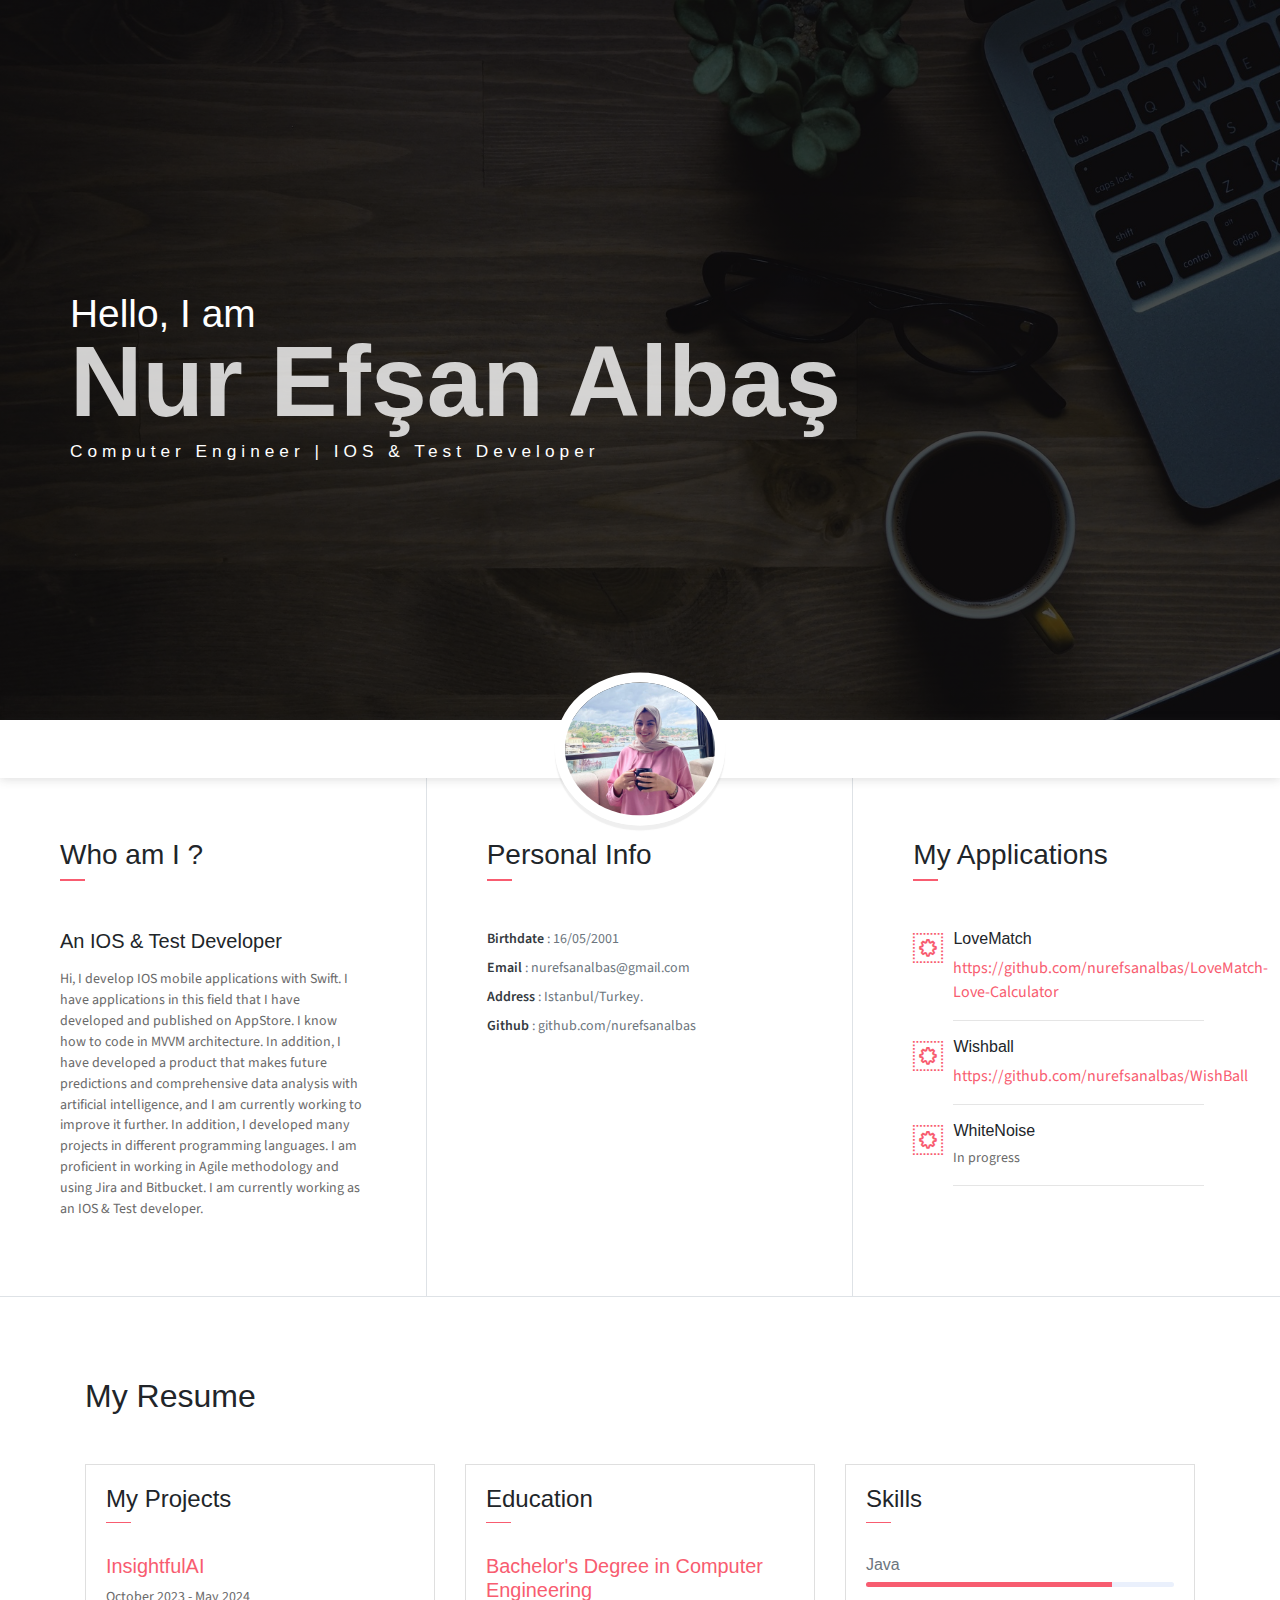
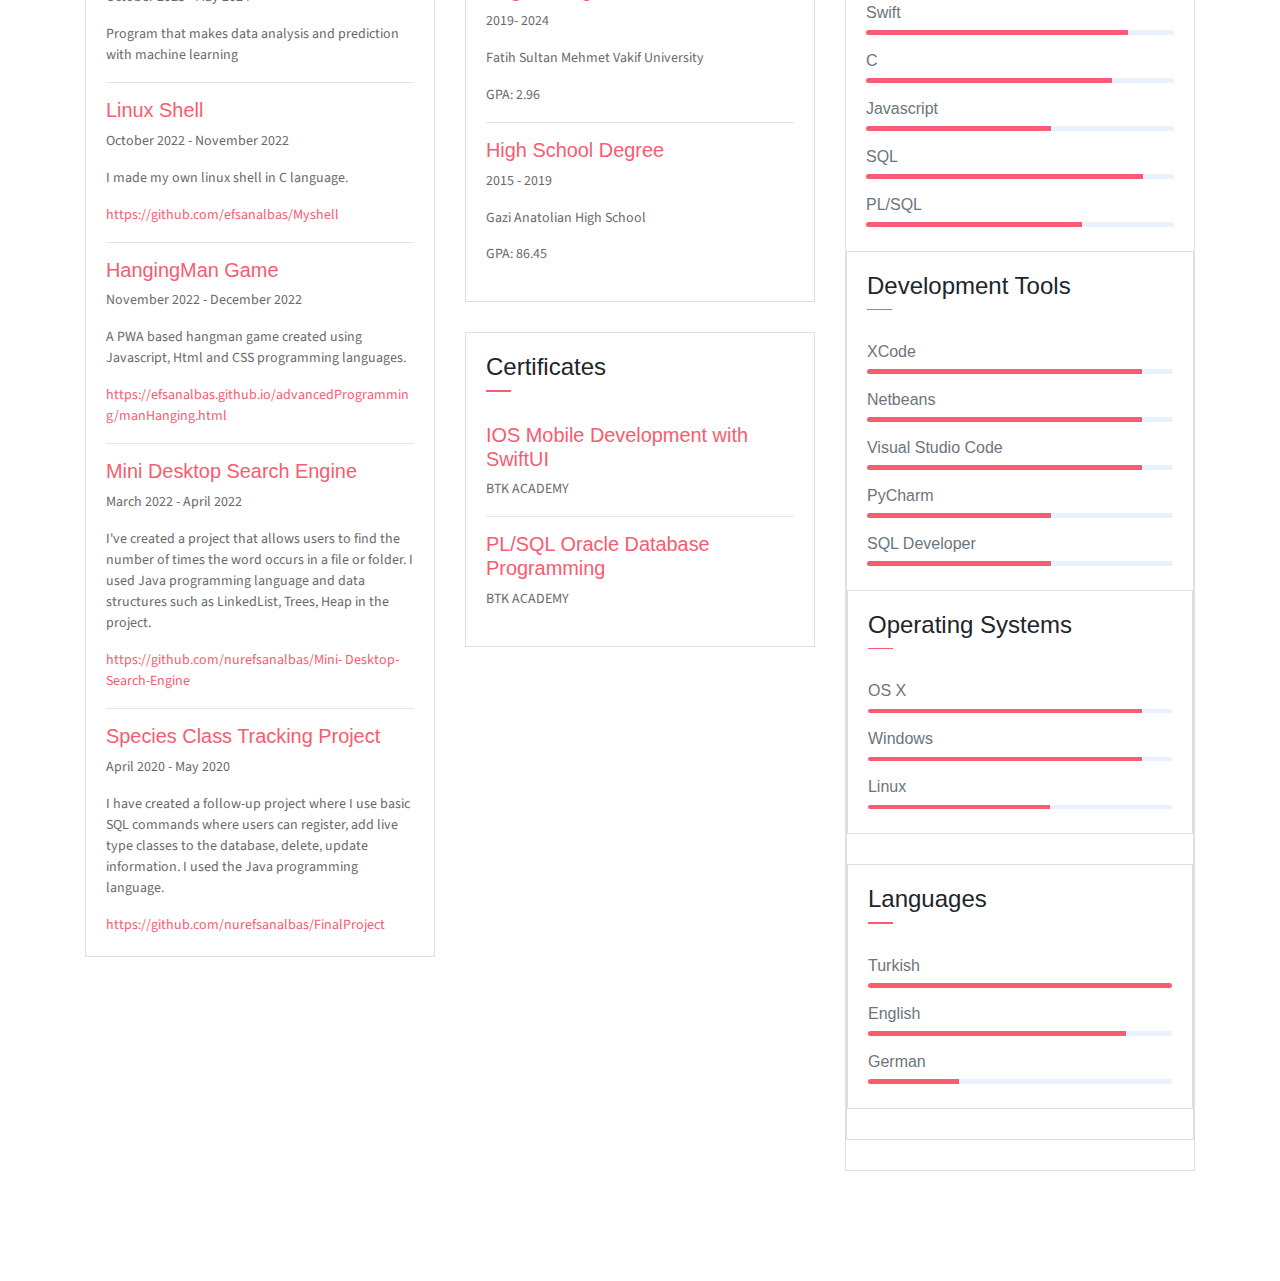
<file: index.html>
<!DOCTYPE html>
<html lang="en">
<head>
	<meta charset="utf-8">
    <meta name="viewport" content="width=device-width, initial-scale=1, shrink-to-fit=no">
    <meta name="author" content="nurefsanalbas">
    <title>nurefsanalbas</title>
    <link rel="stylesheet" href="assets/vendors/themify-icons/css/themify-icons.css">
	<link rel="stylesheet" href="assets/css/nurefsanalbas.css">
</head>
<body data-spy="scroll" data-target=".navbar" data-offset="40" id="home">
    <a href="components.html" class="btn btn-primary btn-component" data-spy="affix" data-offset-top="600"><i class="ti-shift-left-alt"></i> Components</a>
    <header class="header">
        <div class="container">
            <div class="header-content">
                <h4 class="header-subtitle" >Hello, I am</h4>
                <h1 class="header-title">Nur Efşan Albaş</h1>
                <h6 class="header-mono" >Computer Engineer | IOS & Test Developer</h6>
            </div>
        </div>
    </header>
    <nav class="navbar sticky-top navbar-expand-lg navbar-light bg-white" data-spy="affix" data-offset-top="510">
        <div class="container">
            <button class="navbar-toggler ml-auto" type="button" data-toggle="collapse" data-target="#navbarSupportedContent" aria-controls="navbarSupportedContent" aria-expanded="false" aria-label="Toggle navigation">
                <span class="navbar-toggler-icon"></span>
            </button>
            <div class="collapse mt-sm-20 navbar-collapse" id="navbarSupportedContent">

                <ul class="navbar-nav brand">
                    <img src="efsan123.png" alt="" class="brand-img">
                    <li class="brand-txt">
                        <h5 class="brand-title">Nur Efşan ALBAŞ</h5>
                    </li>
                </ul>
        
            </div>
        </div>
    </nav>
    <div class="container-fluid">
        <div id="about" class="row about-section">
            <div class="col-lg-4 about-card">
                <h3 class="font-weight-light">Who am I ?</h3>
                <span class="line mb-5"></span>
                <h5 class="mb-3">An IOS & Test Developer</h5>
                <p class="mt-20">Hi, I develop IOS mobile applications with Swift. I have applications in this field that I have developed and published on AppStore. I know how to code in MVVM architecture. In addition, I have developed a product that makes future predictions and comprehensive data analysis with artificial intelligence, and I am currently working to improve it further. In addition, I developed many projects in different programming languages. I am proficient in working in Agile methodology and using Jira and Bitbucket. I am currently working as an IOS & Test developer. </p>
            </div>
            <div class="col-lg-4 about-card">
                <h3 class="font-weight-light">Personal Info</h3>
                <span class="line mb-5"></span>
                <ul class="mt40 info list-unstyled">
                    <li><span>Birthdate</span> : 16/05/2001</li>
                    <li><span>Email</span> : nurefsanalbas@gmail.com</li>
                    <li><span>Address</span> : Istanbul/Turkey.</li>
                    <li><span>Github</span> : github.com/nurefsanalbas
                    </li>
                </ul>
            </div>
            <div class="col-lg-4 about-card">
                <h3 class="font-weight-light">My Applications</h3>
                <span class="line mb-5"></span>
                <div class="row">
                    <div class="col-1 text-danger pt-1"><i class="ti-widget icon-lg"></i></div>
                    <div class="col-10 ml-auto mr-3">
                        <h6>LoveMatch</h6>
                        <a href="https://github.com/nurefsanalbas/LoveMatch-Love-Calculator">https://github.com/nurefsanalbas/LoveMatch-Love-Calculator</a>

                        <hr>
                    </div>
                </div>
                <div class="row">
                    <div class="col-1 text-danger pt-1"><i class="ti-widget icon-lg"></i></div>
                    <div class="col-10 ml-auto mr-3">
                        <h6>Wishball</h6>
                        <a href="https://github.com/nurefsanalbas/WishBall">https://github.com/nurefsanalbas/WishBall</a>

                        <hr>
                    </div>
                </div>
                <div class="row">
                    <div class="col-1 text-danger pt-1"><i class="ti-widget icon-lg"></i></div>
                    <div class="col-10 ml-auto mr-3">
                        <h6>WhiteNoise</h6>
                        <p class="subtitle">In progress</p>
                        <hr>
                    </div>
                </div>
            </div>
        </div>
    </div>

    <!--Resume Section-->
    <section class="section" id="resume">
        <div class="container">
            <h2 class="mb-5"><span class="text-danger"></span>My Resume</h2>
            <div class="row">
                <div class="col-md-6 col-lg-4">
                    <div class="card">
                       <div class="card-header">
                            <div class="mt-2">
                                <h4>My Projects</h4>
                                <span class="line"></span>  
                            </div>
                        </div>
                        <div class="card-body">
			    <h6 class="title text-danger">InsightfulAI</h6>
                            <P>October 2023 - May 2024</P>
                            <P class="subtitle">Program that makes data analysis and prediction with machine learning</P>
                            <hr>
                            <h6 class="title text-danger">Linux Shell</h6>
                            <P>October 2022 - November 2022</P>
                            <P class="subtitle">I made my own linux shell in C language.</P>
                            <a href="https://github.com/efsanalbas/Myshell">https://github.com/efsanalbas/Myshell</a>
                            <hr>
                            <h6 class="title text-danger">HangingMan Game</h6>
                            <P>November 2022 - December 2022</P>
                            <P class="subtitle">A PWA based hangman game created using Javascript, Html and CSS programming languages.</P>
                            <a href="https://efsanalbas.github.io/advancedProgramming/manHanging.html
                            ">https://efsanalbas.github.io/advancedProgramming/manHanging.html</a>
                            <hr>
                            <h6 class="title text-danger">Mini Desktop Search Engine</h6>
                            <P> March 2022 - April 2022</P>
                            <P class="subtitle">I've created a project that allows users to find the number of times the word occurs in a file or folder. I used Java programming language and data structures such as LinkedList, Trees, Heap in the project.</P>
                            <a href="https://github.com/nurefsanalbas/Mini-
                            Desktop-Search-Engine">https://github.com/nurefsanalbas/Mini-
                            Desktop-Search-Engine</a>
                            <hr>
                            <h6 class="title text-danger">Species Class Tracking Project</h6>
                            <P> April 2020 - May 2020</P>
                            <P class="subtitle">I have created a follow-up project where I use basic SQL commands where users can register, add live type classes to the database, delete, update information. I used the Java programming language.</P>
                            <a href="https://github.com/nurefsanalbas/FinalProject">https://github.com/nurefsanalbas/FinalProject</a>
                        </div>
                    </div>
                </div>
                <div class="col-md-6 col-lg-4">
                    <div class="card">
                       <div class="card-header">
                            <div class="mt-2">
                                <h4>Education</h4>
                                <span class="line"></span>  
                            </div>
                        </div>
                        <div class="card-body">
                            <h6 class="title text-danger">Bachelor's Degree in Computer Engineering</h6>
                            <P>2019- 2024</P>
                            <P>Fatih Sultan Mehmet Vakif University</P>
                            <P class="subtitle">GPA: 2.96</P>
                            <hr>
                            <h6 class="title text-danger">High School Degree</h6>
                            <P>2015 - 2019</P>
                            <P>Gazi Anatolian High School</P>
                            <P class="subtitle">GPA: 86.45</P>
                            
                        </div>
                    </div>
                    <div class="card">
                        <div class="card-header">
                             <div class="mt-2">
                                 <h4>Certificates</h4>
                                 <span class="line"></span>  
                             </div>
                         </div>
                         <div class="card-body">
                             <h6 class="title text-danger">IOS Mobile Development with SwiftUI</h6>
                             <P>BTK ACADEMY</P>
                             <hr>
                             <h6 class="title text-danger">PL/SQL Oracle Database Programming</h6>
                             <P>BTK ACADEMY</P>
                         </div>
                     </div>
                </div>
                
                <div class="col-lg-4">
                    <div class="card">
                       <div class="card-header">
                            <div class="pull-left">
                                <h4 class="mt-2">Skills</h4>
                                <span class="line"></span>  
                            </div>
                        </div>
                        <div class="card-body pb-2">
                           <h6>Java</h6>
                            <div class="progress mb-3">
                                <div class="progress-bar bg-danger" role="progressbar" style="width: 80%" aria-valuenow="25" aria-valuemin="0" aria-valuemax="100"></div>
                            </div>
                            <h6>Swift</h6>
                            <div class="progress mb-3">
                                <div class="progress-bar bg-danger" role="progressbar" style="width: 85%" aria-valuenow="25" aria-valuemin="0" aria-valuemax="100"></div>
                            </div>
                            <h6>C</h6>
                            <div class="progress mb-3">
                                <div class="progress-bar bg-danger" role="progressbar" style="width: 80%" aria-valuenow="50" aria-valuemin="0" aria-valuemax="100"></div>
                            </div>
                            <h6>Javascript</h6>
                            <div class="progress mb-3">
                                <div class="progress-bar bg-danger" role="progressbar" style="width: 60%" aria-valuenow="75" aria-valuemin="0" aria-valuemax="100"></div>
                            </div>
                            <h6>SQL</h6>
                            <div class="progress mb-3">
                                <div class="progress-bar bg-danger" role="progressbar" style="width: 90%" aria-valuenow="75" aria-valuemin="0" aria-valuemax="100"></div>
                            </div>
                            <h6>PL/SQL</h6>
                            <div class="progress mb-3">
                                <div class="progress-bar bg-danger" role="progressbar" style="width: 70%" aria-valuenow="75" aria-valuemin="0" aria-valuemax="100"></div>
                            </div>
                          
                        </div>
                        <div class="card">
                            <div class="card-header">
                                 <div class="pull-left">
                                     <h4 class="mt-2">Development Tools</h4>
                                     <span class="line"></span>  
                                 </div>
                             </div>
                             <div class="card-body pb-2">
                                <h6>XCode</h6>
                                 <div class="progress mb-3">
                                     <div class="progress-bar bg-danger" role="progressbar" style="width: 90%" aria-valuenow="25" aria-valuemin="0" aria-valuemax="100"></div>
                                 </div>
                                 <h6>Netbeans</h6>
                                 <div class="progress mb-3">
                                     <div class="progress-bar bg-danger" role="progressbar" style="width: 90%" aria-valuenow="25" aria-valuemin="0" aria-valuemax="100"></div>
                                 </div>
                                 <h6>Visual Studio Code</h6>
                                 <div class="progress mb-3">
                                     <div class="progress-bar bg-danger" role="progressbar" style="width: 90%" aria-valuenow="50" aria-valuemin="0" aria-valuemax="100"></div>
                                 </div>
                                 <h6>PyCharm</h6>
                                 <div class="progress mb-3">
                                     <div class="progress-bar bg-danger" role="progressbar" style="width: 60%" aria-valuenow="75" aria-valuemin="0" aria-valuemax="100"></div>
                                 </div>
                                 <h6>SQL Developer</h6>
                                 <div class="progress mb-3">
                                     <div class="progress-bar bg-danger" role="progressbar" style="width: 60%" aria-valuenow="75" aria-valuemin="0" aria-valuemax="100"></div>
                                 </div>
                               
                             </div>
                             <div class="card">
                                <div class="card-header">
                                     <div class="pull-left">
                                         <h4 class="mt-2">Operating Systems</h4>
                                         <span class="line"></span>  
                                     </div>
                                 </div>
                                 <div class="card-body pb-2">
                                    <h6>OS X</h6>
                                     <div class="progress mb-3">
                                         <div class="progress-bar bg-danger" role="progressbar" style="width: 90%" aria-valuenow="25" aria-valuemin="0" aria-valuemax="100"></div>
                                     </div>
                                     <h6>Windows</h6>
                                     <div class="progress mb-3">
                                         <div class="progress-bar bg-danger" role="progressbar" style="width: 90%" aria-valuenow="25" aria-valuemin="0" aria-valuemax="100"></div>
                                     </div>
                                     <h6>Linux</h6>
                                     <div class="progress mb-3">
                                         <div class="progress-bar bg-danger" role="progressbar" style="width: 60%" aria-valuenow="50" aria-valuemin="0" aria-valuemax="100"></div>
                                     </div>
                                   
                                 </div>
                    </div>
                    <div class="card">
                       <div class="card-header">
                            <div class="pull-left">
                                <h4 class="mt-2">Languages</h4>
                                <span class="line"></span>  
                            </div>
                        </div>
                        <div class="card-body pb-2">
                           <h6>Turkish</h6>
                            <div class="progress mb-3">
                                <div class="progress-bar bg-danger" role="progressbar" style="width: 100%" aria-valuenow="25" aria-valuemin="0" aria-valuemax="100"></div>
                            </div>
                            <h6>English</h6>
                            <div class="progress mb-3">
                                <div class="progress-bar bg-danger" role="progressbar" style="width: 85%" aria-valuenow="25" aria-valuemin="0" aria-valuemax="100"></div>
                            </div>
                            <h6>German</h6>
                            <div class="progress mb-3">
                                <div class="progress-bar bg-danger" role="progressbar" style="width: 30%" aria-valuenow="50" aria-valuemin="0" aria-valuemax="100"></div>
                            </div>
                        </div>
                    </div>
                </div>
            </div>
        </div>
    </section>




</body>
</html>
</file>
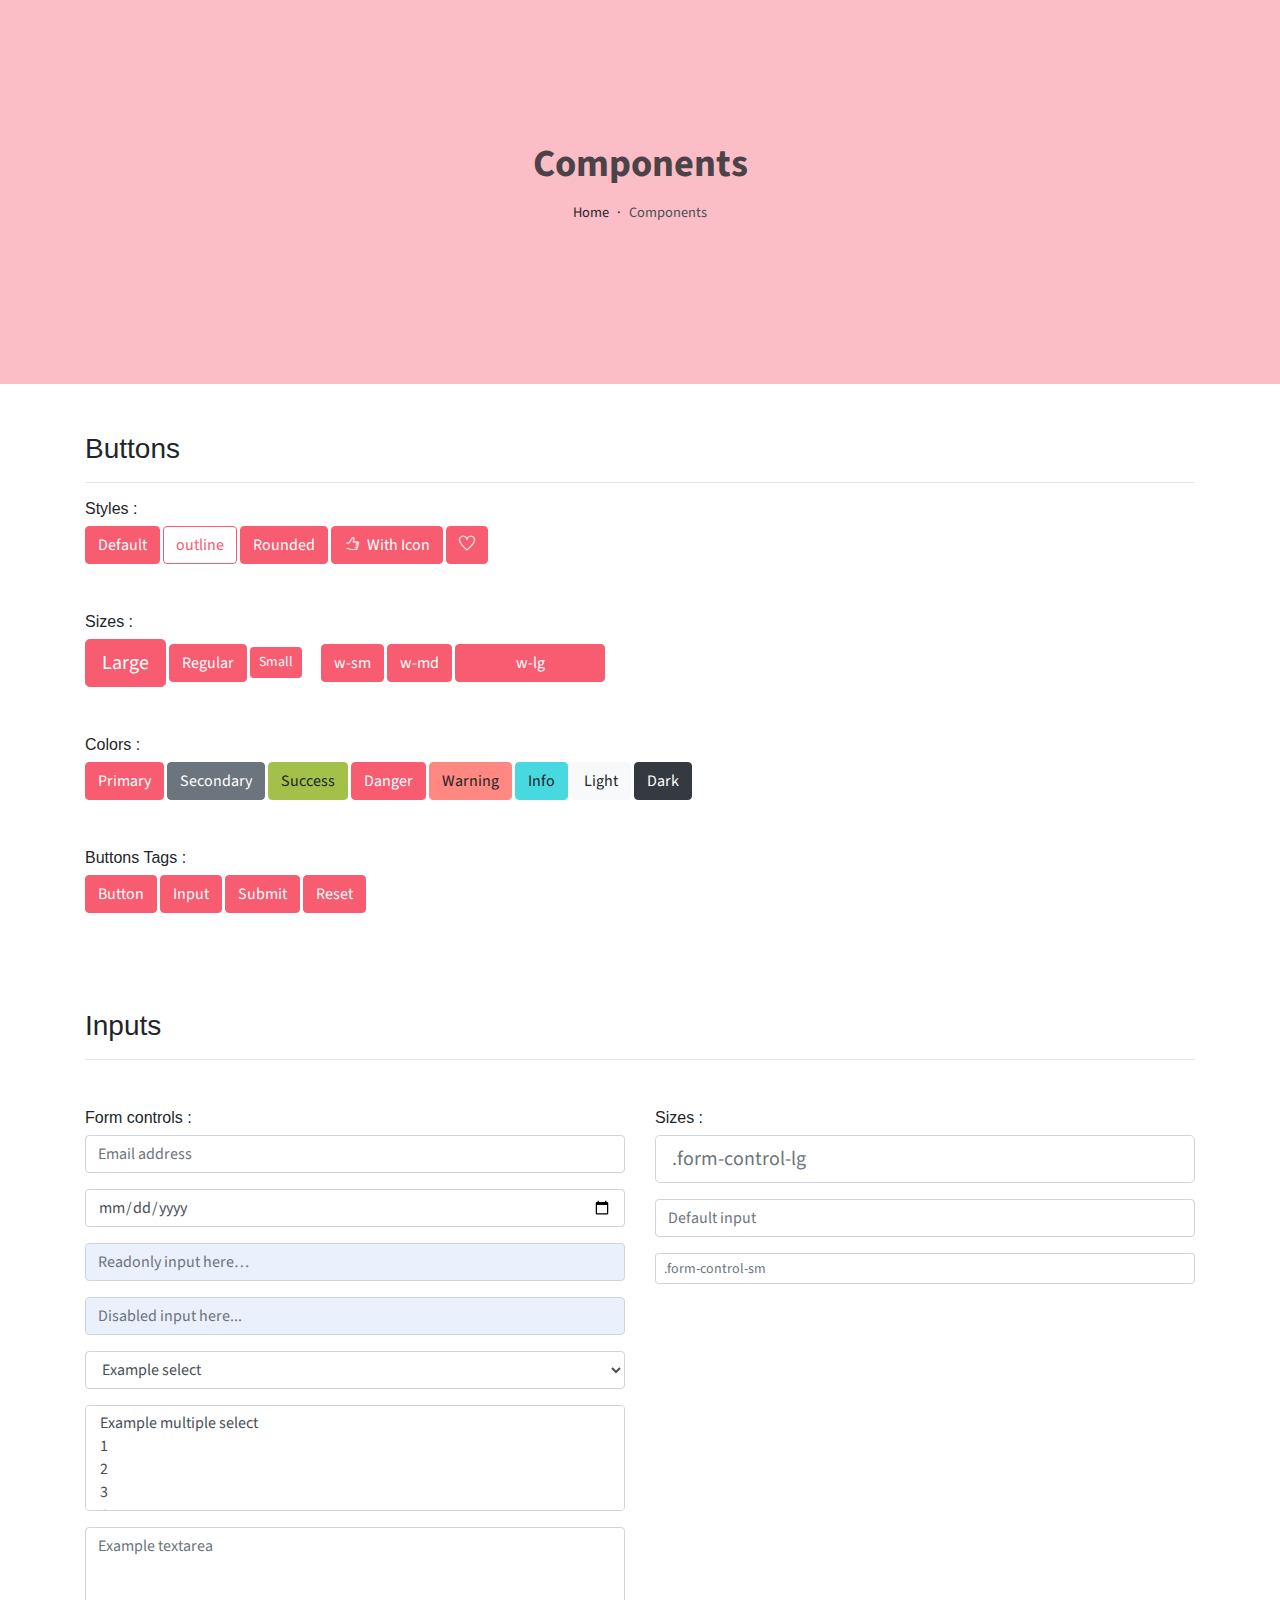
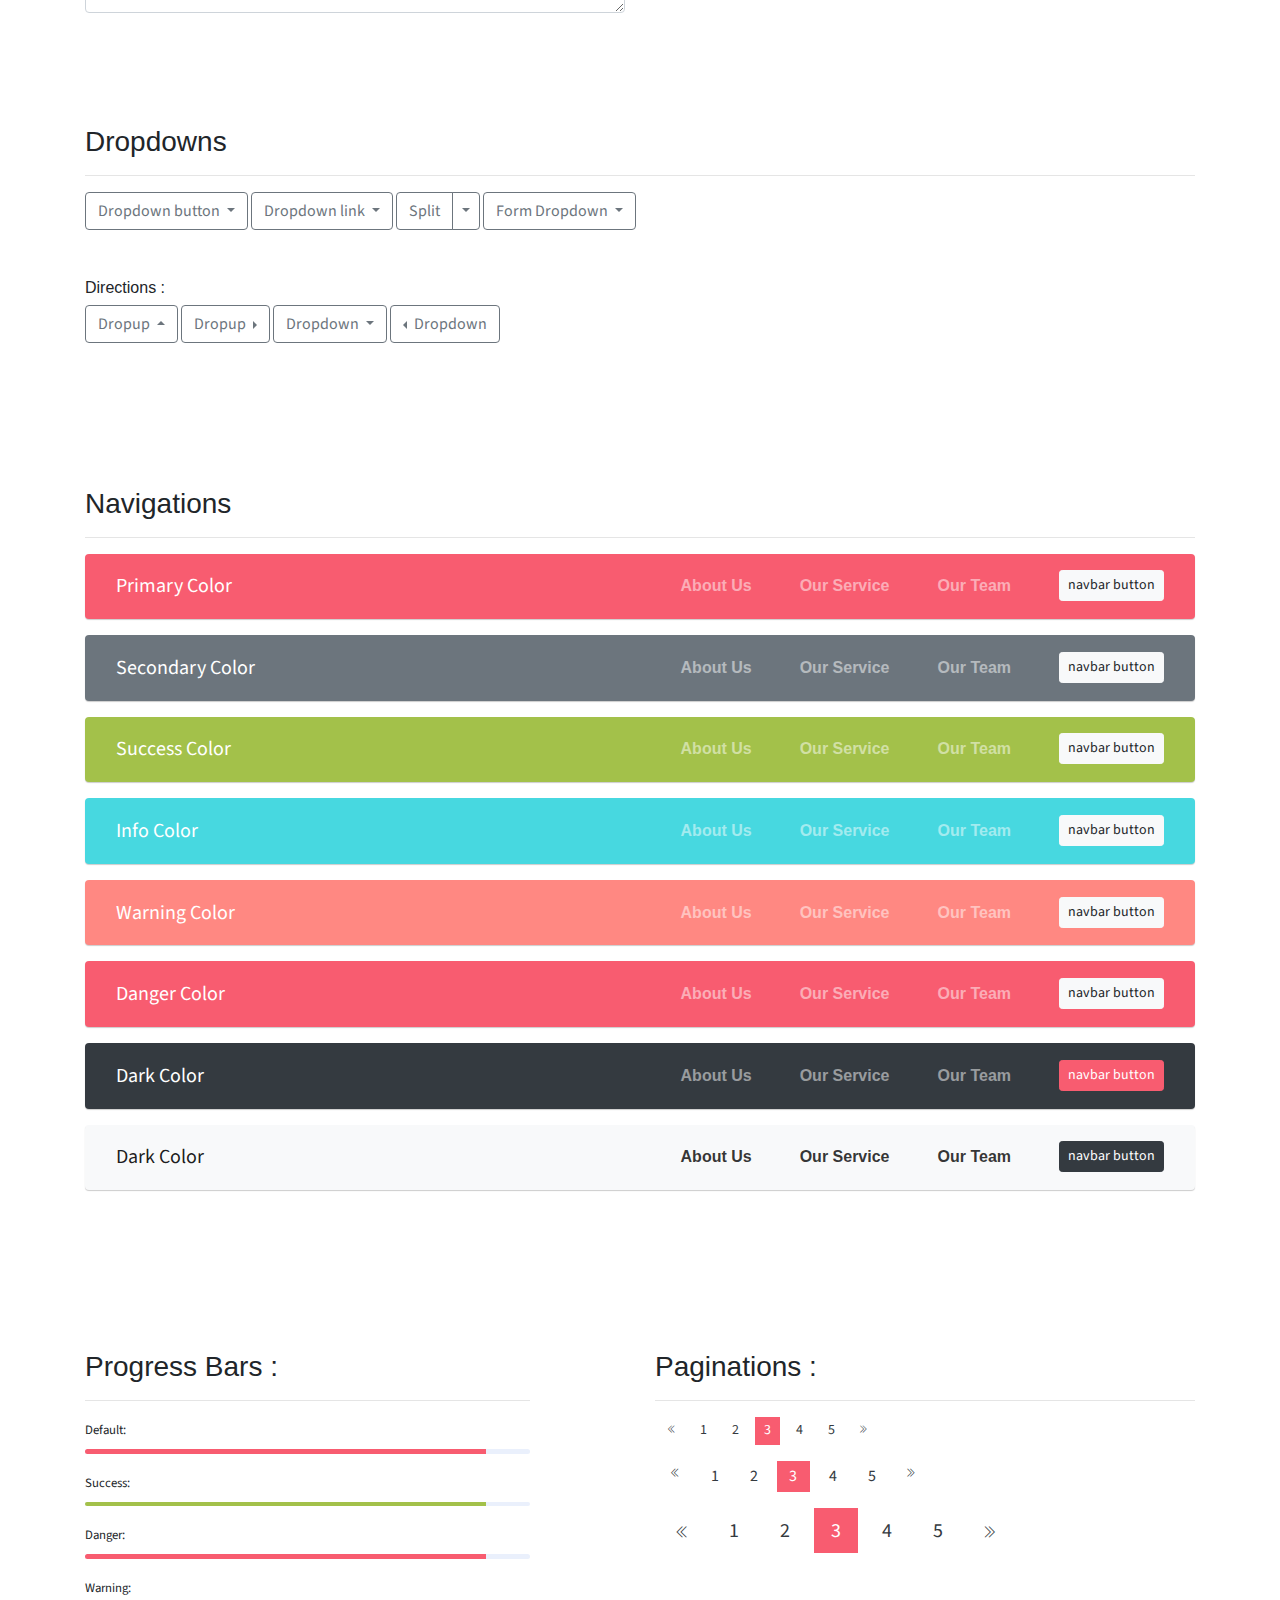
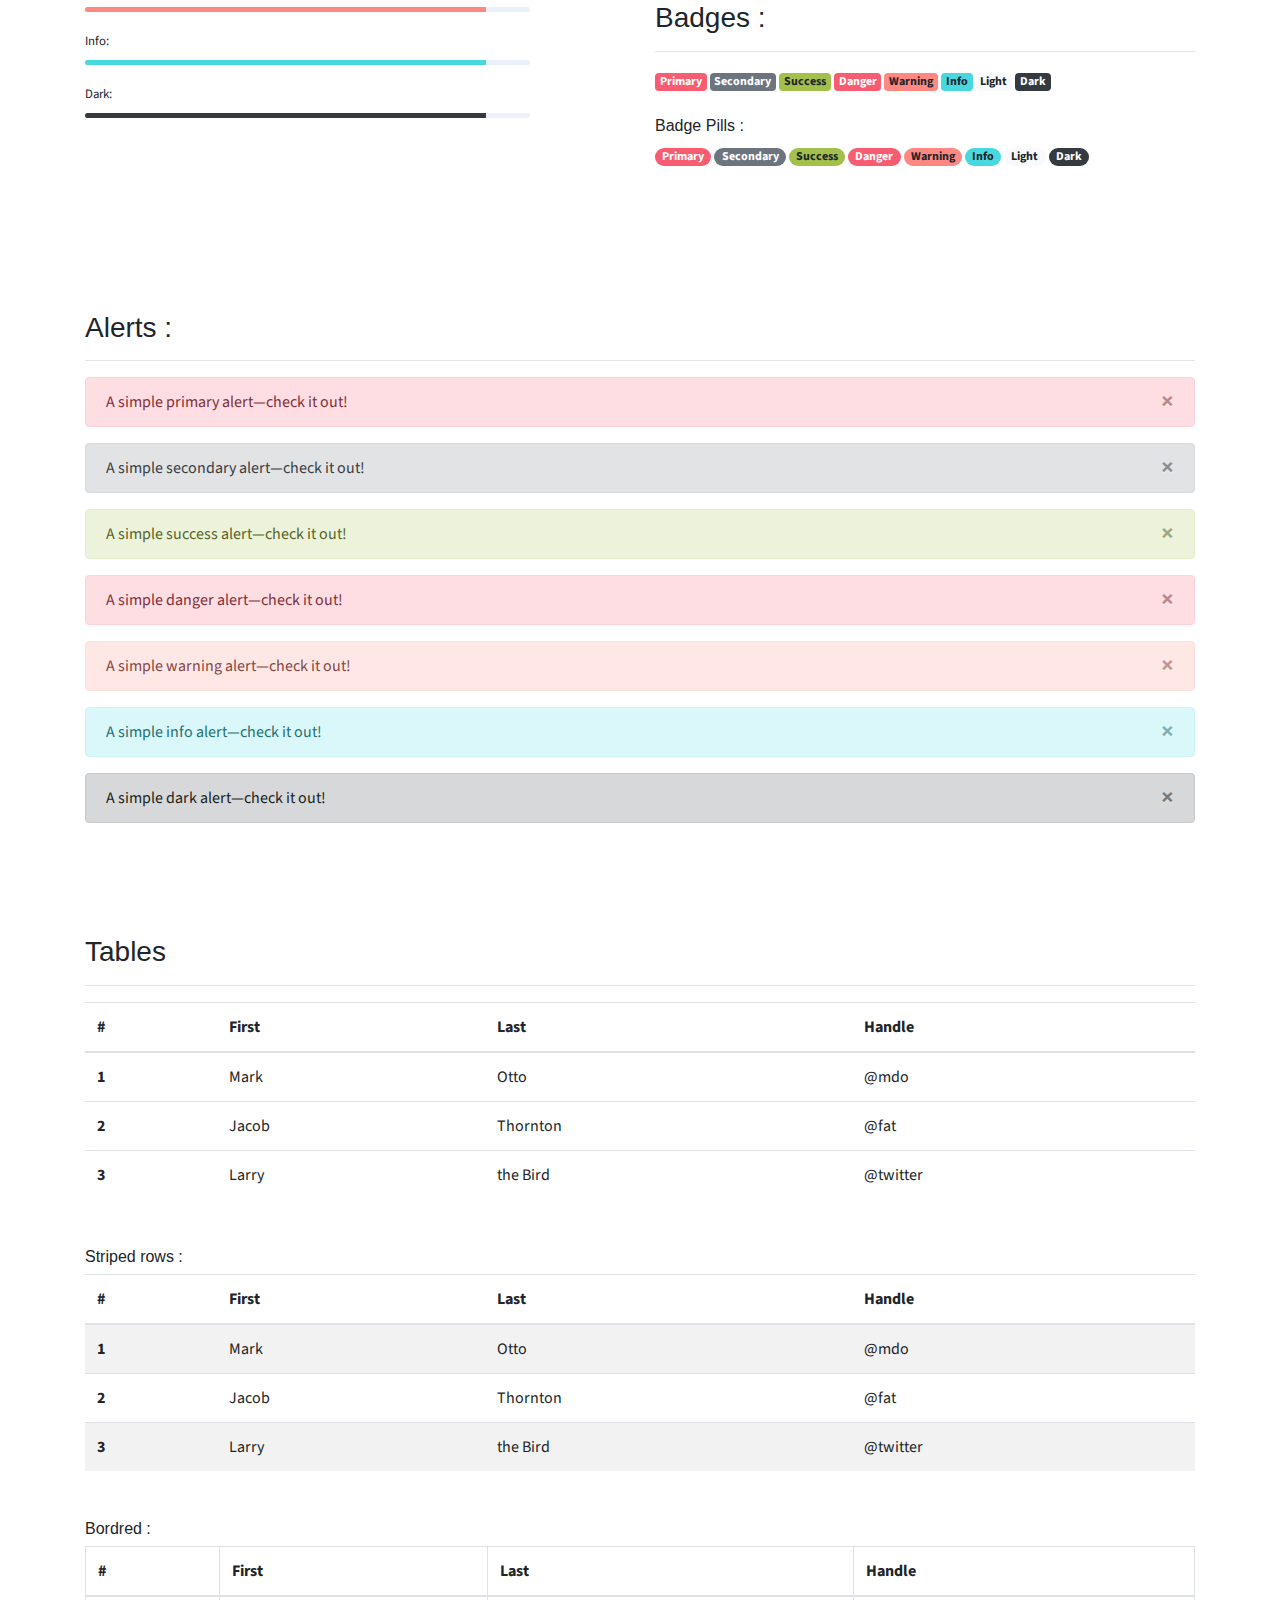
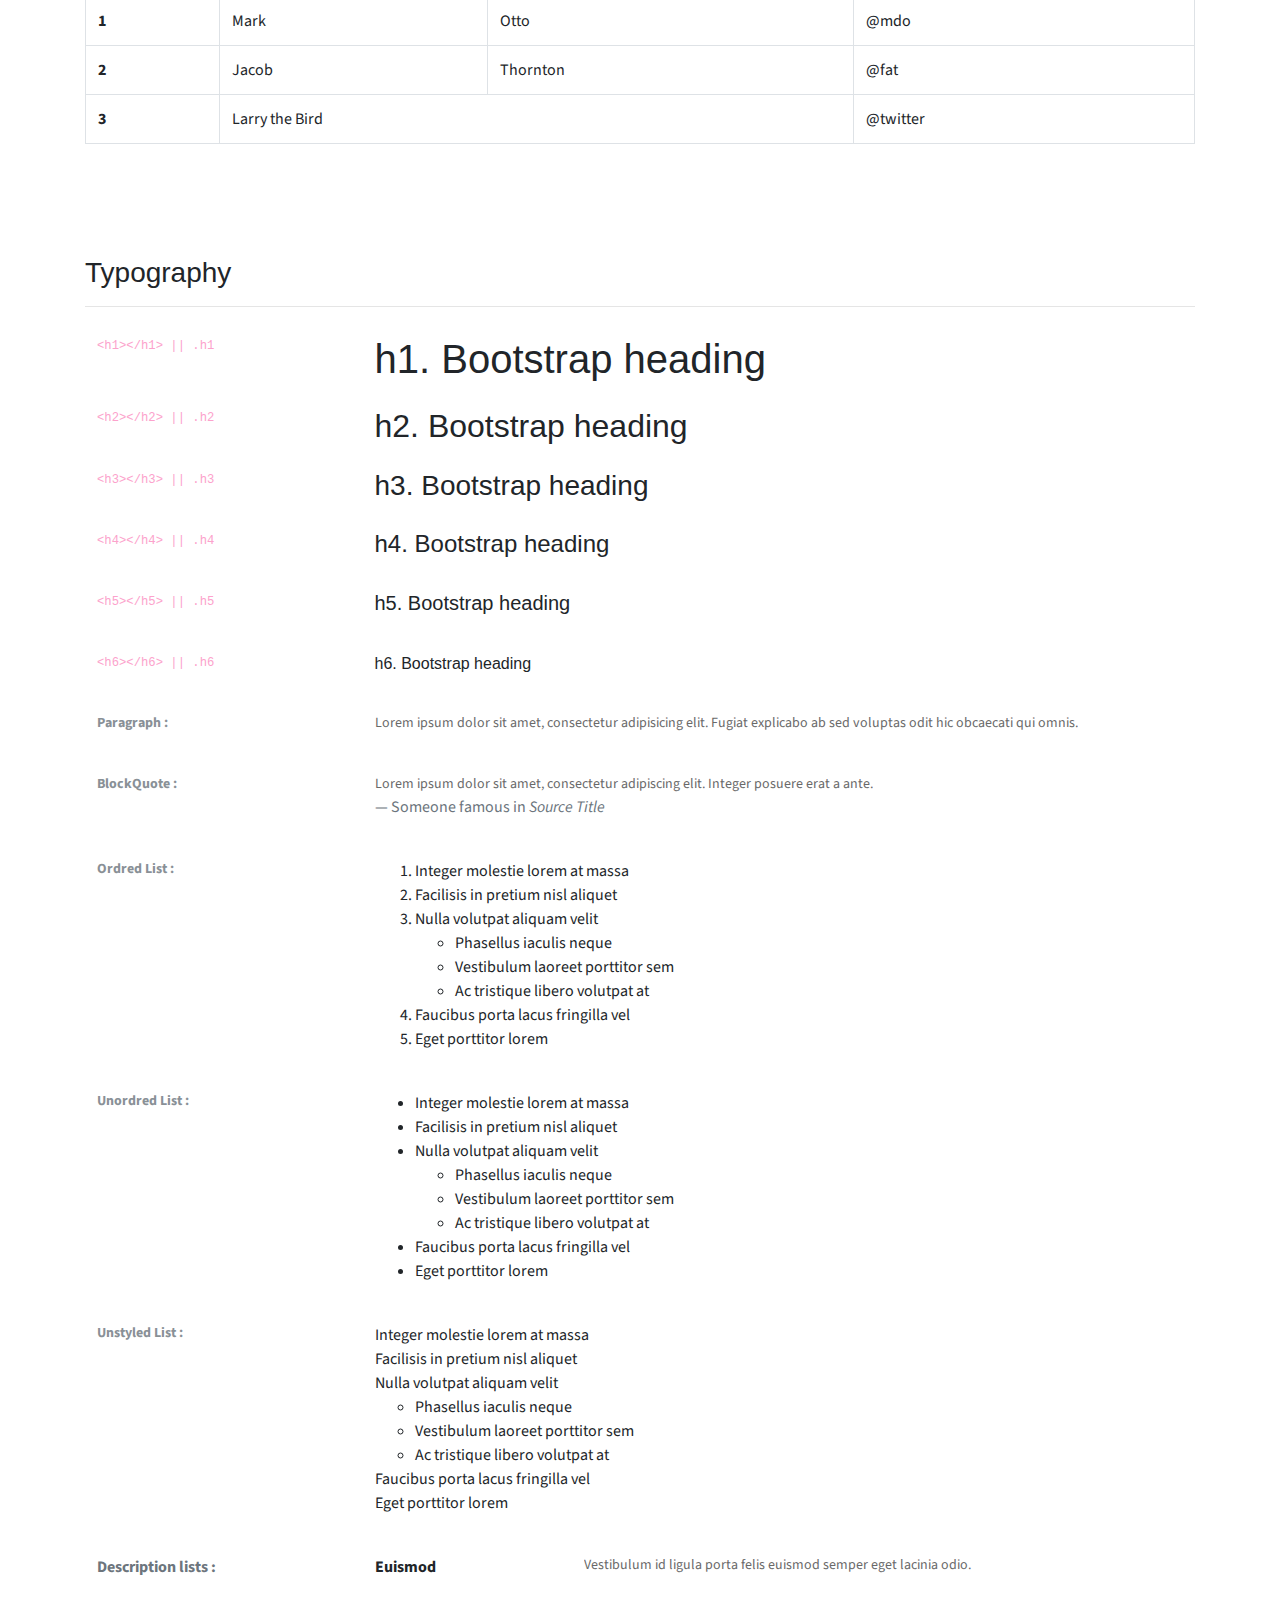
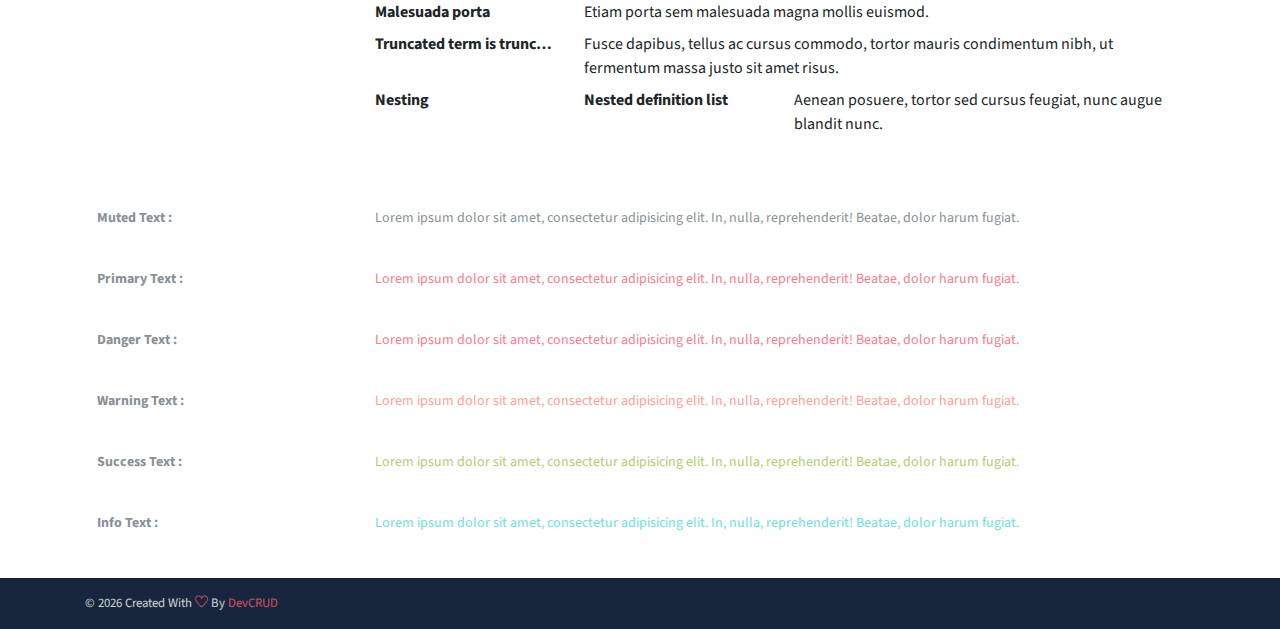
<file: components.html>
<!DOCTYPE html>
<html lang="en">
<head>
   <meta charset="utf-8">
   <meta name="viewport" content="width=device-width, initial-scale=1, shrink-to-fit=no">
   <meta name="description" content="Start your development with JohnDoe landing page.">
   <meta name="author" content="Devcrud">
   <title>nurefsanalbas | Components</title>
   <link rel="icon" href="assets/imgs/favicon.png" type="image/png">
   <!-- font icons -->
   <link rel="stylesheet" href="assets/vendors/themify-icons/css/themify-icons.css">
   <!-- Bootstrap + Steller  -->
   <link rel="stylesheet" href="assets/css/nurefsanalbas.css">
</head>
<body>

   <!-- Page Header -->
   <header class="header header-mini"> 
      <div class="header-title">Components</div> 
      <nav aria-label="breadcrumb">
         <ol class="breadcrumb">
            <li class="breadcrumb-item"><a href="/">Home</a></li>
            <li class="breadcrumb-item active" aria-current="page">Components</li>
         </ol>
      </nav>
   </header> <!-- End Of Page Header -->

   <!-- main content -->
   <div class="container">

      <!-- Buttons -->
      <h3 class="mt-5">Buttons</h3>
      <hr>
      <h6 class="section-secondary-title">Styles :</h6>
      <button class="btn btn-primary">Default</button>
      <button class="btn btn-outline-primary">outline</button>
      <button class="btn btn-primary rounded">Rounded</button>
      <button class="btn btn-primary rounded"><i class="ti-thumb-up pr-1"></i> With Icon</button>
      <button class="btn btn-primary circle"><i class="ti-heart"></i></button>

      <h6 class="section-secondary-title mt-5">Sizes :</h6>
      <button class="btn btn-primary btn-lg">Large</button>
      <button class="btn btn-primary ">Regular</button>
      <button class="btn btn-primary btn-sm">Small</button>
      <button class="btn btn-primary w-sm ml-3">w-sm</button>
      <button class="btn btn-primary w-md">w-md</button>
      <button class="btn btn-primary w-lg">w-lg</button>

      <h6 class="section-secondary-title mt-5">Colors :</h6>          
      <button type="button" class="btn btn-primary">Primary</button>
      <button type="button" class="btn btn-secondary">Secondary</button>
      <button type="button" class="btn btn-success">Success</button>
      <button type="button" class="btn btn-danger">Danger</button>
      <button type="button" class="btn btn-warning">Warning</button>
      <button type="button" class="btn btn-info">Info</button>
      <button type="button" class="btn btn-light">Light</button>
      <button type="button" class="btn btn-dark">Dark</button>

      <h6 class="section-secondary-title mt-5">Buttons Tags :</h6>
      <button class="btn btn-primary" type="submit">Button</button>
      <input class="btn btn-primary" type="button" value="Input">
      <input class="btn btn-primary" type="submit" value="Submit">
      <input class="btn btn-primary" type="reset" value="Reset">
      
      <!-- devider -->
      <div class="py-5"></div>

      <!-- Inputs -->
      <h3>Inputs</h3>
      <hr>
      <div class="row mt-5">
         <div class="col-md-6">
            <h6 class="section-secondary-title">Form controls :</h6>        
            <div class="form-group">
               <input type="email" class="form-control" id="exampleFormControlInput1" placeholder="Email address">
            </div>
            <div class="form-group">
               <input type="date" class="form-control" id="exampleFormControlInput1" placeholder="Date">
            </div>
            <div class="form-group">
               <input class="form-control" type="text" placeholder="Readonly input here…" readonly>
            </div>
            <div class="form-group">
               <input class="form-control" id="disabledInput" type="text" placeholder="Disabled input here..." disabled>
            </div>
            <div class="form-group">
               <select class="form-control" id="exampleFormControlSelect1">
                  <option>Example select</option>
                  <option>1</option>
                  <option>2</option>
                  <option>3</option>
                  <option>4</option>
                  <option>5</option>
               </select>
            </div>
            <div class="form-group">
               <select multiple class="form-control" id="exampleFormControlSelect2">
                  <option>Example multiple select</option>
                  <option>1</option>
                  <option>2</option>
                  <option>3</option>
                  <option>4</option>
                  <option>5</option>
               </select>
            </div>
            <div class="form-group">
               <textarea class="form-control" id="exampleFormControlTextarea1" rows="3" placeholder="Example textarea"></textarea>
            </div>
         </div>
         <div class="col-md-6">
            <h6 class="section-secondary-title">Sizes :</h6>    
            <div class="form-group">
               <input class="form-control form-control-lg" type="text" placeholder=".form-control-lg">             
            </div>
            <div class="form-group">
               <input class="form-control" type="text" placeholder="Default input">
            </div>
            <div class="form-group">
               <input class="form-control form-control-sm" type="text" placeholder=".form-control-sm"> 
            </div>
         </div>
      </div> <!-- end of inputs -->   

      <!-- devider -->
      <div class="py-5"></div>             

      <!-- Dropdowns -->
      <h3 class="components-section-title font-weight-normal">Dropdowns</h3>
      <hr>
      <div class="dropdown d-inline-block">
         <button class="btn btn-outline-secondary dropdown-toggle" type="button" id="dropdownMenuButton" data-toggle="dropdown" aria-haspopup="true" aria-expanded="false">
         Dropdown button
         </button>
         <div class="dropdown-menu" aria-labelledby="dropdownMenuButton">
         <a class="dropdown-item" href="#">Action</a>
         <a class="dropdown-item" href="#">Another action</a>
         <a class="dropdown-item" href="#">Something else here</a>
         </div>
      </div>
      <div class="dropdown d-inline-block">
         <a class="btn btn-outline-secondary dropdown-toggle" href="#" role="button" id="dropdownMenuLink" data-toggle="dropdown" aria-haspopup="true" aria-expanded="false">
            Dropdown link
         </a>
         <div class="dropdown-menu" aria-labelledby="dropdownMenuLink">
            <a class="dropdown-item" href="#">Action</a>
            <a class="dropdown-item" href="#">Another action</a>
            <a class="dropdown-item" href="#">Something else here</a>
         </div>
      </div>
      <div class="btn-group">
         <button type="button" class="btn btn-outline-secondary">Split</button>
         <button type="button" class="btn btn-outline-secondary dropdown-toggle dropdown-toggle-split" data-toggle="dropdown" aria-haspopup="true" aria-expanded="false">
         <span class="sr-only">Toggle Dropdown</span>
         </button>
         <div class="dropdown-menu">
            <a class="dropdown-item" href="#">Action</a>
            <a class="dropdown-item" href="#">Another action</a>
            <a class="dropdown-item" href="#">Something else here</a>
            <div class="dropdown-divider"></div>
            <a class="dropdown-item" href="#">Separated link</a>
         </div>
      </div>
      <div class="btn-group">
         <button class="btn btn-outline-secondary dropdown-toggle" type="button" id="dropdownMenuButton" data-toggle="dropdown" aria-haspopup="true" aria-expanded="false">
            Form Dropdown
         </button>
         <div class="dropdown-menu form">
            <form class="px-4 py-3">
               <div class="form-group">
                  <input type="email" class="form-control" id="exampleDropdownFormEmail1" placeholder="email@example.com">
               </div>
               <div class="form-group">
                  <input type="password" class="form-control" id="exampleDropdownFormPassword1" placeholder="Password">
               </div>
               <div class="form-check mb-3">
                  <input type="checkbox" class="form-check-input" id="dropdownCheck">
                  <label class="form-check-label" for="dropdownCheck">
                     Remember me
                  </label>
               </div>
               <button type="submit" class="btn btn-primary btn-block">Sign in</button>
            </form>
            <div class="dropdown-divider"></div>
            <a class="dropdown-item" href="#"><small>New around here? Sign up</small></a>
            <a class="dropdown-item" href="#"><small>Forgot password?</small></a>
         </div>
      </div>       
      <h6 class="section-secondary-title mt-5">Directions :</h6>  
      <div class="btn-group dropup">
         <button type="button" class="btn btn-outline-secondary dropdown-toggle" data-toggle="dropdown" aria-haspopup="true" aria-expanded="false">
            Dropup
         </button>
         <div class="dropdown-menu">
            <a class="dropdown-item" href="#">Action</a>
            <a class="dropdown-item" href="#">Another action</a>
            <a class="dropdown-item" href="#">Something else here</a>
            <div class="dropdown-divider"></div>
            <a class="dropdown-item" href="#">Separated link</a>
         </div>
      </div>
      <div class="btn-group dropright">
         <button type="button" class="btn btn-outline-secondary dropdown-toggle" data-toggle="dropdown" aria-haspopup="true" aria-expanded="false">
            Dropup
         </button>
         <div class="dropdown-menu">
            <a class="dropdown-item" href="#">Action</a>
            <a class="dropdown-item" href="#">Another action</a>
            <a class="dropdown-item" href="#">Something else here</a>
            <div class="dropdown-divider"></div>
            <a class="dropdown-item" href="#">Separated link</a>
         </div>
      </div>
      <div class="btn-group">
         <button type="button" class="btn btn-outline-secondary dropdown-toggle" data-toggle="dropdown" aria-haspopup="true" aria-expanded="false">
            Dropdown
         </button>
         <div class="dropdown-menu">
            <a class="dropdown-item" href="#">Action</a>
            <a class="dropdown-item" href="#">Another action</a>
            <a class="dropdown-item" href="#">Something else here</a>
            <div class="dropdown-divider"></div>
            <a class="dropdown-item" href="#">Separated link</a>
         </div>
      </div>
      <div class="btn-group dropleft">
         <button type="button" class="btn btn-outline-secondary dropdown-toggle" data-toggle="dropdown" aria-haspopup="true" aria-expanded="false">
            Dropdown
         </button>
         <div class="dropdown-menu">
            <a class="dropdown-item" href="#">Action</a>
            <a class="dropdown-item" href="#">Another action</a>
            <a class="dropdown-item" href="#">Something else here</a>
            <div class="dropdown-divider"></div>
            <a class="dropdown-item" href="#">Separated link</a>
         </div>
      </div> <!-- end of Dropdowns -->  

      <!-- devider -->
      <div class="py-5"></div>   

      <!-- navbars -->
      <h3 class="components-section-title font-weight-normal mt-5">Navigations</h3>
      <hr>
      <nav class="navbar navbar-expand-sm navbar-dark bg-primary rounded shadow mb-3">
         <div class="container">
            <a class="navbar-brand" href="#">Primary Color</a>
            <button class="navbar-toggler ml-auto" type="button" data-toggle="collapse" data-target="#navbarSupportedContent" aria-controls="navbarSupportedContent" aria-expanded="false" aria-label="Toggle navigation">
            <span class="navbar-toggler-icon"></span>
            </button>
            <div class="collapse navbar-collapse" id="navbarSupportedContent">
               <ul class="navbar-nav ml-auto"> 
                  <li class="nav-item">
                     <a class="nav-link" href="#about">About Us</a>
                  </li>
                  <li class="nav-item">
                     <a class="nav-link" href="#service">Our Service</a>
                  </li>
                  <li class="nav-item">
                     <a class="nav-link" href="#team">Our Team</a>
                  </li>
                  <li class="nav-item">
                     <a href="#book-table" class="ml-4 mt-1 btn btn-light btn-sm">navbar button</a>
                  </li>
               </ul>                       
            </div>
         </div>
      </nav>
      <nav class="navbar navbar-expand-sm navbar-dark bg-secondary rounded shadow mb-3">
         <div class="container">
            <a class="navbar-brand" href="#">Secondary Color</a>
            <button class="navbar-toggler ml-auto" type="button" data-toggle="collapse" data-target="#navbarSupportedContent" aria-controls="navbarSupportedContent" aria-expanded="false" aria-label="Toggle navigation">
            <span class="navbar-toggler-icon"></span>
            </button>
            <div class="collapse navbar-collapse" id="navbarSupportedContent">
               <ul class="navbar-nav ml-auto"> 
                  <li class="nav-item">
                     <a class="nav-link" href="#about">About Us</a>
                  </li>
                  <li class="nav-item">
                     <a class="nav-link" href="#service">Our Service</a>
                  </li>
                  <li class="nav-item">
                     <a class="nav-link" href="#team">Our Team</a>
                  </li>
                  <li class="nav-item">
                     <a href="#book-table" class="ml-4 mt-1 btn btn-light btn-sm">navbar button</a>
                  </li>
               </ul>                       
            </div>
         </div>
      </nav>
      <nav class="navbar navbar-expand-sm navbar-dark bg-success rounded shadow mb-3">
         <div class="container">
            <a class="navbar-brand" href="#">Success Color</a>
            <button class="navbar-toggler ml-auto" type="button" data-toggle="collapse" data-target="#navbarSupportedContent" aria-controls="navbarSupportedContent" aria-expanded="false" aria-label="Toggle navigation">
            <span class="navbar-toggler-icon"></span>
            </button>
            <div class="collapse navbar-collapse" id="navbarSupportedContent">
               <ul class="navbar-nav ml-auto"> 
                  <li class="nav-item">
                     <a class="nav-link" href="#about">About Us</a>
                  </li>
                  <li class="nav-item">
                     <a class="nav-link" href="#service">Our Service</a>
                  </li>
                  <li class="nav-item">
                     <a class="nav-link" href="#team">Our Team</a>
                  </li>
                  <li class="nav-item">
                     <a href="#book-table" class="ml-4 mt-1 btn btn-light btn-sm">navbar button</a>
                  </li>
               </ul>                       
            </div>
         </div>
      </nav>
      <nav class="navbar navbar-expand-sm navbar-dark bg-info rounded shadow mb-3">
         <div class="container">
            <a class="navbar-brand" href="#">Info Color</a>
            <button class="navbar-toggler ml-auto" type="button" data-toggle="collapse" data-target="#navbarSupportedContent" aria-controls="navbarSupportedContent" aria-expanded="false" aria-label="Toggle navigation">
            <span class="navbar-toggler-icon"></span>
            </button>
            <div class="collapse navbar-collapse" id="navbarSupportedContent">
               <ul class="navbar-nav ml-auto"> 
                  <li class="nav-item">
                     <a class="nav-link" href="#about">About Us</a>
                  </li>
                  <li class="nav-item">
                     <a class="nav-link" href="#service">Our Service</a>
                  </li>
                  <li class="nav-item">
                     <a class="nav-link" href="#team">Our Team</a>
                  </li>
                  <li class="nav-item">
                     <a href="#book-table" class="ml-4 mt-1 btn btn-light btn-sm">navbar button</a>
                  </li>
               </ul>                       
            </div>
         </div>
      </nav>
      <nav class="navbar navbar-expand-sm navbar-dark bg-warning rounded shadow mb-3">
         <div class="container">
            <a class="navbar-brand" href="#">Warning Color</a>
            <button class="navbar-toggler ml-auto" type="button" data-toggle="collapse" data-target="#navbarSupportedContent" aria-controls="navbarSupportedContent" aria-expanded="false" aria-label="Toggle navigation">
            <span class="navbar-toggler-icon"></span>
            </button>
            <div class="collapse navbar-collapse" id="navbarSupportedContent">
               <ul class="navbar-nav ml-auto"> 
                  <li class="nav-item">
                     <a class="nav-link" href="#about">About Us</a>
                  </li>
                  <li class="nav-item">
                     <a class="nav-link" href="#service">Our Service</a>
                  </li>
                  <li class="nav-item">
                     <a class="nav-link" href="#team">Our Team</a>
                  </li>
                  <li class="nav-item">
                     <a href="#book-table" class="ml-4 mt-1 btn btn-light btn-sm">navbar button</a>
                  </li>
               </ul>                       
            </div>
         </div>
      </nav>
      <nav class="navbar navbar-expand-sm navbar-dark bg-danger rounded shadow mb-3">
         <div class="container">
            <a class="navbar-brand" href="#">Danger Color</a>
            <button class="navbar-toggler ml-auto" type="button" data-toggle="collapse" data-target="#navbarSupportedContent" aria-controls="navbarSupportedContent" aria-expanded="false" aria-label="Toggle navigation">
            <span class="navbar-toggler-icon"></span>
            </button>
            <div class="collapse navbar-collapse" id="navbarSupportedContent">
               <ul class="navbar-nav ml-auto"> 
                  <li class="nav-item">
                     <a class="nav-link" href="#about">About Us</a>
                  </li>
                  <li class="nav-item">
                     <a class="nav-link" href="#service">Our Service</a>
                  </li>
                  <li class="nav-item">
                     <a class="nav-link" href="#team">Our Team</a>
                  </li>
                  <li class="nav-item">
                     <a href="#book-table" class="ml-4 mt-1 btn btn-light btn-sm">navbar button</a>
                  </li>
               </ul>                       
            </div>
         </div>
      </nav>
      <nav class="navbar navbar-expand-sm navbar-dark bg-dark rounded shadow mb-3">
         <div class="container">
            <a class="navbar-brand" href="#">Dark Color</a>
            <button class="navbar-toggler ml-auto" type="button" data-toggle="collapse" data-target="#navbarSupportedContent" aria-controls="navbarSupportedContent" aria-expanded="false" aria-label="Toggle navigation">
            <span class="navbar-toggler-icon"></span>
            </button>
            <div class="collapse navbar-collapse" id="navbarSupportedContent">
               <ul class="navbar-nav ml-auto"> 
                  <li class="nav-item">
                     <a class="nav-link" href="#about">About Us</a>
                  </li>
                  <li class="nav-item">
                     <a class="nav-link" href="#service">Our Service</a>
                  </li>
                  <li class="nav-item">
                     <a class="nav-link" href="#team">Our Team</a>
                  </li>
                  <li class="nav-item">
                     <a href="#book-table" class="ml-4 mt-1 btn btn-primary btn-sm">navbar button</a>
                  </li>
               </ul>                       
            </div>
         </div>
      </nav>
      <nav class="navbar navbar-expand-sm navbar-light bg-light rounded shadow mb-3">
         <div class="container">
            <a class="navbar-brand" href="#">Dark Color</a>
            <button class="navbar-toggler ml-auto" type="button" data-toggle="collapse" data-target="#navbarSupportedContent" aria-controls="navbarSupportedContent" aria-expanded="false" aria-label="Toggle navigation">
            <span class="navbar-toggler-icon"></span>
            </button>
            <div class="collapse navbar-collapse" id="navbarSupportedContent">
               <ul class="navbar-nav ml-auto"> 
                  <li class="nav-item">
                     <a class="nav-link" href="#about">About Us</a>
                  </li>
                  <li class="nav-item">
                     <a class="nav-link" href="#service">Our Service</a>
                  </li>
                  <li class="nav-item">
                     <a class="nav-link" href="#team">Our Team</a>
                  </li>
                  <li class="nav-item">
                     <a href="#book-table" class="ml-4 mt-1 btn btn-dark btn-sm">navbar button</a>
                  </li>
               </ul>                       
            </div>
         </div>
      </nav>
      <!-- End of navbars -->

      <!-- devider -->
      <div class="py-5"></div>   
      
      <!-- progress bars -->
      <div class="row justify-content-between">
         <div class="col-md-5">
            <h3 class="components-section-title font-weight-normal mt-5">Progress Bars :</h3>
            <hr>
            <small>Default: </small>
            <div class="progress mt-2 mb-3">
               <div class="progress-bar" role="progressbar" style="width: 90%" aria-valuenow="25" aria-valuemin="0" aria-valuemax="100"></div>
            </div>
            <small>Success:</small>
            <div class="progress mt-2 mb-3">
               <div class="progress-bar bg-success" role="progressbar" style="width: 90%" aria-valuenow="25" aria-valuemin="0" aria-valuemax="100"></div>
            </div>
            <small>Danger:</small>
            <div class="progress mt-2 mb-3">
               <div class="progress-bar bg-danger" role="progressbar" style="width: 90%" aria-valuenow="25" aria-valuemin="0" aria-valuemax="100"></div>
            </div>
            <small>Warning:</small>
            <div class="progress mt-2 mb-3">
               <div class="progress-bar bg-warning" role="progressbar" style="width: 90%" aria-valuenow="25" aria-valuemin="0" aria-valuemax="100"></div>
            </div>
            <small>Info:</small>
            <div class="progress mt-2 mb-3">
               <div class="progress-bar bg-info" role="progressbar" style="width: 90%" aria-valuenow="25" aria-valuemin="0" aria-valuemax="100"></div>
            </div>
            <small>Dark:</small>
            <div class="progress mt-2 mb-3">
               <div class="progress-bar bg-dark" role="progressbar" style="width: 90%" aria-valuenow="25" aria-valuemin="0" aria-valuemax="100"></div>
            </div>
         </div>
         <div class="col-md-6">
            <h3 class="components-section-title font-weight-normal mt-5">Paginations :</h3>
            <hr>
            <nav aria-label="Page navigation example">
               <ul class="pagination pagination-sm">
                  <li class="page-item"><a class="page-link" href="#"><i class="ti-angle-double-left"></i></a></li>
                  <li class="page-item"><a class="page-link" href="#">1</a></li>
                  <li class="page-item"><a class="page-link" href="#">2</a></li>
                  <li class="page-item active"><a class="page-link" href="#">3</a></li>
                  <li class="page-item"><a class="page-link" href="#">4</a></li>
                  <li class="page-item"><a class="page-link" href="#">5</a></li>
                  <li class="page-item"><a class="page-link" href="#"><i class="ti-angle-double-right"></i></a></li>
               </ul>
            </nav>
            <nav aria-label="Page navigation example">
               <ul class="pagination">
               <li class="page-item"><a class="page-link" href="#"><i class="ti-angle-double-left"></i></a></li>
                  <li class="page-item"><a class="page-link" href="#">1</a></li>
                  <li class="page-item"><a class="page-link" href="#">2</a></li>
                  <li class="page-item active"><a class="page-link" href="#">3</a></li>
                  <li class="page-item"><a class="page-link" href="#">4</a></li>
                  <li class="page-item"><a class="page-link" href="#">5</a></li>
                  <li class="page-item"><a class="page-link" href="#"><i class="ti-angle-double-right"></i></a></li>
               </ul>
            </nav>
            <nav aria-label="Page navigation example">
               <ul class="pagination pagination-lg">
                  <li class="page-item"><a class="page-link" href="#"><i class="ti-angle-double-left"></i></a></li>
                  <li class="page-item"><a class="page-link" href="#">1</a></li>
                  <li class="page-item"><a class="page-link" href="#">2</a></li>
                  <li class="page-item active"><a class="page-link" href="#">3</a></li>
                  <li class="page-item"><a class="page-link" href="#">4</a></li>
                  <li class="page-item"><a class="page-link" href="#">5</a></li>
                  <li class="page-item"><a class="page-link" href="#"><i class="ti-angle-double-right"></i></a></li>
               </ul>
            </nav>

            <!-- Badges -->
            <h3 class="components-section-title font-weight-normal mt-5">Badges :</h3>
            <hr>
            <span class="badge badge-primary">Primary</span>
            <span class="badge badge-secondary">Secondary</span>
            <span class="badge badge-success">Success</span>
            <span class="badge badge-danger">Danger</span>
            <span class="badge badge-warning">Warning</span>
            <span class="badge badge-info">Info</span>
            <span class="badge badge-light">Light</span>
            <span class="badge badge-dark">Dark</span>
            <h6 class="section-secondary-title mt-4 mb-2">Badge Pills :</h6>
            <span class="badge badge-pill badge-primary">Primary</span>
            <span class="badge badge-pill badge-secondary">Secondary</span>
            <span class="badge badge-pill badge-success">Success</span>
            <span class="badge badge-pill badge-danger">Danger</span>
            <span class="badge badge-pill badge-warning">Warning</span>
            <span class="badge badge-pill badge-info">Info</span>
            <span class="badge badge-pill badge-light">Light</span>
            <span class="badge badge-pill badge-dark">Dark</span>
         </div>
      </div> <!-- End of Progress bars -->

      <!-- devider -->
      <div class="py-5"></div>  

      <!-- Alerts -->
      <h3 class="components-section-title font-weight-normal mt-5">Alerts :</h3>
      <hr>
      <div class="alert alert-primary alert-dismissible fade show" role="alert">
         A simple primary alert—check it out!
         <button type="button" class="close" data-dismiss="alert" aria-label="Close">
            <span aria-hidden="true">&times;</span>
         </button>
      </div>
      <div class="alert alert-secondary alert-dismissible fade show" role="alert">
         A simple secondary alert—check it out!
         <button type="button" class="close" data-dismiss="alert" aria-label="Close">
            <span aria-hidden="true">&times;</span>
         </button>
      </div>
      <div class="alert alert-success alert-dismissible fade show" role="alert">
         A simple success alert—check it out!
         <button type="button" class="close" data-dismiss="alert" aria-label="Close">
            <span aria-hidden="true">&times;</span>
         </button>
      </div>
      <div class="alert alert-danger alert-dismissible fade show" role="alert">
         A simple danger alert—check it out!
         <button type="button" class="close" data-dismiss="alert" aria-label="Close">
            <span aria-hidden="true">&times;</span>
         </button>
      </div>
      <div class="alert alert-warning alert-dismissible fade show" role="alert">
         A simple warning alert—check it out!
         <button type="button" class="close" data-dismiss="alert" aria-label="Close">
            <span aria-hidden="true">&times;</span>
         </button>
      </div>
      <div class="alert alert-info alert-dismissible fade show" role="alert">
         A simple info alert—check it out!
         <button type="button" class="close" data-dismiss="alert" aria-label="Close">
            <span aria-hidden="true">&times;</span>
         </button>
      </div>
      <div class="alert alert-dark alert-dismissible fade show" role="alert">
         A simple dark alert—check it out!
         <button type="button" class="close" data-dismiss="alert" aria-label="Close">
            <span aria-hidden="true">&times;</span>
         </button>
      </div>
      <!-- end of alerts -->

      <!-- devider -->
      <div class="py-5"></div> 
   
      <!-- tables -->
      <h3 class="components-section-title">Tables</h3>
      <hr>
      <table class="table">
         <thead>
            <tr>
               <th scope="col">#</th>
               <th scope="col">First</th>
               <th scope="col">Last</th>
               <th scope="col">Handle</th>
            </tr>
         </thead>
         <tbody>
            <tr>
               <th scope="row">1</th>
               <td>Mark</td>
               <td>Otto</td>
               <td>@mdo</td>
            </tr>
            <tr>
               <th scope="row">2</th>
               <td>Jacob</td>
               <td>Thornton</td>
               <td>@fat</td>
            </tr>
            <tr>
               <th scope="row">3</th>
               <td>Larry</td>
               <td>the Bird</td>
               <td>@twitter</td>
            </tr>
         </tbody>
      </table>

      <h6 class="section-secondary-title mt-5">Striped rows :</h6>
      <table class="table table-striped">
         <thead>
            <tr>
               <th scope="col">#</th>
               <th scope="col">First</th>
               <th scope="col">Last</th>
               <th scope="col">Handle</th>
            </tr>
         </thead>
         <tbody>
            <tr>
               <th scope="row">1</th>
               <td>Mark</td>
               <td>Otto</td>
               <td>@mdo</td>
            </tr>
            <tr>
               <th scope="row">2</th>
               <td>Jacob</td>
               <td>Thornton</td>
               <td>@fat</td>
            </tr>
            <tr>
               <th scope="row">3</th>
               <td>Larry</td>
               <td>the Bird</td>
               <td>@twitter</td>
            </tr>
         </tbody>
      </table>

      <h6 class="section-secondary-title mt-5">Bordred :</h6>
      <table class="table table-bordered">
         <thead>
            <tr>
               <th scope="col">#</th>
               <th scope="col">First</th>
               <th scope="col">Last</th>
               <th scope="col">Handle</th>
            </tr>
         </thead>
         <tbody>
            <tr>
               <th scope="row">1</th>
               <td>Mark</td>
               <td>Otto</td>
               <td>@mdo</td>
            </tr>
            <tr>
               <th scope="row">2</th>
               <td>Jacob</td>
               <td>Thornton</td>
               <td>@fat</td>
            </tr>
            <tr>
               <th scope="row">3</th>
               <td colspan="2">Larry the Bird</td>
               <td>@twitter</td>
            </tr>
         </tbody>
      </table>
      <!-- end of tables -->

      <!-- devider -->
      <div class="py-5"></div> 

      <!-- typography -->
      <h3 class="components-section-title">Typography</h3>
      <hr>
     
      <table class="table table-borderless v-align-center">
         <tbody>
            <tr>
               <td>
                  <p><code class="highlighter-rouge">&lt;h1&gt;&lt;/h1&gt; || .h1</code></p>
               </td>
               <td class="w-75"><span class="h1">h1. Bootstrap heading</span></td>
            </tr>
            <tr>
               <td>
                  <p><code class="highlighter-rouge">&lt;h2&gt;&lt;/h2&gt; || .h2</code></p>
               </td>
               <td><span class="h2">h2. Bootstrap heading</span></td>
            </tr>
            <tr>
               <td>
                  <p><code class="highlighter-rouge">&lt;h3&gt;&lt;/h3&gt; || .h3</code></p>
               </td>
               <td><span class="h3">h3. Bootstrap heading</span></td>
            </tr>
            <tr>
               <td>
                  <p><code class="highlighter-rouge">&lt;h4&gt;&lt;/h4&gt; || .h4</code></p>
               </td>
               <td><span class="h4">h4. Bootstrap heading</span></td>
            </tr>
            <tr>
               <td>
                  <p><code class="highlighter-rouge">&lt;h5&gt;&lt;/h5&gt; || .h5</code></p>
               </td>
               <td><span class="h5">h5. Bootstrap heading</span></td>
            </tr>
            <tr>
               <td>
                  <p><code class="highlighter-rouge">&lt;h6&gt;&lt;/h6&gt; || .h6</code></p>
               </td>
               <td><span class="h6">h6. Bootstrap heading</span></td>
            </tr>
            <tr>
               <td>
                  <p class="font-weight-bold text-muted">Paragraph :</p>
               </td>
               <td><p>Lorem ipsum dolor sit amet, consectetur adipisicing elit. Fugiat explicabo ab sed voluptas odit hic obcaecati qui omnis.</p></td>
            </tr>
            <tr>
               <td>
                  <p class="font-weight-bold text-muted">BlockQuote :</p>
               </td>
               <td>
                  <blockquote class="blockquote">
                     <p class="mb-0">Lorem ipsum dolor sit amet, consectetur adipiscing elit. Integer posuere erat a ante.</p>
                     <footer class="blockquote-footer">Someone famous in <cite title="Source Title">Source Title</cite></footer>
                  </blockquote>
               </td>
            </tr>

            
            <tr>
               <td><p class="font-weight-bold text-muted">Ordred List :</p></td>
               <td>
                  <ol>
                     <li>Integer molestie lorem at massa</li>
                     <li>Facilisis in pretium nisl aliquet</li>
                     <li>Nulla volutpat aliquam velit
                        <ul>
                           <li>Phasellus iaculis neque</li>
                           <li>Vestibulum laoreet porttitor sem</li>
                           <li>Ac tristique libero volutpat at</li>
                        </ul>
                     </li>
                     <li>Faucibus porta lacus fringilla vel</li>
                     <li>Eget porttitor lorem</li>
                  </ol>
               </td>
            </tr>
            <tr>
               <td><p class="font-weight-bold text-muted">Unordred List :</p></td>
               <td>
                  <ul >
                     <li>Integer molestie lorem at massa</li>
                     <li>Facilisis in pretium nisl aliquet</li>
                     <li>Nulla volutpat aliquam velit
                        <ul>
                           <li>Phasellus iaculis neque</li>
                           <li>Vestibulum laoreet porttitor sem</li>
                           <li>Ac tristique libero volutpat at</li>
                        </ul>
                     </li>
                     <li>Faucibus porta lacus fringilla vel</li>
                     <li>Eget porttitor lorem</li>
                  </ul>
               </td>
            </tr>
            <tr>
               <td><p class="font-weight-bold text-muted">Unstyled List :</p></td>
               <td>
                  <ul class="list-unstyled">
                     <li>Integer molestie lorem at massa</li>
                     <li>Facilisis in pretium nisl aliquet</li>
                     <li>Nulla volutpat aliquam velit
                        <ul>
                           <li>Phasellus iaculis neque</li>
                           <li>Vestibulum laoreet porttitor sem</li>
                           <li>Ac tristique libero volutpat at</li>
                        </ul>
                     </li>
                     <li>Faucibus porta lacus fringilla vel</li>
                     <li>Eget porttitor lorem</li>
                  </ul>
               </td>
            </tr>
            <tr>
               <td class="font-weight-bold text-muted">Description lists : </td>
               <td>
                  <dl class="row">
                     <dt class="col-sm-3">Euismod</dt>
                     <dd class="col-sm-9">
                        <p>Vestibulum id ligula porta felis euismod semper eget lacinia odio.</p>
                     </dd>

                     <dt class="col-sm-3">Malesuada porta</dt>
                     <dd class="col-sm-9">Etiam porta sem malesuada magna mollis euismod.</dd>

                     <dt class="col-sm-3 text-truncate">Truncated term is truncated</dt>
                     <dd class="col-sm-9">Fusce dapibus, tellus ac cursus commodo, tortor mauris condimentum nibh, ut fermentum massa justo sit amet risus.</dd>

                     <dt class="col-sm-3">Nesting</dt>
                     <dd class="col-sm-9">
                        <dl class="row">
                           <dt class="col-sm-4">Nested definition list</dt>
                           <dd class="col-sm-8">Aenean posuere, tortor sed cursus feugiat, nunc augue blandit nunc.</dd>
                        </dl>
                     </dd>
                  </dl>
               </td>
            </tr>
            <tr>
               <td>
                  <p class="font-weight-bold text-muted">Muted Text :</p>
               </td>
               <td>
                  <p class="text-muted">Lorem ipsum dolor sit amet, consectetur adipisicing elit. In, nulla, reprehenderit! Beatae, dolor harum fugiat.</p>
               </td>
            </tr>
            <tr>
               <td>
                  <p class="font-weight-bold text-muted">Primary Text :</p>
               </td>
               <td>
                  <p class="text-primary">Lorem ipsum dolor sit amet, consectetur adipisicing elit. In, nulla, reprehenderit! Beatae, dolor harum fugiat.</p>
               </td>
            </tr>
            <tr>
               <td>
                  <p class="font-weight-bold text-muted">Danger Text :</p>
               </td>
               <td>
                  <p class="text-danger">Lorem ipsum dolor sit amet, consectetur adipisicing elit. In, nulla, reprehenderit! Beatae, dolor harum fugiat.</p>
               </td>
            </tr>
            <tr>
               <td>
                  <p class="font-weight-bold text-muted">Warning Text :</p>
               </td>
               <td>
                  <p class="text-warning">Lorem ipsum dolor sit amet, consectetur adipisicing elit. In, nulla, reprehenderit! Beatae, dolor harum fugiat.</p>
               </td>
            </tr>
            <tr>
               <td>
                  <p class="font-weight-bold text-muted">Success Text :</p>
               </td>
               <td>
                  <p class="text-success">Lorem ipsum dolor sit amet, consectetur adipisicing elit. In, nulla, reprehenderit! Beatae, dolor harum fugiat.</p>
               </td>
            </tr>
            <tr>
               <td>
                  <p class="font-weight-bold text-muted">Info Text :</p>
               </td>
               <td>
                  <p class="text-info">Lorem ipsum dolor sit amet, consectetur adipisicing elit. In, nulla, reprehenderit! Beatae, dolor harum fugiat.</p>
               </td>
            </tr>
         </tbody>
      </table>
   </div>
   <!-- end of typography -->

   <!-- Page Footer -->
   <footer class="footer py-3">
        <div class="container">
            <p class="small mb-0 text-light">
                &copy; <script>document.write(new Date().getFullYear())</script> Created With <i class="ti-heart text-danger"></i> By <a href="http://devcrud.com" target="_blank"><span class="text-danger" title="Bootstrap 4 Themes and Dashboards">DevCRUD</span></a> 
            </p>
        </div>
    </footer>
   <!-- End of Page Footer -->  
   
   <!-- core  -->
   <script src="assets/vendors/jquery/jquery-3.4.1.js"></script>
   <script src="assets/vendors/bootstrap/bootstrap.bundle.js"></script>

</body>
</html>
</file>
<file: assets/vendors/themify-icons/css/themify-icons.css>
@font-face {
	font-family: 'themify';
	src:url("../fonts/themify.eot?-fvbane");
	src:url("../fonts/themify.eot?#iefix-fvbane") format("embedded-opentype"),
		url("../fonts/themify.woff?-fvbane") format("woff"),
		url("../fonts/themify.ttf?-fvbane") format("truetype"),
		url("../fonts/themify.svg?-fvbane#themify") format("svg");
	font-weight: normal;
	font-style: normal;
}

[class^="ti-"], [class*=" ti-"] {
	font-family: 'themify';
	speak: none;
	font-style: normal;
	font-weight: normal;
	font-variant: normal;
	text-transform: none;
	line-height: 1;

	/* Better Font Rendering =========== */
	-webkit-font-smoothing: antialiased;
	-moz-osx-font-smoothing: grayscale;
}

.ti-wand:before {
	content: "\e600";
}
.ti-volume:before {
	content: "\e601";
}
.ti-user:before {
	content: "\e602";
}
.ti-unlock:before {
	content: "\e603";
}
.ti-unlink:before {
	content: "\e604";
}
.ti-trash:before {
	content: "\e605";
}
.ti-thought:before {
	content: "\e606";
}
.ti-target:before {
	content: "\e607";
}
.ti-tag:before {
	content: "\e608";
}
.ti-tablet:before {
	content: "\e609";
}
.ti-star:before {
	content: "\e60a";
}
.ti-spray:before {
	content: "\e60b";
}
.ti-signal:before {
	content: "\e60c";
}
.ti-shopping-cart:before {
	content: "\e60d";
}
.ti-shopping-cart-full:before {
	content: "\e60e";
}
.ti-settings:before {
	content: "\e60f";
}
.ti-search:before {
	content: "\e610";
}
.ti-zoom-in:before {
	content: "\e611";
}
.ti-zoom-out:before {
	content: "\e612";
}
.ti-cut:before {
	content: "\e613";
}
.ti-ruler:before {
	content: "\e614";
}
.ti-ruler-pencil:before {
	content: "\e615";
}
.ti-ruler-alt:before {
	content: "\e616";
}
.ti-bookmark:before {
	content: "\e617";
}
.ti-bookmark-alt:before {
	content: "\e618";
}
.ti-reload:before {
	content: "\e619";
}
.ti-plus:before {
	content: "\e61a";
}
.ti-pin:before {
	content: "\e61b";
}
.ti-pencil:before {
	content: "\e61c";
}
.ti-pencil-alt:before {
	content: "\e61d";
}
.ti-paint-roller:before {
	content: "\e61e";
}
.ti-paint-bucket:before {
	content: "\e61f";
}
.ti-na:before {
	content: "\e620";
}
.ti-mobile:before {
	content: "\e621";
}
.ti-minus:before {
	content: "\e622";
}
.ti-medall:before {
	content: "\e623";
}
.ti-medall-alt:before {
	content: "\e624";
}
.ti-marker:before {
	content: "\e625";
}
.ti-marker-alt:before {
	content: "\e626";
}
.ti-arrow-up:before {
	content: "\e627";
}
.ti-arrow-right:before {
	content: "\e628";
}
.ti-arrow-left:before {
	content: "\e629";
}
.ti-arrow-down:before {
	content: "\e62a";
}
.ti-lock:before {
	content: "\e62b";
}
.ti-location-arrow:before {
	content: "\e62c";
}
.ti-link:before {
	content: "\e62d";
}
.ti-layout:before {
	content: "\e62e";
}
.ti-layers:before {
	content: "\e62f";
}
.ti-layers-alt:before {
	content: "\e630";
}
.ti-key:before {
	content: "\e631";
}
.ti-import:before {
	content: "\e632";
}
.ti-image:before {
	content: "\e633";
}
.ti-heart:before {
	content: "\e634";
}
.ti-heart-broken:before {
	content: "\e635";
}
.ti-hand-stop:before {
	content: "\e636";
}
.ti-hand-open:before {
	content: "\e637";
}
.ti-hand-drag:before {
	content: "\e638";
}
.ti-folder:before {
	content: "\e639";
}
.ti-flag:before {
	content: "\e63a";
}
.ti-flag-alt:before {
	content: "\e63b";
}
.ti-flag-alt-2:before {
	content: "\e63c";
}
.ti-eye:before {
	content: "\e63d";
}
.ti-export:before {
	content: "\e63e";
}
.ti-exchange-vertical:before {
	content: "\e63f";
}
.ti-desktop:before {
	content: "\e640";
}
.ti-cup:before {
	content: "\e641";
}
.ti-crown:before {
	content: "\e642";
}
.ti-comments:before {
	content: "\e643";
}
.ti-comment:before {
	content: "\e644";
}
.ti-comment-alt:before {
	content: "\e645";
}
.ti-close:before {
	content: "\e646";
}
.ti-clip:before {
	content: "\e647";
}
.ti-angle-up:before {
	content: "\e648";
}
.ti-angle-right:before {
	content: "\e649";
}
.ti-angle-left:before {
	content: "\e64a";
}
.ti-angle-down:before {
	content: "\e64b";
}
.ti-check:before {
	content: "\e64c";
}
.ti-check-box:before {
	content: "\e64d";
}
.ti-camera:before {
	content: "\e64e";
}
.ti-announcement:before {
	content: "\e64f";
}
.ti-brush:before {
	content: "\e650";
}
.ti-briefcase:before {
	content: "\e651";
}
.ti-bolt:before {
	content: "\e652";
}
.ti-bolt-alt:before {
	content: "\e653";
}
.ti-blackboard:before {
	content: "\e654";
}
.ti-bag:before {
	content: "\e655";
}
.ti-move:before {
	content: "\e656";
}
.ti-arrows-vertical:before {
	content: "\e657";
}
.ti-arrows-horizontal:before {
	content: "\e658";
}
.ti-fullscreen:before {
	content: "\e659";
}
.ti-arrow-top-right:before {
	content: "\e65a";
}
.ti-arrow-top-left:before {
	content: "\e65b";
}
.ti-arrow-circle-up:before {
	content: "\e65c";
}
.ti-arrow-circle-right:before {
	content: "\e65d";
}
.ti-arrow-circle-left:before {
	content: "\e65e";
}
.ti-arrow-circle-down:before {
	content: "\e65f";
}
.ti-angle-double-up:before {
	content: "\e660";
}
.ti-angle-double-right:before {
	content: "\e661";
}
.ti-angle-double-left:before {
	content: "\e662";
}
.ti-angle-double-down:before {
	content: "\e663";
}
.ti-zip:before {
	content: "\e664";
}
.ti-world:before {
	content: "\e665";
}
.ti-wheelchair:before {
	content: "\e666";
}
.ti-view-list:before {
	content: "\e667";
}
.ti-view-list-alt:before {
	content: "\e668";
}
.ti-view-grid:before {
	content: "\e669";
}
.ti-uppercase:before {
	content: "\e66a";
}
.ti-upload:before {
	content: "\e66b";
}
.ti-underline:before {
	content: "\e66c";
}
.ti-truck:before {
	content: "\e66d";
}
.ti-timer:before {
	content: "\e66e";
}
.ti-ticket:before {
	content: "\e66f";
}
.ti-thumb-up:before {
	content: "\e670";
}
.ti-thumb-down:before {
	content: "\e671";
}
.ti-text:before {
	content: "\e672";
}
.ti-stats-up:before {
	content: "\e673";
}
.ti-stats-down:before {
	content: "\e674";
}
.ti-split-v:before {
	content: "\e675";
}
.ti-split-h:before {
	content: "\e676";
}
.ti-smallcap:before {
	content: "\e677";
}
.ti-shine:before {
	content: "\e678";
}
.ti-shift-right:before {
	content: "\e679";
}
.ti-shift-left:before {
	content: "\e67a";
}
.ti-shield:before {
	content: "\e67b";
}
.ti-notepad:before {
	content: "\e67c";
}
.ti-server:before {
	content: "\e67d";
}
.ti-quote-right:before {
	content: "\e67e";
}
.ti-quote-left:before {
	content: "\e67f";
}
.ti-pulse:before {
	content: "\e680";
}
.ti-printer:before {
	content: "\e681";
}
.ti-power-off:before {
	content: "\e682";
}
.ti-plug:before {
	content: "\e683";
}
.ti-pie-chart:before {
	content: "\e684";
}
.ti-paragraph:before {
	content: "\e685";
}
.ti-panel:before {
	content: "\e686";
}
.ti-package:before {
	content: "\e687";
}
.ti-music:before {
	content: "\e688";
}
.ti-music-alt:before {
	content: "\e689";
}
.ti-mouse:before {
	content: "\e68a";
}
.ti-mouse-alt:before {
	content: "\e68b";
}
.ti-money:before {
	content: "\e68c";
}
.ti-microphone:before {
	content: "\e68d";
}
.ti-menu:before {
	content: "\e68e";
}
.ti-menu-alt:before {
	content: "\e68f";
}
.ti-map:before {
	content: "\e690";
}
.ti-map-alt:before {
	content: "\e691";
}
.ti-loop:before {
	content: "\e692";
}
.ti-location-pin:before {
	content: "\e693";
}
.ti-list:before {
	content: "\e694";
}
.ti-light-bulb:before {
	content: "\e695";
}
.ti-Italic:before {
	content: "\e696";
}
.ti-info:before {
	content: "\e697";
}
.ti-infinite:before {
	content: "\e698";
}
.ti-id-badge:before {
	content: "\e699";
}
.ti-hummer:before {
	content: "\e69a";
}
.ti-home:before {
	content: "\e69b";
}
.ti-help:before {
	content: "\e69c";
}
.ti-headphone:before {
	content: "\e69d";
}
.ti-harddrives:before {
	content: "\e69e";
}
.ti-harddrive:before {
	content: "\e69f";
}
.ti-gift:before {
	content: "\e6a0";
}
.ti-game:before {
	content: "\e6a1";
}
.ti-filter:before {
	content: "\e6a2";
}
.ti-files:before {
	content: "\e6a3";
}
.ti-file:before {
	content: "\e6a4";
}
.ti-eraser:before {
	content: "\e6a5";
}
.ti-envelope:before {
	content: "\e6a6";
}
.ti-download:before {
	content: "\e6a7";
}
.ti-direction:before {
	content: "\e6a8";
}
.ti-direction-alt:before {
	content: "\e6a9";
}
.ti-dashboard:before {
	content: "\e6aa";
}
.ti-control-stop:before {
	content: "\e6ab";
}
.ti-control-shuffle:before {
	content: "\e6ac";
}
.ti-control-play:before {
	content: "\e6ad";
}
.ti-control-pause:before {
	content: "\e6ae";
}
.ti-control-forward:before {
	content: "\e6af";
}
.ti-control-backward:before {
	content: "\e6b0";
}
.ti-cloud:before {
	content: "\e6b1";
}
.ti-cloud-up:before {
	content: "\e6b2";
}
.ti-cloud-down:before {
	content: "\e6b3";
}
.ti-clipboard:before {
	content: "\e6b4";
}
.ti-car:before {
	content: "\e6b5";
}
.ti-calendar:before {
	content: "\e6b6";
}
.ti-book:before {
	content: "\e6b7";
}
.ti-bell:before {
	content: "\e6b8";
}
.ti-basketball:before {
	content: "\e6b9";
}
.ti-bar-chart:before {
	content: "\e6ba";
}
.ti-bar-chart-alt:before {
	content: "\e6bb";
}
.ti-back-right:before {
	content: "\e6bc";
}
.ti-back-left:before {
	content: "\e6bd";
}
.ti-arrows-corner:before {
	content: "\e6be";
}
.ti-archive:before {
	content: "\e6bf";
}
.ti-anchor:before {
	content: "\e6c0";
}
.ti-align-right:before {
	content: "\e6c1";
}
.ti-align-left:before {
	content: "\e6c2";
}
.ti-align-justify:before {
	content: "\e6c3";
}
.ti-align-center:before {
	content: "\e6c4";
}
.ti-alert:before {
	content: "\e6c5";
}
.ti-alarm-clock:before {
	content: "\e6c6";
}
.ti-agenda:before {
	content: "\e6c7";
}
.ti-write:before {
	content: "\e6c8";
}
.ti-window:before {
	content: "\e6c9";
}
.ti-widgetized:before {
	content: "\e6ca";
}
.ti-widget:before {
	content: "\e6cb";
}
.ti-widget-alt:before {
	content: "\e6cc";
}
.ti-wallet:before {
	content: "\e6cd";
}
.ti-video-clapper:before {
	content: "\e6ce";
}
.ti-video-camera:before {
	content: "\e6cf";
}
.ti-vector:before {
	content: "\e6d0";
}
.ti-themify-logo:before {
	content: "\e6d1";
}
.ti-themify-favicon:before {
	content: "\e6d2";
}
.ti-themify-favicon-alt:before {
	content: "\e6d3";
}
.ti-support:before {
	content: "\e6d4";
}
.ti-stamp:before {
	content: "\e6d5";
}
.ti-split-v-alt:before {
	content: "\e6d6";
}
.ti-slice:before {
	content: "\e6d7";
}
.ti-shortcode:before {
	content: "\e6d8";
}
.ti-shift-right-alt:before {
	content: "\e6d9";
}
.ti-shift-left-alt:before {
	content: "\e6da";
}
.ti-ruler-alt-2:before {
	content: "\e6db";
}
.ti-receipt:before {
	content: "\e6dc";
}
.ti-pin2:before {
	content: "\e6dd";
}
.ti-pin-alt:before {
	content: "\e6de";
}
.ti-pencil-alt2:before {
	content: "\e6df";
}
.ti-palette:before {
	content: "\e6e0";
}
.ti-more:before {
	content: "\e6e1";
}
.ti-more-alt:before {
	content: "\e6e2";
}
.ti-microphone-alt:before {
	content: "\e6e3";
}
.ti-magnet:before {
	content: "\e6e4";
}
.ti-line-double:before {
	content: "\e6e5";
}
.ti-line-dotted:before {
	content: "\e6e6";
}
.ti-line-dashed:before {
	content: "\e6e7";
}
.ti-layout-width-full:before {
	content: "\e6e8";
}
.ti-layout-width-default:before {
	content: "\e6e9";
}
.ti-layout-width-default-alt:before {
	content: "\e6ea";
}
.ti-layout-tab:before {
	content: "\e6eb";
}
.ti-layout-tab-window:before {
	content: "\e6ec";
}
.ti-layout-tab-v:before {
	content: "\e6ed";
}
.ti-layout-tab-min:before {
	content: "\e6ee";
}
.ti-layout-slider:before {
	content: "\e6ef";
}
.ti-layout-slider-alt:before {
	content: "\e6f0";
}
.ti-layout-sidebar-right:before {
	content: "\e6f1";
}
.ti-layout-sidebar-none:before {
	content: "\e6f2";
}
.ti-layout-sidebar-left:before {
	content: "\e6f3";
}
.ti-layout-placeholder:before {
	content: "\e6f4";
}
.ti-layout-menu:before {
	content: "\e6f5";
}
.ti-layout-menu-v:before {
	content: "\e6f6";
}
.ti-layout-menu-separated:before {
	content: "\e6f7";
}
.ti-layout-menu-full:before {
	content: "\e6f8";
}
.ti-layout-media-right-alt:before {
	content: "\e6f9";
}
.ti-layout-media-right:before {
	content: "\e6fa";
}
.ti-layout-media-overlay:before {
	content: "\e6fb";
}
.ti-layout-media-overlay-alt:before {
	content: "\e6fc";
}
.ti-layout-media-overlay-alt-2:before {
	content: "\e6fd";
}
.ti-layout-media-left-alt:before {
	content: "\e6fe";
}
.ti-layout-media-left:before {
	content: "\e6ff";
}
.ti-layout-media-center-alt:before {
	content: "\e700";
}
.ti-layout-media-center:before {
	content: "\e701";
}
.ti-layout-list-thumb:before {
	content: "\e702";
}
.ti-layout-list-thumb-alt:before {
	content: "\e703";
}
.ti-layout-list-post:before {
	content: "\e704";
}
.ti-layout-list-large-image:before {
	content: "\e705";
}
.ti-layout-line-solid:before {
	content: "\e706";
}
.ti-layout-grid4:before {
	content: "\e707";
}
.ti-layout-grid3:before {
	content: "\e708";
}
.ti-layout-grid2:before {
	content: "\e709";
}
.ti-layout-grid2-thumb:before {
	content: "\e70a";
}
.ti-layout-cta-right:before {
	content: "\e70b";
}
.ti-layout-cta-left:before {
	content: "\e70c";
}
.ti-layout-cta-center:before {
	content: "\e70d";
}
.ti-layout-cta-btn-right:before {
	content: "\e70e";
}
.ti-layout-cta-btn-left:before {
	content: "\e70f";
}
.ti-layout-column4:before {
	content: "\e710";
}
.ti-layout-column3:before {
	content: "\e711";
}
.ti-layout-column2:before {
	content: "\e712";
}
.ti-layout-accordion-separated:before {
	content: "\e713";
}
.ti-layout-accordion-merged:before {
	content: "\e714";
}
.ti-layout-accordion-list:before {
	content: "\e715";
}
.ti-ink-pen:before {
	content: "\e716";
}
.ti-info-alt:before {
	content: "\e717";
}
.ti-help-alt:before {
	content: "\e718";
}
.ti-headphone-alt:before {
	content: "\e719";
}
.ti-hand-point-up:before {
	content: "\e71a";
}
.ti-hand-point-right:before {
	content: "\e71b";
}
.ti-hand-point-left:before {
	content: "\e71c";
}
.ti-hand-point-down:before {
	content: "\e71d";
}
.ti-gallery:before {
	content: "\e71e";
}
.ti-face-smile:before {
	content: "\e71f";
}
.ti-face-sad:before {
	content: "\e720";
}
.ti-credit-card:before {
	content: "\e721";
}
.ti-control-skip-forward:before {
	content: "\e722";
}
.ti-control-skip-backward:before {
	content: "\e723";
}
.ti-control-record:before {
	content: "\e724";
}
.ti-control-eject:before {
	content: "\e725";
}
.ti-comments-smiley:before {
	content: "\e726";
}
.ti-brush-alt:before {
	content: "\e727";
}
.ti-youtube:before {
	content: "\e728";
}
.ti-vimeo:before {
	content: "\e729";
}
.ti-twitter:before {
	content: "\e72a";
}
.ti-time:before {
	content: "\e72b";
}
.ti-tumblr:before {
	content: "\e72c";
}
.ti-skype:before {
	content: "\e72d";
}
.ti-share:before {
	content: "\e72e";
}
.ti-share-alt:before {
	content: "\e72f";
}
.ti-rocket:before {
	content: "\e730";
}
.ti-pinterest:before {
	content: "\e731";
}
.ti-new-window:before {
	content: "\e732";
}
.ti-microsoft:before {
	content: "\e733";
}
.ti-list-ol:before {
	content: "\e734";
}
.ti-linkedin:before {
	content: "\e735";
}
.ti-layout-sidebar-2:before {
	content: "\e736";
}
.ti-layout-grid4-alt:before {
	content: "\e737";
}
.ti-layout-grid3-alt:before {
	content: "\e738";
}
.ti-layout-grid2-alt:before {
	content: "\e739";
}
.ti-layout-column4-alt:before {
	content: "\e73a";
}
.ti-layout-column3-alt:before {
	content: "\e73b";
}
.ti-layout-column2-alt:before {
	content: "\e73c";
}
.ti-instagram:before {
	content: "\e73d";
}
.ti-google:before {
	content: "\e73e";
}
.ti-github:before {
	content: "\e73f";
}
.ti-flickr:before {
	content: "\e740";
}
.ti-facebook:before {
	content: "\e741";
}
.ti-dropbox:before {
	content: "\e742";
}
.ti-dribbble:before {
	content: "\e743";
}
.ti-apple:before {
	content: "\e744";
}
.ti-android:before {
	content: "\e745";
}
.ti-save:before {
	content: "\e746";
}
.ti-save-alt:before {
	content: "\e747";
}
.ti-yahoo:before {
	content: "\e748";
}
.ti-wordpress:before {
	content: "\e749";
}
.ti-vimeo-alt:before {
	content: "\e74a";
}
.ti-twitter-alt:before {
	content: "\e74b";
}
.ti-tumblr-alt:before {
	content: "\e74c";
}
.ti-trello:before {
	content: "\e74d";
}
.ti-stack-overflow:before {
	content: "\e74e";
}
.ti-soundcloud:before {
	content: "\e74f";
}
.ti-sharethis:before {
	content: "\e750";
}
.ti-sharethis-alt:before {
	content: "\e751";
}
.ti-reddit:before {
	content: "\e752";
}
.ti-pinterest-alt:before {
	content: "\e753";
}
.ti-microsoft-alt:before {
	content: "\e754";
}
.ti-linux:before {
	content: "\e755";
}
.ti-jsfiddle:before {
	content: "\e756";
}
.ti-joomla:before {
	content: "\e757";
}
.ti-html5:before {
	content: "\e758";
}
.ti-flickr-alt:before {
	content: "\e759";
}
.ti-email:before {
	content: "\e75a";
}
.ti-drupal:before {
	content: "\e75b";
}
.ti-dropbox-alt:before {
	content: "\e75c";
}
.ti-css3:before {
	content: "\e75d";
}
.ti-rss:before {
	content: "\e75e";
}
.ti-rss-alt:before {
	content: "\e75f";
}
</file>
<file: assets/css/nurefsanalbas.css>
@charset "UTF-8";
/*!
=========================================================
* JohnDoe Landing page
=========================================================

* Copyright: 2019 DevCRUD (https://devcrud.com)
* Licensed: (https://devcrud.com/licenses)
* Coded by www.devcrud.com

=========================================================

* The above copyright notice and this permission notice shall be included in all copies or substantial portions of the Software.
*/
@import url("https://fonts.googleapis.com/css?family=Source+Sans+Pro:200,200i,300,300i,400,400i,600,600i,700,700i,900,900i&display=swap");
:root {
  --blue: #79A9F5;
  --indigo: #C45F90;
  --purple: #A16AE8;
  --pink: #FC8BC0;
  --red: #F85C70;
  --orange: #FF8882;
  --yellow: #FAD02C;
  --green: #A3C14A;
  --teal: #20c997;
  --cyan: #47D8E0;
  --white: #fff;
  --gray: #6c757d;
  --gray-dark: #343a40;
  --primary: #F85C70;
  --secondary: #6c757d;
  --success: #A3C14A;
  --info: #47D8E0;
  --warning: #FF8882;
  --danger: #F85C70;
  --light: #f8f9fa;
  --dark: #343a40;
  --breakpoint-xs: 0;
  --breakpoint-sm: 576px;
  --breakpoint-md: 768px;
  --breakpoint-lg: 992px;
  --breakpoint-xl: 1200px;
  --font-family-sans-serif: "Source Sans Pro", sans-serif;
  --font-family-monospace: SFMono-Regular, Menlo, Monaco, Consolas, "Liberation Mono", "Courier New", monospace;
}

*,
*::before,
*::after {
  box-sizing: border-box;
}

html {
  font-family: sans-serif;
  line-height: 1.15;
  -webkit-text-size-adjust: 100%;
  -webkit-tap-highlight-color: rgba(0, 0, 0, 0);
}

article, aside, figcaption, figure, footer, header, hgroup, main, nav, section {
  display: block;
}

body {
  margin: 0;
  font-family: "Source Sans Pro", sans-serif;
  font-size: 1rem;
  font-weight: 400;
  line-height: 1.5;
  color: #212529;
  text-align: left;
  background-color: #fff;
}

[tabindex="-1"]:focus {
  outline: 0 !important;
}

hr {
  box-sizing: content-box;
  height: 0;
  overflow: visible;
}

h1, h2, h3, h4, h5, h6 {
  margin-top: 0;
  margin-bottom: 0.5rem;
}

p {
  margin-top: 0;
  margin-bottom: 1rem;
}

abbr[title],
abbr[data-original-title] {
  text-decoration: underline;
  -webkit-text-decoration: underline dotted;
          text-decoration: underline dotted;
  cursor: help;
  border-bottom: 0;
  -webkit-text-decoration-skip-ink: none;
          text-decoration-skip-ink: none;
}

address {
  margin-bottom: 1rem;
  font-style: normal;
  line-height: inherit;
}

ol,
ul,
dl {
  margin-top: 0;
  margin-bottom: 1rem;
}

ol ol,
ul ul,
ol ul,
ul ol {
  margin-bottom: 0;
}

dt {
  font-weight: 700;
}

dd {
  margin-bottom: .5rem;
  margin-left: 0;
}

blockquote {
  margin: 0 0 1rem;
}

b,
strong {
  font-weight: bolder;
}

small {
  font-size: 80%;
}

sub,
sup {
  position: relative;
  font-size: 75%;
  line-height: 0;
  vertical-align: baseline;
}

sub {
  bottom: -.25em;
}

sup {
  top: -.5em;
}

a {
  color: #F85C70;
  text-decoration: none;
  background-color: transparent;
}

a:hover {
  color: #f51330;
  text-decoration: none;
}

a:not([href]):not([tabindex]) {
  color: inherit;
  text-decoration: none;
}

a:not([href]):not([tabindex]):hover, a:not([href]):not([tabindex]):focus {
  color: inherit;
  text-decoration: none;
}

a:not([href]):not([tabindex]):focus {
  outline: 0;
}

pre,
code,
kbd,
samp {
  font-family: SFMono-Regular, Menlo, Monaco, Consolas, "Liberation Mono", "Courier New", monospace;
  font-size: 1em;
}

pre {
  margin-top: 0;
  margin-bottom: 1rem;
  overflow: auto;
}

figure {
  margin: 0 0 1rem;
}

img {
  vertical-align: middle;
  border-style: none;
}

svg {
  overflow: hidden;
  vertical-align: middle;
}

table {
  border-collapse: collapse;
}

caption {
  padding-top: 0.75rem;
  padding-bottom: 0.75rem;
  color: #6c757d;
  text-align: left;
  caption-side: bottom;
}

th {
  text-align: inherit;
}

label {
  display: inline-block;
  margin-bottom: 0.5rem;
}

button {
  border-radius: 0;
}

button:focus {
  outline: 1px dotted;
  outline: 5px auto -webkit-focus-ring-color;
}

input,
button,
select,
optgroup,
textarea {
  margin: 0;
  font-family: inherit;
  font-size: inherit;
  line-height: inherit;
}

button,
input {
  overflow: visible;
}

button,
select {
  text-transform: none;
}

select {
  word-wrap: normal;
}

button,
[type="button"],
[type="reset"],
[type="submit"] {
  -webkit-appearance: button;
}

button:not(:disabled),
[type="button"]:not(:disabled),
[type="reset"]:not(:disabled),
[type="submit"]:not(:disabled) {
  cursor: pointer;
}

button::-moz-focus-inner,
[type="button"]::-moz-focus-inner,
[type="reset"]::-moz-focus-inner,
[type="submit"]::-moz-focus-inner {
  padding: 0;
  border-style: none;
}

input[type="radio"],
input[type="checkbox"] {
  box-sizing: border-box;
  padding: 0;
}

input[type="date"],
input[type="time"],
input[type="datetime-local"],
input[type="month"] {
  -webkit-appearance: listbox;
}

textarea {
  overflow: auto;
  resize: vertical;
}

fieldset {
  min-width: 0;
  padding: 0;
  margin: 0;
  border: 0;
}

legend {
  display: block;
  width: 100%;
  max-width: 100%;
  padding: 0;
  margin-bottom: .5rem;
  font-size: 1.5rem;
  line-height: inherit;
  color: inherit;
  white-space: normal;
}

progress {
  vertical-align: baseline;
}

[type="number"]::-webkit-inner-spin-button,
[type="number"]::-webkit-outer-spin-button {
  height: auto;
}

[type="search"] {
  outline-offset: -2px;
  -webkit-appearance: none;
}

[type="search"]::-webkit-search-decoration {
  -webkit-appearance: none;
}

::-webkit-file-upload-button {
  font: inherit;
  -webkit-appearance: button;
}

output {
  display: inline-block;
}

summary {
  display: list-item;
  cursor: pointer;
}

template {
  display: none;
}

[hidden] {
  display: none !important;
}

h1, h2, h3, h4, h5, h6,
.h1, .h2, .h3, .h4, .h5, .h6 {
  margin-bottom: 0.5rem;
  font-family: "Dosis", sans-serif;
  font-weight: 500;
  line-height: 1.2;
}

h1, .h1 {
  font-size: 2.5rem;
}

h2, .h2 {
  font-size: 2rem;
}

h3, .h3 {
  font-size: 1.75rem;
}

h4, .h4 {
  font-size: 1.5rem;
}

h5, .h5 {
  font-size: 1.25rem;
}

h6, .h6 {
  font-size: 1rem;
}

.lead {
  font-size: 1.25rem;
  font-weight: 300;
}

.display-1 {
  font-size: 6rem;
  font-weight: 300;
  line-height: 1.2;
}

.display-2 {
  font-size: 5.5rem;
  font-weight: 300;
  line-height: 1.2;
}

.display-3 {
  font-size: 4.5rem;
  font-weight: 300;
  line-height: 1.2;
}

.display-4 {
  font-size: 3.5rem;
  font-weight: 300;
  line-height: 1.2;
}

hr {
  margin-top: 1rem;
  margin-bottom: 1rem;
  border: 0;
  border-top: 1px solid rgba(0, 0, 0, 0.1);
}

small,
.small {
  font-size: 80%;
  font-weight: 400;
}

mark,
.mark {
  padding: 0.2em;
  background-color: #fcf8e3;
}

.list-unstyled {
  padding-left: 0;
  list-style: none;
}

.list-inline {
  padding-left: 0;
  list-style: none;
}

.list-inline-item {
  display: inline-block;
}

.list-inline-item:not(:last-child) {
  margin-right: 0.5rem;
}

.initialism {
  font-size: 90%;
  text-transform: uppercase;
}

.blockquote {
  margin-bottom: 1rem;
  font-size: 1.25rem;
}

.blockquote-footer {
  display: block;
  font-size: 80%;
  color: #6c757d;
}

.blockquote-footer::before {
  content: "\2014\00A0";
}

.img-fluid {
  max-width: 100%;
  height: auto;
}

.img-thumbnail {
  padding: 0.25rem;
  background-color: #fff;
  border: 1px solid #dee2e6;
  border-radius: 0.25rem;
  max-width: 100%;
  height: auto;
}

.figure {
  display: inline-block;
}

.figure-img {
  margin-bottom: 0.5rem;
  line-height: 1;
}

.figure-caption {
  font-size: 90%;
  color: #6c757d;
}

code {
  font-size: 87.5%;
  color: #FC8BC0;
  word-break: break-word;
}

a > code {
  color: inherit;
}

kbd {
  padding: 0.2rem 0.4rem;
  font-size: 87.5%;
  color: #fff;
  background-color: #212529;
  border-radius: 0.2rem;
}

kbd kbd {
  padding: 0;
  font-size: 100%;
  font-weight: 700;
}

pre {
  display: block;
  font-size: 87.5%;
  color: #212529;
}

pre code {
  font-size: inherit;
  color: inherit;
  word-break: normal;
}

.pre-scrollable {
  max-height: 340px;
  overflow-y: scroll;
}

.container {
  width: 100%;
  padding-right: 15px;
  padding-left: 15px;
  margin-right: auto;
  margin-left: auto;
}

@media (min-width: 576px) {
  .container {
    max-width: 540px;
  }
}

@media (min-width: 768px) {
  .container {
    max-width: 720px;
  }
}

@media (min-width: 992px) {
  .container {
    max-width: 960px;
  }
}

@media (min-width: 1200px) {
  .container {
    max-width: 1140px;
  }
}

.container-fluid {
  width: 100%;
  padding-right: 15px;
  padding-left: 15px;
  margin-right: auto;
  margin-left: auto;
}

.row {
  display: -webkit-box;
  display: -webkit-flex;
  display: -ms-flexbox;
  display: flex;
  -webkit-flex-wrap: wrap;
      -ms-flex-wrap: wrap;
          flex-wrap: wrap;
  margin-right: -15px;
  margin-left: -15px;
}

.no-gutters {
  margin-right: 0;
  margin-left: 0;
}

.no-gutters > .col,
.no-gutters > [class*="col-"] {
  padding-right: 0;
  padding-left: 0;
}

.col-1, .col-2, .col-3, .col-4, .col-5, .col-6, .col-7, .col-8, .col-9, .col-10, .col-11, .col-12, .col,
.col-auto, .col-sm-1, .col-sm-2, .col-sm-3, .col-sm-4, .col-sm-5, .col-sm-6, .col-sm-7, .col-sm-8, .col-sm-9, .col-sm-10, .col-sm-11, .col-sm-12, .col-sm,
.col-sm-auto, .col-md-1, .col-md-2, .col-md-3, .col-md-4, .col-md-5, .col-md-6, .col-md-7, .col-md-8, .col-md-9, .col-md-10, .col-md-11, .col-md-12, .col-md,
.col-md-auto, .col-lg-1, .col-lg-2, .col-lg-3, .col-lg-4, .col-lg-5, .col-lg-6, .col-lg-7, .col-lg-8, .col-lg-9, .col-lg-10, .col-lg-11, .col-lg-12, .col-lg,
.col-lg-auto, .col-xl-1, .col-xl-2, .col-xl-3, .col-xl-4, .col-xl-5, .col-xl-6, .col-xl-7, .col-xl-8, .col-xl-9, .col-xl-10, .col-xl-11, .col-xl-12, .col-xl,
.col-xl-auto {
  position: relative;
  width: 100%;
  padding-right: 15px;
  padding-left: 15px;
}

.col {
  -webkit-flex-basis: 0;
      -ms-flex-preferred-size: 0;
          flex-basis: 0;
  -webkit-box-flex: 1;
  -webkit-flex-grow: 1;
      -ms-flex-positive: 1;
          flex-grow: 1;
  max-width: 100%;
}

.col-auto {
  -webkit-box-flex: 0;
  -webkit-flex: 0 0 auto;
      -ms-flex: 0 0 auto;
          flex: 0 0 auto;
  width: auto;
  max-width: 100%;
}

.col-1 {
  -webkit-box-flex: 0;
  -webkit-flex: 0 0 8.33333%;
      -ms-flex: 0 0 8.33333%;
          flex: 0 0 8.33333%;
  max-width: 8.33333%;
}

.col-2 {
  -webkit-box-flex: 0;
  -webkit-flex: 0 0 16.66667%;
      -ms-flex: 0 0 16.66667%;
          flex: 0 0 16.66667%;
  max-width: 16.66667%;
}

.col-3 {
  -webkit-box-flex: 0;
  -webkit-flex: 0 0 25%;
      -ms-flex: 0 0 25%;
          flex: 0 0 25%;
  max-width: 25%;
}

.col-4 {
  -webkit-box-flex: 0;
  -webkit-flex: 0 0 33.33333%;
      -ms-flex: 0 0 33.33333%;
          flex: 0 0 33.33333%;
  max-width: 33.33333%;
}

.col-5 {
  -webkit-box-flex: 0;
  -webkit-flex: 0 0 41.66667%;
      -ms-flex: 0 0 41.66667%;
          flex: 0 0 41.66667%;
  max-width: 41.66667%;
}

.col-6 {
  -webkit-box-flex: 0;
  -webkit-flex: 0 0 50%;
      -ms-flex: 0 0 50%;
          flex: 0 0 50%;
  max-width: 50%;
}

.col-7 {
  -webkit-box-flex: 0;
  -webkit-flex: 0 0 58.33333%;
      -ms-flex: 0 0 58.33333%;
          flex: 0 0 58.33333%;
  max-width: 58.33333%;
}

.col-8 {
  -webkit-box-flex: 0;
  -webkit-flex: 0 0 66.66667%;
      -ms-flex: 0 0 66.66667%;
          flex: 0 0 66.66667%;
  max-width: 66.66667%;
}

.col-9 {
  -webkit-box-flex: 0;
  -webkit-flex: 0 0 75%;
      -ms-flex: 0 0 75%;
          flex: 0 0 75%;
  max-width: 75%;
}

.col-10 {
  -webkit-box-flex: 0;
  -webkit-flex: 0 0 83.33333%;
      -ms-flex: 0 0 83.33333%;
          flex: 0 0 83.33333%;
  max-width: 83.33333%;
}

.col-11 {
  -webkit-box-flex: 0;
  -webkit-flex: 0 0 91.66667%;
      -ms-flex: 0 0 91.66667%;
          flex: 0 0 91.66667%;
  max-width: 91.66667%;
}

.col-12 {
  -webkit-box-flex: 0;
  -webkit-flex: 0 0 100%;
      -ms-flex: 0 0 100%;
          flex: 0 0 100%;
  max-width: 100%;
}

.order-first {
  -webkit-box-ordinal-group: 0;
  -webkit-order: -1;
      -ms-flex-order: -1;
          order: -1;
}

.order-last {
  -webkit-box-ordinal-group: 14;
  -webkit-order: 13;
      -ms-flex-order: 13;
          order: 13;
}

.order-0 {
  -webkit-box-ordinal-group: 1;
  -webkit-order: 0;
      -ms-flex-order: 0;
          order: 0;
}

.order-1 {
  -webkit-box-ordinal-group: 2;
  -webkit-order: 1;
      -ms-flex-order: 1;
          order: 1;
}

.order-2 {
  -webkit-box-ordinal-group: 3;
  -webkit-order: 2;
      -ms-flex-order: 2;
          order: 2;
}

.order-3 {
  -webkit-box-ordinal-group: 4;
  -webkit-order: 3;
      -ms-flex-order: 3;
          order: 3;
}

.order-4 {
  -webkit-box-ordinal-group: 5;
  -webkit-order: 4;
      -ms-flex-order: 4;
          order: 4;
}

.order-5 {
  -webkit-box-ordinal-group: 6;
  -webkit-order: 5;
      -ms-flex-order: 5;
          order: 5;
}

.order-6 {
  -webkit-box-ordinal-group: 7;
  -webkit-order: 6;
      -ms-flex-order: 6;
          order: 6;
}

.order-7 {
  -webkit-box-ordinal-group: 8;
  -webkit-order: 7;
      -ms-flex-order: 7;
          order: 7;
}

.order-8 {
  -webkit-box-ordinal-group: 9;
  -webkit-order: 8;
      -ms-flex-order: 8;
          order: 8;
}

.order-9 {
  -webkit-box-ordinal-group: 10;
  -webkit-order: 9;
      -ms-flex-order: 9;
          order: 9;
}

.order-10 {
  -webkit-box-ordinal-group: 11;
  -webkit-order: 10;
      -ms-flex-order: 10;
          order: 10;
}

.order-11 {
  -webkit-box-ordinal-group: 12;
  -webkit-order: 11;
      -ms-flex-order: 11;
          order: 11;
}

.order-12 {
  -webkit-box-ordinal-group: 13;
  -webkit-order: 12;
      -ms-flex-order: 12;
          order: 12;
}

.offset-1 {
  margin-left: 8.33333%;
}

.offset-2 {
  margin-left: 16.66667%;
}

.offset-3 {
  margin-left: 25%;
}

.offset-4 {
  margin-left: 33.33333%;
}

.offset-5 {
  margin-left: 41.66667%;
}

.offset-6 {
  margin-left: 50%;
}

.offset-7 {
  margin-left: 58.33333%;
}

.offset-8 {
  margin-left: 66.66667%;
}

.offset-9 {
  margin-left: 75%;
}

.offset-10 {
  margin-left: 83.33333%;
}

.offset-11 {
  margin-left: 91.66667%;
}

@media (min-width: 576px) {
  .col-sm {
    -webkit-flex-basis: 0;
        -ms-flex-preferred-size: 0;
            flex-basis: 0;
    -webkit-box-flex: 1;
    -webkit-flex-grow: 1;
        -ms-flex-positive: 1;
            flex-grow: 1;
    max-width: 100%;
  }
  .col-sm-auto {
    -webkit-box-flex: 0;
    -webkit-flex: 0 0 auto;
        -ms-flex: 0 0 auto;
            flex: 0 0 auto;
    width: auto;
    max-width: 100%;
  }
  .col-sm-1 {
    -webkit-box-flex: 0;
    -webkit-flex: 0 0 8.33333%;
        -ms-flex: 0 0 8.33333%;
            flex: 0 0 8.33333%;
    max-width: 8.33333%;
  }
  .col-sm-2 {
    -webkit-box-flex: 0;
    -webkit-flex: 0 0 16.66667%;
        -ms-flex: 0 0 16.66667%;
            flex: 0 0 16.66667%;
    max-width: 16.66667%;
  }
  .col-sm-3 {
    -webkit-box-flex: 0;
    -webkit-flex: 0 0 25%;
        -ms-flex: 0 0 25%;
            flex: 0 0 25%;
    max-width: 25%;
  }
  .col-sm-4 {
    -webkit-box-flex: 0;
    -webkit-flex: 0 0 33.33333%;
        -ms-flex: 0 0 33.33333%;
            flex: 0 0 33.33333%;
    max-width: 33.33333%;
  }
  .col-sm-5 {
    -webkit-box-flex: 0;
    -webkit-flex: 0 0 41.66667%;
        -ms-flex: 0 0 41.66667%;
            flex: 0 0 41.66667%;
    max-width: 41.66667%;
  }
  .col-sm-6 {
    -webkit-box-flex: 0;
    -webkit-flex: 0 0 50%;
        -ms-flex: 0 0 50%;
            flex: 0 0 50%;
    max-width: 50%;
  }
  .col-sm-7 {
    -webkit-box-flex: 0;
    -webkit-flex: 0 0 58.33333%;
        -ms-flex: 0 0 58.33333%;
            flex: 0 0 58.33333%;
    max-width: 58.33333%;
  }
  .col-sm-8 {
    -webkit-box-flex: 0;
    -webkit-flex: 0 0 66.66667%;
        -ms-flex: 0 0 66.66667%;
            flex: 0 0 66.66667%;
    max-width: 66.66667%;
  }
  .col-sm-9 {
    -webkit-box-flex: 0;
    -webkit-flex: 0 0 75%;
        -ms-flex: 0 0 75%;
            flex: 0 0 75%;
    max-width: 75%;
  }
  .col-sm-10 {
    -webkit-box-flex: 0;
    -webkit-flex: 0 0 83.33333%;
        -ms-flex: 0 0 83.33333%;
            flex: 0 0 83.33333%;
    max-width: 83.33333%;
  }
  .col-sm-11 {
    -webkit-box-flex: 0;
    -webkit-flex: 0 0 91.66667%;
        -ms-flex: 0 0 91.66667%;
            flex: 0 0 91.66667%;
    max-width: 91.66667%;
  }
  .col-sm-12 {
    -webkit-box-flex: 0;
    -webkit-flex: 0 0 100%;
        -ms-flex: 0 0 100%;
            flex: 0 0 100%;
    max-width: 100%;
  }
  .order-sm-first {
    -webkit-box-ordinal-group: 0;
    -webkit-order: -1;
        -ms-flex-order: -1;
            order: -1;
  }
  .order-sm-last {
    -webkit-box-ordinal-group: 14;
    -webkit-order: 13;
        -ms-flex-order: 13;
            order: 13;
  }
  .order-sm-0 {
    -webkit-box-ordinal-group: 1;
    -webkit-order: 0;
        -ms-flex-order: 0;
            order: 0;
  }
  .order-sm-1 {
    -webkit-box-ordinal-group: 2;
    -webkit-order: 1;
        -ms-flex-order: 1;
            order: 1;
  }
  .order-sm-2 {
    -webkit-box-ordinal-group: 3;
    -webkit-order: 2;
        -ms-flex-order: 2;
            order: 2;
  }
  .order-sm-3 {
    -webkit-box-ordinal-group: 4;
    -webkit-order: 3;
        -ms-flex-order: 3;
            order: 3;
  }
  .order-sm-4 {
    -webkit-box-ordinal-group: 5;
    -webkit-order: 4;
        -ms-flex-order: 4;
            order: 4;
  }
  .order-sm-5 {
    -webkit-box-ordinal-group: 6;
    -webkit-order: 5;
        -ms-flex-order: 5;
            order: 5;
  }
  .order-sm-6 {
    -webkit-box-ordinal-group: 7;
    -webkit-order: 6;
        -ms-flex-order: 6;
            order: 6;
  }
  .order-sm-7 {
    -webkit-box-ordinal-group: 8;
    -webkit-order: 7;
        -ms-flex-order: 7;
            order: 7;
  }
  .order-sm-8 {
    -webkit-box-ordinal-group: 9;
    -webkit-order: 8;
        -ms-flex-order: 8;
            order: 8;
  }
  .order-sm-9 {
    -webkit-box-ordinal-group: 10;
    -webkit-order: 9;
        -ms-flex-order: 9;
            order: 9;
  }
  .order-sm-10 {
    -webkit-box-ordinal-group: 11;
    -webkit-order: 10;
        -ms-flex-order: 10;
            order: 10;
  }
  .order-sm-11 {
    -webkit-box-ordinal-group: 12;
    -webkit-order: 11;
        -ms-flex-order: 11;
            order: 11;
  }
  .order-sm-12 {
    -webkit-box-ordinal-group: 13;
    -webkit-order: 12;
        -ms-flex-order: 12;
            order: 12;
  }
  .offset-sm-0 {
    margin-left: 0;
  }
  .offset-sm-1 {
    margin-left: 8.33333%;
  }
  .offset-sm-2 {
    margin-left: 16.66667%;
  }
  .offset-sm-3 {
    margin-left: 25%;
  }
  .offset-sm-4 {
    margin-left: 33.33333%;
  }
  .offset-sm-5 {
    margin-left: 41.66667%;
  }
  .offset-sm-6 {
    margin-left: 50%;
  }
  .offset-sm-7 {
    margin-left: 58.33333%;
  }
  .offset-sm-8 {
    margin-left: 66.66667%;
  }
  .offset-sm-9 {
    margin-left: 75%;
  }
  .offset-sm-10 {
    margin-left: 83.33333%;
  }
  .offset-sm-11 {
    margin-left: 91.66667%;
  }
}

@media (min-width: 768px) {
  .col-md {
    -webkit-flex-basis: 0;
        -ms-flex-preferred-size: 0;
            flex-basis: 0;
    -webkit-box-flex: 1;
    -webkit-flex-grow: 1;
        -ms-flex-positive: 1;
            flex-grow: 1;
    max-width: 100%;
  }
  .col-md-auto {
    -webkit-box-flex: 0;
    -webkit-flex: 0 0 auto;
        -ms-flex: 0 0 auto;
            flex: 0 0 auto;
    width: auto;
    max-width: 100%;
  }
  .col-md-1 {
    -webkit-box-flex: 0;
    -webkit-flex: 0 0 8.33333%;
        -ms-flex: 0 0 8.33333%;
            flex: 0 0 8.33333%;
    max-width: 8.33333%;
  }
  .col-md-2 {
    -webkit-box-flex: 0;
    -webkit-flex: 0 0 16.66667%;
        -ms-flex: 0 0 16.66667%;
            flex: 0 0 16.66667%;
    max-width: 16.66667%;
  }
  .col-md-3 {
    -webkit-box-flex: 0;
    -webkit-flex: 0 0 25%;
        -ms-flex: 0 0 25%;
            flex: 0 0 25%;
    max-width: 25%;
  }
  .col-md-4 {
    -webkit-box-flex: 0;
    -webkit-flex: 0 0 33.33333%;
        -ms-flex: 0 0 33.33333%;
            flex: 0 0 33.33333%;
    max-width: 33.33333%;
  }
  .col-md-5 {
    -webkit-box-flex: 0;
    -webkit-flex: 0 0 41.66667%;
        -ms-flex: 0 0 41.66667%;
            flex: 0 0 41.66667%;
    max-width: 41.66667%;
  }
  .col-md-6 {
    -webkit-box-flex: 0;
    -webkit-flex: 0 0 50%;
        -ms-flex: 0 0 50%;
            flex: 0 0 50%;
    max-width: 50%;
  }
  .col-md-7 {
    -webkit-box-flex: 0;
    -webkit-flex: 0 0 58.33333%;
        -ms-flex: 0 0 58.33333%;
            flex: 0 0 58.33333%;
    max-width: 58.33333%;
  }
  .col-md-8 {
    -webkit-box-flex: 0;
    -webkit-flex: 0 0 66.66667%;
        -ms-flex: 0 0 66.66667%;
            flex: 0 0 66.66667%;
    max-width: 66.66667%;
  }
  .col-md-9 {
    -webkit-box-flex: 0;
    -webkit-flex: 0 0 75%;
        -ms-flex: 0 0 75%;
            flex: 0 0 75%;
    max-width: 75%;
  }
  .col-md-10 {
    -webkit-box-flex: 0;
    -webkit-flex: 0 0 83.33333%;
        -ms-flex: 0 0 83.33333%;
            flex: 0 0 83.33333%;
    max-width: 83.33333%;
  }
  .col-md-11 {
    -webkit-box-flex: 0;
    -webkit-flex: 0 0 91.66667%;
        -ms-flex: 0 0 91.66667%;
            flex: 0 0 91.66667%;
    max-width: 91.66667%;
  }
  .col-md-12 {
    -webkit-box-flex: 0;
    -webkit-flex: 0 0 100%;
        -ms-flex: 0 0 100%;
            flex: 0 0 100%;
    max-width: 100%;
  }
  .order-md-first {
    -webkit-box-ordinal-group: 0;
    -webkit-order: -1;
        -ms-flex-order: -1;
            order: -1;
  }
  .order-md-last {
    -webkit-box-ordinal-group: 14;
    -webkit-order: 13;
        -ms-flex-order: 13;
            order: 13;
  }
  .order-md-0 {
    -webkit-box-ordinal-group: 1;
    -webkit-order: 0;
        -ms-flex-order: 0;
            order: 0;
  }
  .order-md-1 {
    -webkit-box-ordinal-group: 2;
    -webkit-order: 1;
        -ms-flex-order: 1;
            order: 1;
  }
  .order-md-2 {
    -webkit-box-ordinal-group: 3;
    -webkit-order: 2;
        -ms-flex-order: 2;
            order: 2;
  }
  .order-md-3 {
    -webkit-box-ordinal-group: 4;
    -webkit-order: 3;
        -ms-flex-order: 3;
            order: 3;
  }
  .order-md-4 {
    -webkit-box-ordinal-group: 5;
    -webkit-order: 4;
        -ms-flex-order: 4;
            order: 4;
  }
  .order-md-5 {
    -webkit-box-ordinal-group: 6;
    -webkit-order: 5;
        -ms-flex-order: 5;
            order: 5;
  }
  .order-md-6 {
    -webkit-box-ordinal-group: 7;
    -webkit-order: 6;
        -ms-flex-order: 6;
            order: 6;
  }
  .order-md-7 {
    -webkit-box-ordinal-group: 8;
    -webkit-order: 7;
        -ms-flex-order: 7;
            order: 7;
  }
  .order-md-8 {
    -webkit-box-ordinal-group: 9;
    -webkit-order: 8;
        -ms-flex-order: 8;
            order: 8;
  }
  .order-md-9 {
    -webkit-box-ordinal-group: 10;
    -webkit-order: 9;
        -ms-flex-order: 9;
            order: 9;
  }
  .order-md-10 {
    -webkit-box-ordinal-group: 11;
    -webkit-order: 10;
        -ms-flex-order: 10;
            order: 10;
  }
  .order-md-11 {
    -webkit-box-ordinal-group: 12;
    -webkit-order: 11;
        -ms-flex-order: 11;
            order: 11;
  }
  .order-md-12 {
    -webkit-box-ordinal-group: 13;
    -webkit-order: 12;
        -ms-flex-order: 12;
            order: 12;
  }
  .offset-md-0 {
    margin-left: 0;
  }
  .offset-md-1 {
    margin-left: 8.33333%;
  }
  .offset-md-2 {
    margin-left: 16.66667%;
  }
  .offset-md-3 {
    margin-left: 25%;
  }
  .offset-md-4 {
    margin-left: 33.33333%;
  }
  .offset-md-5 {
    margin-left: 41.66667%;
  }
  .offset-md-6 {
    margin-left: 50%;
  }
  .offset-md-7 {
    margin-left: 58.33333%;
  }
  .offset-md-8 {
    margin-left: 66.66667%;
  }
  .offset-md-9 {
    margin-left: 75%;
  }
  .offset-md-10 {
    margin-left: 83.33333%;
  }
  .offset-md-11 {
    margin-left: 91.66667%;
  }
}

@media (min-width: 992px) {
  .col-lg {
    -webkit-flex-basis: 0;
        -ms-flex-preferred-size: 0;
            flex-basis: 0;
    -webkit-box-flex: 1;
    -webkit-flex-grow: 1;
        -ms-flex-positive: 1;
            flex-grow: 1;
    max-width: 100%;
  }
  .col-lg-auto {
    -webkit-box-flex: 0;
    -webkit-flex: 0 0 auto;
        -ms-flex: 0 0 auto;
            flex: 0 0 auto;
    width: auto;
    max-width: 100%;
  }
  .col-lg-1 {
    -webkit-box-flex: 0;
    -webkit-flex: 0 0 8.33333%;
        -ms-flex: 0 0 8.33333%;
            flex: 0 0 8.33333%;
    max-width: 8.33333%;
  }
  .col-lg-2 {
    -webkit-box-flex: 0;
    -webkit-flex: 0 0 16.66667%;
        -ms-flex: 0 0 16.66667%;
            flex: 0 0 16.66667%;
    max-width: 16.66667%;
  }
  .col-lg-3 {
    -webkit-box-flex: 0;
    -webkit-flex: 0 0 25%;
        -ms-flex: 0 0 25%;
            flex: 0 0 25%;
    max-width: 25%;
  }
  .col-lg-4 {
    -webkit-box-flex: 0;
    -webkit-flex: 0 0 33.33333%;
        -ms-flex: 0 0 33.33333%;
            flex: 0 0 33.33333%;
    max-width: 33.33333%;
  }
  .col-lg-5 {
    -webkit-box-flex: 0;
    -webkit-flex: 0 0 41.66667%;
        -ms-flex: 0 0 41.66667%;
            flex: 0 0 41.66667%;
    max-width: 41.66667%;
  }
  .col-lg-6 {
    -webkit-box-flex: 0;
    -webkit-flex: 0 0 50%;
        -ms-flex: 0 0 50%;
            flex: 0 0 50%;
    max-width: 50%;
  }
  .col-lg-7 {
    -webkit-box-flex: 0;
    -webkit-flex: 0 0 58.33333%;
        -ms-flex: 0 0 58.33333%;
            flex: 0 0 58.33333%;
    max-width: 58.33333%;
  }
  .col-lg-8 {
    -webkit-box-flex: 0;
    -webkit-flex: 0 0 66.66667%;
        -ms-flex: 0 0 66.66667%;
            flex: 0 0 66.66667%;
    max-width: 66.66667%;
  }
  .col-lg-9 {
    -webkit-box-flex: 0;
    -webkit-flex: 0 0 75%;
        -ms-flex: 0 0 75%;
            flex: 0 0 75%;
    max-width: 75%;
  }
  .col-lg-10 {
    -webkit-box-flex: 0;
    -webkit-flex: 0 0 83.33333%;
        -ms-flex: 0 0 83.33333%;
            flex: 0 0 83.33333%;
    max-width: 83.33333%;
  }
  .col-lg-11 {
    -webkit-box-flex: 0;
    -webkit-flex: 0 0 91.66667%;
        -ms-flex: 0 0 91.66667%;
            flex: 0 0 91.66667%;
    max-width: 91.66667%;
  }
  .col-lg-12 {
    -webkit-box-flex: 0;
    -webkit-flex: 0 0 100%;
        -ms-flex: 0 0 100%;
            flex: 0 0 100%;
    max-width: 100%;
  }
  .order-lg-first {
    -webkit-box-ordinal-group: 0;
    -webkit-order: -1;
        -ms-flex-order: -1;
            order: -1;
  }
  .order-lg-last {
    -webkit-box-ordinal-group: 14;
    -webkit-order: 13;
        -ms-flex-order: 13;
            order: 13;
  }
  .order-lg-0 {
    -webkit-box-ordinal-group: 1;
    -webkit-order: 0;
        -ms-flex-order: 0;
            order: 0;
  }
  .order-lg-1 {
    -webkit-box-ordinal-group: 2;
    -webkit-order: 1;
        -ms-flex-order: 1;
            order: 1;
  }
  .order-lg-2 {
    -webkit-box-ordinal-group: 3;
    -webkit-order: 2;
        -ms-flex-order: 2;
            order: 2;
  }
  .order-lg-3 {
    -webkit-box-ordinal-group: 4;
    -webkit-order: 3;
        -ms-flex-order: 3;
            order: 3;
  }
  .order-lg-4 {
    -webkit-box-ordinal-group: 5;
    -webkit-order: 4;
        -ms-flex-order: 4;
            order: 4;
  }
  .order-lg-5 {
    -webkit-box-ordinal-group: 6;
    -webkit-order: 5;
        -ms-flex-order: 5;
            order: 5;
  }
  .order-lg-6 {
    -webkit-box-ordinal-group: 7;
    -webkit-order: 6;
        -ms-flex-order: 6;
            order: 6;
  }
  .order-lg-7 {
    -webkit-box-ordinal-group: 8;
    -webkit-order: 7;
        -ms-flex-order: 7;
            order: 7;
  }
  .order-lg-8 {
    -webkit-box-ordinal-group: 9;
    -webkit-order: 8;
        -ms-flex-order: 8;
            order: 8;
  }
  .order-lg-9 {
    -webkit-box-ordinal-group: 10;
    -webkit-order: 9;
        -ms-flex-order: 9;
            order: 9;
  }
  .order-lg-10 {
    -webkit-box-ordinal-group: 11;
    -webkit-order: 10;
        -ms-flex-order: 10;
            order: 10;
  }
  .order-lg-11 {
    -webkit-box-ordinal-group: 12;
    -webkit-order: 11;
        -ms-flex-order: 11;
            order: 11;
  }
  .order-lg-12 {
    -webkit-box-ordinal-group: 13;
    -webkit-order: 12;
        -ms-flex-order: 12;
            order: 12;
  }
  .offset-lg-0 {
    margin-left: 0;
  }
  .offset-lg-1 {
    margin-left: 8.33333%;
  }
  .offset-lg-2 {
    margin-left: 16.66667%;
  }
  .offset-lg-3 {
    margin-left: 25%;
  }
  .offset-lg-4 {
    margin-left: 33.33333%;
  }
  .offset-lg-5 {
    margin-left: 41.66667%;
  }
  .offset-lg-6 {
    margin-left: 50%;
  }
  .offset-lg-7 {
    margin-left: 58.33333%;
  }
  .offset-lg-8 {
    margin-left: 66.66667%;
  }
  .offset-lg-9 {
    margin-left: 75%;
  }
  .offset-lg-10 {
    margin-left: 83.33333%;
  }
  .offset-lg-11 {
    margin-left: 91.66667%;
  }
}

@media (min-width: 1200px) {
  .col-xl {
    -webkit-flex-basis: 0;
        -ms-flex-preferred-size: 0;
            flex-basis: 0;
    -webkit-box-flex: 1;
    -webkit-flex-grow: 1;
        -ms-flex-positive: 1;
            flex-grow: 1;
    max-width: 100%;
  }
  .col-xl-auto {
    -webkit-box-flex: 0;
    -webkit-flex: 0 0 auto;
        -ms-flex: 0 0 auto;
            flex: 0 0 auto;
    width: auto;
    max-width: 100%;
  }
  .col-xl-1 {
    -webkit-box-flex: 0;
    -webkit-flex: 0 0 8.33333%;
        -ms-flex: 0 0 8.33333%;
            flex: 0 0 8.33333%;
    max-width: 8.33333%;
  }
  .col-xl-2 {
    -webkit-box-flex: 0;
    -webkit-flex: 0 0 16.66667%;
        -ms-flex: 0 0 16.66667%;
            flex: 0 0 16.66667%;
    max-width: 16.66667%;
  }
  .col-xl-3 {
    -webkit-box-flex: 0;
    -webkit-flex: 0 0 25%;
        -ms-flex: 0 0 25%;
            flex: 0 0 25%;
    max-width: 25%;
  }
  .col-xl-4 {
    -webkit-box-flex: 0;
    -webkit-flex: 0 0 33.33333%;
        -ms-flex: 0 0 33.33333%;
            flex: 0 0 33.33333%;
    max-width: 33.33333%;
  }
  .col-xl-5 {
    -webkit-box-flex: 0;
    -webkit-flex: 0 0 41.66667%;
        -ms-flex: 0 0 41.66667%;
            flex: 0 0 41.66667%;
    max-width: 41.66667%;
  }
  .col-xl-6 {
    -webkit-box-flex: 0;
    -webkit-flex: 0 0 50%;
        -ms-flex: 0 0 50%;
            flex: 0 0 50%;
    max-width: 50%;
  }
  .col-xl-7 {
    -webkit-box-flex: 0;
    -webkit-flex: 0 0 58.33333%;
        -ms-flex: 0 0 58.33333%;
            flex: 0 0 58.33333%;
    max-width: 58.33333%;
  }
  .col-xl-8 {
    -webkit-box-flex: 0;
    -webkit-flex: 0 0 66.66667%;
        -ms-flex: 0 0 66.66667%;
            flex: 0 0 66.66667%;
    max-width: 66.66667%;
  }
  .col-xl-9 {
    -webkit-box-flex: 0;
    -webkit-flex: 0 0 75%;
        -ms-flex: 0 0 75%;
            flex: 0 0 75%;
    max-width: 75%;
  }
  .col-xl-10 {
    -webkit-box-flex: 0;
    -webkit-flex: 0 0 83.33333%;
        -ms-flex: 0 0 83.33333%;
            flex: 0 0 83.33333%;
    max-width: 83.33333%;
  }
  .col-xl-11 {
    -webkit-box-flex: 0;
    -webkit-flex: 0 0 91.66667%;
        -ms-flex: 0 0 91.66667%;
            flex: 0 0 91.66667%;
    max-width: 91.66667%;
  }
  .col-xl-12 {
    -webkit-box-flex: 0;
    -webkit-flex: 0 0 100%;
        -ms-flex: 0 0 100%;
            flex: 0 0 100%;
    max-width: 100%;
  }
  .order-xl-first {
    -webkit-box-ordinal-group: 0;
    -webkit-order: -1;
        -ms-flex-order: -1;
            order: -1;
  }
  .order-xl-last {
    -webkit-box-ordinal-group: 14;
    -webkit-order: 13;
        -ms-flex-order: 13;
            order: 13;
  }
  .order-xl-0 {
    -webkit-box-ordinal-group: 1;
    -webkit-order: 0;
        -ms-flex-order: 0;
            order: 0;
  }
  .order-xl-1 {
    -webkit-box-ordinal-group: 2;
    -webkit-order: 1;
        -ms-flex-order: 1;
            order: 1;
  }
  .order-xl-2 {
    -webkit-box-ordinal-group: 3;
    -webkit-order: 2;
        -ms-flex-order: 2;
            order: 2;
  }
  .order-xl-3 {
    -webkit-box-ordinal-group: 4;
    -webkit-order: 3;
        -ms-flex-order: 3;
            order: 3;
  }
  .order-xl-4 {
    -webkit-box-ordinal-group: 5;
    -webkit-order: 4;
        -ms-flex-order: 4;
            order: 4;
  }
  .order-xl-5 {
    -webkit-box-ordinal-group: 6;
    -webkit-order: 5;
        -ms-flex-order: 5;
            order: 5;
  }
  .order-xl-6 {
    -webkit-box-ordinal-group: 7;
    -webkit-order: 6;
        -ms-flex-order: 6;
            order: 6;
  }
  .order-xl-7 {
    -webkit-box-ordinal-group: 8;
    -webkit-order: 7;
        -ms-flex-order: 7;
            order: 7;
  }
  .order-xl-8 {
    -webkit-box-ordinal-group: 9;
    -webkit-order: 8;
        -ms-flex-order: 8;
            order: 8;
  }
  .order-xl-9 {
    -webkit-box-ordinal-group: 10;
    -webkit-order: 9;
        -ms-flex-order: 9;
            order: 9;
  }
  .order-xl-10 {
    -webkit-box-ordinal-group: 11;
    -webkit-order: 10;
        -ms-flex-order: 10;
            order: 10;
  }
  .order-xl-11 {
    -webkit-box-ordinal-group: 12;
    -webkit-order: 11;
        -ms-flex-order: 11;
            order: 11;
  }
  .order-xl-12 {
    -webkit-box-ordinal-group: 13;
    -webkit-order: 12;
        -ms-flex-order: 12;
            order: 12;
  }
  .offset-xl-0 {
    margin-left: 0;
  }
  .offset-xl-1 {
    margin-left: 8.33333%;
  }
  .offset-xl-2 {
    margin-left: 16.66667%;
  }
  .offset-xl-3 {
    margin-left: 25%;
  }
  .offset-xl-4 {
    margin-left: 33.33333%;
  }
  .offset-xl-5 {
    margin-left: 41.66667%;
  }
  .offset-xl-6 {
    margin-left: 50%;
  }
  .offset-xl-7 {
    margin-left: 58.33333%;
  }
  .offset-xl-8 {
    margin-left: 66.66667%;
  }
  .offset-xl-9 {
    margin-left: 75%;
  }
  .offset-xl-10 {
    margin-left: 83.33333%;
  }
  .offset-xl-11 {
    margin-left: 91.66667%;
  }
}

.table {
  width: 100%;
  margin-bottom: 1rem;
  color: #212529;
}

.table th,
.table td {
  padding: 0.75rem;
  vertical-align: top;
  border-top: 1px solid #dee2e6;
}

.table thead th {
  vertical-align: bottom;
  border-bottom: 2px solid #dee2e6;
}

.table tbody + tbody {
  border-top: 2px solid #dee2e6;
}

.table-sm th,
.table-sm td {
  padding: 0.3rem;
}

.table-bordered {
  border: 1px solid #dee2e6;
}

.table-bordered th,
.table-bordered td {
  border: 1px solid #dee2e6;
}

.table-bordered thead th,
.table-bordered thead td {
  border-bottom-width: 2px;
}

.table-borderless th,
.table-borderless td,
.table-borderless thead th,
.table-borderless tbody + tbody {
  border: 0;
}

.table-striped tbody tr:nth-of-type(odd) {
  background-color: rgba(0, 0, 0, 0.05);
}

.table-hover tbody tr:hover {
  color: #212529;
  background-color: rgba(0, 0, 0, 0.075);
}

.table-primary,
.table-primary > th,
.table-primary > td {
  background-color: #fdd1d7;
}

.table-primary th,
.table-primary td,
.table-primary thead th,
.table-primary tbody + tbody {
  border-color: #fbaab5;
}

.table-hover .table-primary:hover {
  background-color: #fcb9c2;
}

.table-hover .table-primary:hover > td,
.table-hover .table-primary:hover > th {
  background-color: #fcb9c2;
}

.table-secondary,
.table-secondary > th,
.table-secondary > td {
  background-color: #d6d8db;
}

.table-secondary th,
.table-secondary td,
.table-secondary thead th,
.table-secondary tbody + tbody {
  border-color: #b3b7bb;
}

.table-hover .table-secondary:hover {
  background-color: #c8cbcf;
}

.table-hover .table-secondary:hover > td,
.table-hover .table-secondary:hover > th {
  background-color: #c8cbcf;
}

.table-success,
.table-success > th,
.table-success > td {
  background-color: #e5eecc;
}

.table-success th,
.table-success td,
.table-success thead th,
.table-success tbody + tbody {
  border-color: #cfdfa1;
}

.table-hover .table-success:hover {
  background-color: #dbe8b9;
}

.table-hover .table-success:hover > td,
.table-hover .table-success:hover > th {
  background-color: #dbe8b9;
}

.table-info,
.table-info > th,
.table-info > td {
  background-color: #cbf4f6;
}

.table-info th,
.table-info td,
.table-info thead th,
.table-info tbody + tbody {
  border-color: #9febef;
}

.table-hover .table-info:hover {
  background-color: #b5eff2;
}

.table-hover .table-info:hover > td,
.table-hover .table-info:hover > th {
  background-color: #b5eff2;
}

.table-warning,
.table-warning > th,
.table-warning > td {
  background-color: #ffdedc;
}

.table-warning th,
.table-warning td,
.table-warning thead th,
.table-warning tbody + tbody {
  border-color: #ffc1be;
}

.table-hover .table-warning:hover {
  background-color: #ffc6c3;
}

.table-hover .table-warning:hover > td,
.table-hover .table-warning:hover > th {
  background-color: #ffc6c3;
}

.table-danger,
.table-danger > th,
.table-danger > td {
  background-color: #fdd1d7;
}

.table-danger th,
.table-danger td,
.table-danger thead th,
.table-danger tbody + tbody {
  border-color: #fbaab5;
}

.table-hover .table-danger:hover {
  background-color: #fcb9c2;
}

.table-hover .table-danger:hover > td,
.table-hover .table-danger:hover > th {
  background-color: #fcb9c2;
}

.table-light,
.table-light > th,
.table-light > td {
  background-color: #fdfdfe;
}

.table-light th,
.table-light td,
.table-light thead th,
.table-light tbody + tbody {
  border-color: #fbfcfc;
}

.table-hover .table-light:hover {
  background-color: #ececf6;
}

.table-hover .table-light:hover > td,
.table-hover .table-light:hover > th {
  background-color: #ececf6;
}

.table-dark,
.table-dark > th,
.table-dark > td {
  background-color: #c6c8ca;
}

.table-dark th,
.table-dark td,
.table-dark thead th,
.table-dark tbody + tbody {
  border-color: #95999c;
}

.table-hover .table-dark:hover {
  background-color: #b9bbbe;
}

.table-hover .table-dark:hover > td,
.table-hover .table-dark:hover > th {
  background-color: #b9bbbe;
}

.table-active,
.table-active > th,
.table-active > td {
  background-color: rgba(0, 0, 0, 0.075);
}

.table-hover .table-active:hover {
  background-color: rgba(0, 0, 0, 0.075);
}

.table-hover .table-active:hover > td,
.table-hover .table-active:hover > th {
  background-color: rgba(0, 0, 0, 0.075);
}

.table .thead-dark th {
  color: #fff;
  background-color: #343a40;
  border-color: #454d55;
}

.table .thead-light th {
  color: #495057;
  background-color: #eaf0fc;
  border-color: #dee2e6;
}

.table-dark {
  color: #fff;
  background-color: #343a40;
}

.table-dark th,
.table-dark td,
.table-dark thead th {
  border-color: #454d55;
}

.table-dark.table-bordered {
  border: 0;
}

.table-dark.table-striped tbody tr:nth-of-type(odd) {
  background-color: rgba(255, 255, 255, 0.05);
}

.table-dark.table-hover tbody tr:hover {
  color: #fff;
  background-color: rgba(255, 255, 255, 0.075);
}

@media (max-width: 575.98px) {
  .table-responsive-sm {
    display: block;
    width: 100%;
    overflow-x: auto;
    -webkit-overflow-scrolling: touch;
  }
  .table-responsive-sm > .table-bordered {
    border: 0;
  }
}

@media (max-width: 767.98px) {
  .table-responsive-md {
    display: block;
    width: 100%;
    overflow-x: auto;
    -webkit-overflow-scrolling: touch;
  }
  .table-responsive-md > .table-bordered {
    border: 0;
  }
}

@media (max-width: 991.98px) {
  .table-responsive-lg {
    display: block;
    width: 100%;
    overflow-x: auto;
    -webkit-overflow-scrolling: touch;
  }
  .table-responsive-lg > .table-bordered {
    border: 0;
  }
}

@media (max-width: 1199.98px) {
  .table-responsive-xl {
    display: block;
    width: 100%;
    overflow-x: auto;
    -webkit-overflow-scrolling: touch;
  }
  .table-responsive-xl > .table-bordered {
    border: 0;
  }
}

.table-responsive {
  display: block;
  width: 100%;
  overflow-x: auto;
  -webkit-overflow-scrolling: touch;
}

.table-responsive > .table-bordered {
  border: 0;
}

.form-control {
  display: block;
  width: 100%;
  height: calc(1.5em + 0.75rem + 2px);
  padding: 0.375rem 0.75rem;
  font-size: 1rem;
  font-weight: 400;
  line-height: 1.5;
  color: #495057;
  background-color: #fff;
  background-clip: padding-box;
  border: 1px solid #ced4da;
  border-radius: 0.25rem;
  -webkit-transition: border-color 0.15s ease-in-out, box-shadow 0.15s ease-in-out;
  transition: border-color 0.15s ease-in-out, box-shadow 0.15s ease-in-out;
}

@media (prefers-reduced-motion: reduce) {
  .form-control {
    -webkit-transition: none;
    transition: none;
  }
}

.form-control::-ms-expand {
  background-color: transparent;
  border: 0;
}

.form-control:focus {
  color: #495057;
  background-color: #fff;
  border-color: #fdd6db;
  outline: 0;
  box-shadow: 0 0 0 0.2rem rgba(248, 92, 112, 0.25);
}

.form-control::-webkit-input-placeholder {
  color: #6c757d;
  opacity: 1;
}

.form-control::-moz-placeholder {
  color: #6c757d;
  opacity: 1;
}

.form-control:-ms-input-placeholder {
  color: #6c757d;
  opacity: 1;
}

.form-control::-ms-input-placeholder {
  color: #6c757d;
  opacity: 1;
}

.form-control::placeholder {
  color: #6c757d;
  opacity: 1;
}

.form-control:disabled, .form-control[readonly] {
  background-color: #eaf0fc;
  opacity: 1;
}

select.form-control:focus::-ms-value {
  color: #495057;
  background-color: #fff;
}

.form-control-file,
.form-control-range {
  display: block;
  width: 100%;
}

.col-form-label {
  padding-top: calc(0.375rem + 1px);
  padding-bottom: calc(0.375rem + 1px);
  margin-bottom: 0;
  font-size: inherit;
  line-height: 1.5;
}

.col-form-label-lg {
  padding-top: calc(0.5rem + 1px);
  padding-bottom: calc(0.5rem + 1px);
  font-size: 1.25rem;
  line-height: 1.5;
}

.col-form-label-sm {
  padding-top: calc(0.25rem + 1px);
  padding-bottom: calc(0.25rem + 1px);
  font-size: 0.875rem;
  line-height: 1.5;
}

.form-control-plaintext {
  display: block;
  width: 100%;
  padding-top: 0.375rem;
  padding-bottom: 0.375rem;
  margin-bottom: 0;
  line-height: 1.5;
  color: #212529;
  background-color: transparent;
  border: solid transparent;
  border-width: 1px 0;
}

.form-control-plaintext.form-control-sm, .form-control-plaintext.form-control-lg {
  padding-right: 0;
  padding-left: 0;
}

.form-control-sm {
  height: calc(1.5em + 0.5rem + 2px);
  padding: 0.25rem 0.5rem;
  font-size: 0.875rem;
  line-height: 1.5;
  border-radius: 0.2rem;
}

.form-control-lg {
  height: calc(1.5em + 1rem + 2px);
  padding: 0.5rem 1rem;
  font-size: 1.25rem;
  line-height: 1.5;
  border-radius: 0.3rem;
}

select.form-control[size], select.form-control[multiple] {
  height: auto;
}

textarea.form-control {
  height: auto;
}

.form-group {
  margin-bottom: 1rem;
}

.form-text {
  display: block;
  margin-top: 0.25rem;
}

.form-row {
  display: -webkit-box;
  display: -webkit-flex;
  display: -ms-flexbox;
  display: flex;
  -webkit-flex-wrap: wrap;
      -ms-flex-wrap: wrap;
          flex-wrap: wrap;
  margin-right: -5px;
  margin-left: -5px;
}

.form-row > .col,
.form-row > [class*="col-"] {
  padding-right: 5px;
  padding-left: 5px;
}

.form-check {
  position: relative;
  display: block;
  padding-left: 1.25rem;
}

.form-check-input {
  position: absolute;
  margin-top: 0.3rem;
  margin-left: -1.25rem;
}

.form-check-input:disabled ~ .form-check-label {
  color: #6c757d;
}

.form-check-label {
  margin-bottom: 0;
}

.form-check-inline {
  display: -webkit-inline-box;
  display: -webkit-inline-flex;
  display: -ms-inline-flexbox;
  display: inline-flex;
  -webkit-box-align: center;
  -webkit-align-items: center;
      -ms-flex-align: center;
          align-items: center;
  padding-left: 0;
  margin-right: 0.75rem;
}

.form-check-inline .form-check-input {
  position: static;
  margin-top: 0;
  margin-right: 0.3125rem;
  margin-left: 0;
}

.valid-feedback {
  display: none;
  width: 100%;
  margin-top: 0.25rem;
  font-size: 80%;
  color: #A3C14A;
}

.valid-tooltip {
  position: absolute;
  top: 100%;
  z-index: 5;
  display: none;
  max-width: 100%;
  padding: 0.25rem 0.5rem;
  margin-top: .1rem;
  font-size: 0.875rem;
  line-height: 1.5;
  color: #212529;
  background-color: rgba(163, 193, 74, 0.9);
  border-radius: 0.25rem;
}

.was-validated .form-control:valid, .form-control.is-valid {
  border-color: #A3C14A;
  padding-right: calc(1.5em + 0.75rem);
  background-image: url("data:image/svg+xml,%3csvg xmlns='http://www.w3.org/2000/svg' viewBox='0 0 8 8'%3e%3cpath fill='%23A3C14A' d='M2.3 6.73L.6 4.53c-.4-1.04.46-1.4 1.1-.8l1.1 1.4 3.4-3.8c.6-.63 1.6-.27 1.2.7l-4 4.6c-.43.5-.8.4-1.1.1z'/%3e%3c/svg%3e");
  background-repeat: no-repeat;
  background-position: center right calc(0.375em + 0.1875rem);
  background-size: calc(0.75em + 0.375rem) calc(0.75em + 0.375rem);
}

.was-validated .form-control:valid:focus, .form-control.is-valid:focus {
  border-color: #A3C14A;
  box-shadow: 0 0 0 0.2rem rgba(163, 193, 74, 0.25);
}

.was-validated .form-control:valid ~ .valid-feedback,
.was-validated .form-control:valid ~ .valid-tooltip, .form-control.is-valid ~ .valid-feedback,
.form-control.is-valid ~ .valid-tooltip {
  display: block;
}

.was-validated textarea.form-control:valid, textarea.form-control.is-valid {
  padding-right: calc(1.5em + 0.75rem);
  background-position: top calc(0.375em + 0.1875rem) right calc(0.375em + 0.1875rem);
}

.was-validated .custom-select:valid, .custom-select.is-valid {
  border-color: #A3C14A;
  padding-right: calc((1em + 0.75rem) * 3 / 4 + 1.75rem);
  background: url("data:image/svg+xml,%3csvg xmlns='http://www.w3.org/2000/svg' viewBox='0 0 4 5'%3e%3cpath fill='%23343a40' d='M2 0L0 2h4zm0 5L0 3h4z'/%3e%3c/svg%3e") no-repeat right 0.75rem center/8px 10px, url("data:image/svg+xml,%3csvg xmlns='http://www.w3.org/2000/svg' viewBox='0 0 8 8'%3e%3cpath fill='%23A3C14A' d='M2.3 6.73L.6 4.53c-.4-1.04.46-1.4 1.1-.8l1.1 1.4 3.4-3.8c.6-.63 1.6-.27 1.2.7l-4 4.6c-.43.5-.8.4-1.1.1z'/%3e%3c/svg%3e") #fff no-repeat center right 1.75rem/calc(0.75em + 0.375rem) calc(0.75em + 0.375rem);
}

.was-validated .custom-select:valid:focus, .custom-select.is-valid:focus {
  border-color: #A3C14A;
  box-shadow: 0 0 0 0.2rem rgba(163, 193, 74, 0.25);
}

.was-validated .custom-select:valid ~ .valid-feedback,
.was-validated .custom-select:valid ~ .valid-tooltip, .custom-select.is-valid ~ .valid-feedback,
.custom-select.is-valid ~ .valid-tooltip {
  display: block;
}

.was-validated .form-control-file:valid ~ .valid-feedback,
.was-validated .form-control-file:valid ~ .valid-tooltip, .form-control-file.is-valid ~ .valid-feedback,
.form-control-file.is-valid ~ .valid-tooltip {
  display: block;
}

.was-validated .form-check-input:valid ~ .form-check-label, .form-check-input.is-valid ~ .form-check-label {
  color: #A3C14A;
}

.was-validated .form-check-input:valid ~ .valid-feedback,
.was-validated .form-check-input:valid ~ .valid-tooltip, .form-check-input.is-valid ~ .valid-feedback,
.form-check-input.is-valid ~ .valid-tooltip {
  display: block;
}

.was-validated .custom-control-input:valid ~ .custom-control-label, .custom-control-input.is-valid ~ .custom-control-label {
  color: #A3C14A;
}

.was-validated .custom-control-input:valid ~ .custom-control-label::before, .custom-control-input.is-valid ~ .custom-control-label::before {
  border-color: #A3C14A;
}

.was-validated .custom-control-input:valid ~ .valid-feedback,
.was-validated .custom-control-input:valid ~ .valid-tooltip, .custom-control-input.is-valid ~ .valid-feedback,
.custom-control-input.is-valid ~ .valid-tooltip {
  display: block;
}

.was-validated .custom-control-input:valid:checked ~ .custom-control-label::before, .custom-control-input.is-valid:checked ~ .custom-control-label::before {
  border-color: #b6ce70;
  background-color: #b6ce70;
}

.was-validated .custom-control-input:valid:focus ~ .custom-control-label::before, .custom-control-input.is-valid:focus ~ .custom-control-label::before {
  box-shadow: 0 0 0 0.2rem rgba(163, 193, 74, 0.25);
}

.was-validated .custom-control-input:valid:focus:not(:checked) ~ .custom-control-label::before, .custom-control-input.is-valid:focus:not(:checked) ~ .custom-control-label::before {
  border-color: #A3C14A;
}

.was-validated .custom-file-input:valid ~ .custom-file-label, .custom-file-input.is-valid ~ .custom-file-label {
  border-color: #A3C14A;
}

.was-validated .custom-file-input:valid ~ .valid-feedback,
.was-validated .custom-file-input:valid ~ .valid-tooltip, .custom-file-input.is-valid ~ .valid-feedback,
.custom-file-input.is-valid ~ .valid-tooltip {
  display: block;
}

.was-validated .custom-file-input:valid:focus ~ .custom-file-label, .custom-file-input.is-valid:focus ~ .custom-file-label {
  border-color: #A3C14A;
  box-shadow: 0 0 0 0.2rem rgba(163, 193, 74, 0.25);
}

.invalid-feedback {
  display: none;
  width: 100%;
  margin-top: 0.25rem;
  font-size: 80%;
  color: #F85C70;
}

.invalid-tooltip {
  position: absolute;
  top: 100%;
  z-index: 5;
  display: none;
  max-width: 100%;
  padding: 0.25rem 0.5rem;
  margin-top: .1rem;
  font-size: 0.875rem;
  line-height: 1.5;
  color: #fff;
  background-color: rgba(248, 92, 112, 0.9);
  border-radius: 0.25rem;
}

.was-validated .form-control:invalid, .form-control.is-invalid {
  border-color: #F85C70;
  padding-right: calc(1.5em + 0.75rem);
  background-image: url("data:image/svg+xml,%3csvg xmlns='http://www.w3.org/2000/svg' fill='%23F85C70' viewBox='-2 -2 7 7'%3e%3cpath stroke='%23F85C70' d='M0 0l3 3m0-3L0 3'/%3e%3ccircle r='.5'/%3e%3ccircle cx='3' r='.5'/%3e%3ccircle cy='3' r='.5'/%3e%3ccircle cx='3' cy='3' r='.5'/%3e%3c/svg%3E");
  background-repeat: no-repeat;
  background-position: center right calc(0.375em + 0.1875rem);
  background-size: calc(0.75em + 0.375rem) calc(0.75em + 0.375rem);
}

.was-validated .form-control:invalid:focus, .form-control.is-invalid:focus {
  border-color: #F85C70;
  box-shadow: 0 0 0 0.2rem rgba(248, 92, 112, 0.25);
}

.was-validated .form-control:invalid ~ .invalid-feedback,
.was-validated .form-control:invalid ~ .invalid-tooltip, .form-control.is-invalid ~ .invalid-feedback,
.form-control.is-invalid ~ .invalid-tooltip {
  display: block;
}

.was-validated textarea.form-control:invalid, textarea.form-control.is-invalid {
  padding-right: calc(1.5em + 0.75rem);
  background-position: top calc(0.375em + 0.1875rem) right calc(0.375em + 0.1875rem);
}

.was-validated .custom-select:invalid, .custom-select.is-invalid {
  border-color: #F85C70;
  padding-right: calc((1em + 0.75rem) * 3 / 4 + 1.75rem);
  background: url("data:image/svg+xml,%3csvg xmlns='http://www.w3.org/2000/svg' viewBox='0 0 4 5'%3e%3cpath fill='%23343a40' d='M2 0L0 2h4zm0 5L0 3h4z'/%3e%3c/svg%3e") no-repeat right 0.75rem center/8px 10px, url("data:image/svg+xml,%3csvg xmlns='http://www.w3.org/2000/svg' fill='%23F85C70' viewBox='-2 -2 7 7'%3e%3cpath stroke='%23F85C70' d='M0 0l3 3m0-3L0 3'/%3e%3ccircle r='.5'/%3e%3ccircle cx='3' r='.5'/%3e%3ccircle cy='3' r='.5'/%3e%3ccircle cx='3' cy='3' r='.5'/%3e%3c/svg%3E") #fff no-repeat center right 1.75rem/calc(0.75em + 0.375rem) calc(0.75em + 0.375rem);
}

.was-validated .custom-select:invalid:focus, .custom-select.is-invalid:focus {
  border-color: #F85C70;
  box-shadow: 0 0 0 0.2rem rgba(248, 92, 112, 0.25);
}

.was-validated .custom-select:invalid ~ .invalid-feedback,
.was-validated .custom-select:invalid ~ .invalid-tooltip, .custom-select.is-invalid ~ .invalid-feedback,
.custom-select.is-invalid ~ .invalid-tooltip {
  display: block;
}

.was-validated .form-control-file:invalid ~ .invalid-feedback,
.was-validated .form-control-file:invalid ~ .invalid-tooltip, .form-control-file.is-invalid ~ .invalid-feedback,
.form-control-file.is-invalid ~ .invalid-tooltip {
  display: block;
}

.was-validated .form-check-input:invalid ~ .form-check-label, .form-check-input.is-invalid ~ .form-check-label {
  color: #F85C70;
}

.was-validated .form-check-input:invalid ~ .invalid-feedback,
.was-validated .form-check-input:invalid ~ .invalid-tooltip, .form-check-input.is-invalid ~ .invalid-feedback,
.form-check-input.is-invalid ~ .invalid-tooltip {
  display: block;
}

.was-validated .custom-control-input:invalid ~ .custom-control-label, .custom-control-input.is-invalid ~ .custom-control-label {
  color: #F85C70;
}

.was-validated .custom-control-input:invalid ~ .custom-control-label::before, .custom-control-input.is-invalid ~ .custom-control-label::before {
  border-color: #F85C70;
}

.was-validated .custom-control-input:invalid ~ .invalid-feedback,
.was-validated .custom-control-input:invalid ~ .invalid-tooltip, .custom-control-input.is-invalid ~ .invalid-feedback,
.custom-control-input.is-invalid ~ .invalid-tooltip {
  display: block;
}

.was-validated .custom-control-input:invalid:checked ~ .custom-control-label::before, .custom-control-input.is-invalid:checked ~ .custom-control-label::before {
  border-color: #fa8d9b;
  background-color: #fa8d9b;
}

.was-validated .custom-control-input:invalid:focus ~ .custom-control-label::before, .custom-control-input.is-invalid:focus ~ .custom-control-label::before {
  box-shadow: 0 0 0 0.2rem rgba(248, 92, 112, 0.25);
}

.was-validated .custom-control-input:invalid:focus:not(:checked) ~ .custom-control-label::before, .custom-control-input.is-invalid:focus:not(:checked) ~ .custom-control-label::before {
  border-color: #F85C70;
}

.was-validated .custom-file-input:invalid ~ .custom-file-label, .custom-file-input.is-invalid ~ .custom-file-label {
  border-color: #F85C70;
}

.was-validated .custom-file-input:invalid ~ .invalid-feedback,
.was-validated .custom-file-input:invalid ~ .invalid-tooltip, .custom-file-input.is-invalid ~ .invalid-feedback,
.custom-file-input.is-invalid ~ .invalid-tooltip {
  display: block;
}

.was-validated .custom-file-input:invalid:focus ~ .custom-file-label, .custom-file-input.is-invalid:focus ~ .custom-file-label {
  border-color: #F85C70;
  box-shadow: 0 0 0 0.2rem rgba(248, 92, 112, 0.25);
}

.form-inline {
  display: -webkit-box;
  display: -webkit-flex;
  display: -ms-flexbox;
  display: flex;
  -webkit-box-orient: horizontal;
  -webkit-box-direction: normal;
  -webkit-flex-flow: row wrap;
      -ms-flex-flow: row wrap;
          flex-flow: row wrap;
  -webkit-box-align: center;
  -webkit-align-items: center;
      -ms-flex-align: center;
          align-items: center;
}

.form-inline .form-check {
  width: 100%;
}

@media (min-width: 576px) {
  .form-inline label {
    display: -webkit-box;
    display: -webkit-flex;
    display: -ms-flexbox;
    display: flex;
    -webkit-box-align: center;
    -webkit-align-items: center;
        -ms-flex-align: center;
            align-items: center;
    -webkit-box-pack: center;
    -webkit-justify-content: center;
        -ms-flex-pack: center;
            justify-content: center;
    margin-bottom: 0;
  }
  .form-inline .form-group {
    display: -webkit-box;
    display: -webkit-flex;
    display: -ms-flexbox;
    display: flex;
    -webkit-box-flex: 0;
    -webkit-flex: 0 0 auto;
        -ms-flex: 0 0 auto;
            flex: 0 0 auto;
    -webkit-box-orient: horizontal;
    -webkit-box-direction: normal;
    -webkit-flex-flow: row wrap;
        -ms-flex-flow: row wrap;
            flex-flow: row wrap;
    -webkit-box-align: center;
    -webkit-align-items: center;
        -ms-flex-align: center;
            align-items: center;
    margin-bottom: 0;
  }
  .form-inline .form-control {
    display: inline-block;
    width: auto;
    vertical-align: middle;
  }
  .form-inline .form-control-plaintext {
    display: inline-block;
  }
  .form-inline .input-group,
  .form-inline .custom-select {
    width: auto;
  }
  .form-inline .form-check {
    display: -webkit-box;
    display: -webkit-flex;
    display: -ms-flexbox;
    display: flex;
    -webkit-box-align: center;
    -webkit-align-items: center;
        -ms-flex-align: center;
            align-items: center;
    -webkit-box-pack: center;
    -webkit-justify-content: center;
        -ms-flex-pack: center;
            justify-content: center;
    width: auto;
    padding-left: 0;
  }
  .form-inline .form-check-input {
    position: relative;
    -webkit-flex-shrink: 0;
        -ms-flex-negative: 0;
            flex-shrink: 0;
    margin-top: 0;
    margin-right: 0.25rem;
    margin-left: 0;
  }
  .form-inline .custom-control {
    -webkit-box-align: center;
    -webkit-align-items: center;
        -ms-flex-align: center;
            align-items: center;
    -webkit-box-pack: center;
    -webkit-justify-content: center;
        -ms-flex-pack: center;
            justify-content: center;
  }
  .form-inline .custom-control-label {
    margin-bottom: 0;
  }
}

.btn {
  display: inline-block;
  font-weight: 400;
  color: #212529;
  text-align: center;
  vertical-align: middle;
  -webkit-user-select: none;
     -moz-user-select: none;
      -ms-user-select: none;
          user-select: none;
  background-color: transparent;
  border: 1px solid transparent;
  padding: 0.375rem 0.75rem;
  font-size: 1rem;
  line-height: 1.5;
  border-radius: 0.25rem;
  -webkit-transition: color 0.15s ease-in-out, background-color 0.15s ease-in-out, border-color 0.15s ease-in-out, box-shadow 0.15s ease-in-out;
  transition: color 0.15s ease-in-out, background-color 0.15s ease-in-out, border-color 0.15s ease-in-out, box-shadow 0.15s ease-in-out;
}

@media (prefers-reduced-motion: reduce) {
  .btn {
    -webkit-transition: none;
    transition: none;
  }
}

.btn:hover {
  color: #212529;
  text-decoration: none;
}

.btn:focus, .btn.focus {
  outline: 0;
  box-shadow: 0 0 0 0.2rem rgba(248, 92, 112, 0.25);
}

.btn.disabled, .btn:disabled {
  opacity: 0.65;
}

a.btn.disabled,
fieldset:disabled a.btn {
  pointer-events: none;
}

.btn-primary {
  color: #fff;
  background-color: #F85C70;
  border-color: #F85C70;
}

.btn-primary:hover {
  color: #fff;
  background-color: #f63750;
  border-color: #f62b45;
}

.btn-primary:focus, .btn-primary.focus {
  box-shadow: 0 0 0 0.2rem rgba(249, 116, 133, 0.5);
}

.btn-primary.disabled, .btn-primary:disabled {
  color: #fff;
  background-color: #F85C70;
  border-color: #F85C70;
}

.btn-primary:not(:disabled):not(.disabled):active, .btn-primary:not(:disabled):not(.disabled).active,
.show > .btn-primary.dropdown-toggle {
  color: #fff;
  background-color: #f62b45;
  border-color: #f51f3a;
}

.btn-primary:not(:disabled):not(.disabled):active:focus, .btn-primary:not(:disabled):not(.disabled).active:focus,
.show > .btn-primary.dropdown-toggle:focus {
  box-shadow: 0 0 0 0.2rem rgba(249, 116, 133, 0.5);
}

.btn-secondary {
  color: #fff;
  background-color: #6c757d;
  border-color: #6c757d;
}

.btn-secondary:hover {
  color: #fff;
  background-color: #5a6268;
  border-color: #545b62;
}

.btn-secondary:focus, .btn-secondary.focus {
  box-shadow: 0 0 0 0.2rem rgba(130, 138, 145, 0.5);
}

.btn-secondary.disabled, .btn-secondary:disabled {
  color: #fff;
  background-color: #6c757d;
  border-color: #6c757d;
}

.btn-secondary:not(:disabled):not(.disabled):active, .btn-secondary:not(:disabled):not(.disabled).active,
.show > .btn-secondary.dropdown-toggle {
  color: #fff;
  background-color: #545b62;
  border-color: #4e555b;
}

.btn-secondary:not(:disabled):not(.disabled):active:focus, .btn-secondary:not(:disabled):not(.disabled).active:focus,
.show > .btn-secondary.dropdown-toggle:focus {
  box-shadow: 0 0 0 0.2rem rgba(130, 138, 145, 0.5);
}

.btn-success {
  color: #212529;
  background-color: #A3C14A;
  border-color: #A3C14A;
}

.btn-success:hover {
  color: #fff;
  background-color: #8eaa3a;
  border-color: #86a137;
}

.btn-success:focus, .btn-success.focus {
  box-shadow: 0 0 0 0.2rem rgba(144, 170, 69, 0.5);
}

.btn-success.disabled, .btn-success:disabled {
  color: #212529;
  background-color: #A3C14A;
  border-color: #A3C14A;
}

.btn-success:not(:disabled):not(.disabled):active, .btn-success:not(:disabled):not(.disabled).active,
.show > .btn-success.dropdown-toggle {
  color: #fff;
  background-color: #86a137;
  border-color: #7e9734;
}

.btn-success:not(:disabled):not(.disabled):active:focus, .btn-success:not(:disabled):not(.disabled).active:focus,
.show > .btn-success.dropdown-toggle:focus {
  box-shadow: 0 0 0 0.2rem rgba(144, 170, 69, 0.5);
}

.btn-info {
  color: #212529;
  background-color: #47D8E0;
  border-color: #47D8E0;
}

.btn-info:hover {
  color: #212529;
  background-color: #26d1da;
  border-color: #23c8d1;
}

.btn-info:focus, .btn-info.focus {
  box-shadow: 0 0 0 0.2rem rgba(65, 189, 197, 0.5);
}

.btn-info.disabled, .btn-info:disabled {
  color: #212529;
  background-color: #47D8E0;
  border-color: #47D8E0;
}

.btn-info:not(:disabled):not(.disabled):active, .btn-info:not(:disabled):not(.disabled).active,
.show > .btn-info.dropdown-toggle {
  color: #212529;
  background-color: #23c8d1;
  border-color: #21bdc6;
}

.btn-info:not(:disabled):not(.disabled):active:focus, .btn-info:not(:disabled):not(.disabled).active:focus,
.show > .btn-info.dropdown-toggle:focus {
  box-shadow: 0 0 0 0.2rem rgba(65, 189, 197, 0.5);
}

.btn-warning {
  color: #212529;
  background-color: #FF8882;
  border-color: #FF8882;
}

.btn-warning:hover {
  color: #fff;
  background-color: #ff645c;
  border-color: #ff574f;
}

.btn-warning:focus, .btn-warning.focus {
  box-shadow: 0 0 0 0.2rem rgba(222, 121, 117, 0.5);
}

.btn-warning.disabled, .btn-warning:disabled {
  color: #212529;
  background-color: #FF8882;
  border-color: #FF8882;
}

.btn-warning:not(:disabled):not(.disabled):active, .btn-warning:not(:disabled):not(.disabled).active,
.show > .btn-warning.dropdown-toggle {
  color: #fff;
  background-color: #ff574f;
  border-color: #ff4b42;
}

.btn-warning:not(:disabled):not(.disabled):active:focus, .btn-warning:not(:disabled):not(.disabled).active:focus,
.show > .btn-warning.dropdown-toggle:focus {
  box-shadow: 0 0 0 0.2rem rgba(222, 121, 117, 0.5);
}

.btn-danger {
  color: #fff;
  background-color: #F85C70;
  border-color: #F85C70;
}

.btn-danger:hover {
  color: #fff;
  background-color: #f63750;
  border-color: #f62b45;
}

.btn-danger:focus, .btn-danger.focus {
  box-shadow: 0 0 0 0.2rem rgba(249, 116, 133, 0.5);
}

.btn-danger.disabled, .btn-danger:disabled {
  color: #fff;
  background-color: #F85C70;
  border-color: #F85C70;
}

.btn-danger:not(:disabled):not(.disabled):active, .btn-danger:not(:disabled):not(.disabled).active,
.show > .btn-danger.dropdown-toggle {
  color: #fff;
  background-color: #f62b45;
  border-color: #f51f3a;
}

.btn-danger:not(:disabled):not(.disabled):active:focus, .btn-danger:not(:disabled):not(.disabled).active:focus,
.show > .btn-danger.dropdown-toggle:focus {
  box-shadow: 0 0 0 0.2rem rgba(249, 116, 133, 0.5);
}

.btn-light {
  color: #212529;
  background-color: #f8f9fa;
  border-color: #f8f9fa;
}

.btn-light:hover {
  color: #212529;
  background-color: #e2e6ea;
  border-color: #dae0e5;
}

.btn-light:focus, .btn-light.focus {
  box-shadow: 0 0 0 0.2rem rgba(216, 217, 219, 0.5);
}

.btn-light.disabled, .btn-light:disabled {
  color: #212529;
  background-color: #f8f9fa;
  border-color: #f8f9fa;
}

.btn-light:not(:disabled):not(.disabled):active, .btn-light:not(:disabled):not(.disabled).active,
.show > .btn-light.dropdown-toggle {
  color: #212529;
  background-color: #dae0e5;
  border-color: #d3d9df;
}

.btn-light:not(:disabled):not(.disabled):active:focus, .btn-light:not(:disabled):not(.disabled).active:focus,
.show > .btn-light.dropdown-toggle:focus {
  box-shadow: 0 0 0 0.2rem rgba(216, 217, 219, 0.5);
}

.btn-dark {
  color: #fff;
  background-color: #343a40;
  border-color: #343a40;
}

.btn-dark:hover {
  color: #fff;
  background-color: #23272b;
  border-color: #1d2124;
}

.btn-dark:focus, .btn-dark.focus {
  box-shadow: 0 0 0 0.2rem rgba(82, 88, 93, 0.5);
}

.btn-dark.disabled, .btn-dark:disabled {
  color: #fff;
  background-color: #343a40;
  border-color: #343a40;
}

.btn-dark:not(:disabled):not(.disabled):active, .btn-dark:not(:disabled):not(.disabled).active,
.show > .btn-dark.dropdown-toggle {
  color: #fff;
  background-color: #1d2124;
  border-color: #171a1d;
}

.btn-dark:not(:disabled):not(.disabled):active:focus, .btn-dark:not(:disabled):not(.disabled).active:focus,
.show > .btn-dark.dropdown-toggle:focus {
  box-shadow: 0 0 0 0.2rem rgba(82, 88, 93, 0.5);
}

.btn-outline-primary {
  color: #F85C70;
  border-color: #F85C70;
}

.btn-outline-primary:hover {
  color: #fff;
  background-color: #F85C70;
  border-color: #F85C70;
}

.btn-outline-primary:focus, .btn-outline-primary.focus {
  box-shadow: 0 0 0 0.2rem rgba(248, 92, 112, 0.5);
}

.btn-outline-primary.disabled, .btn-outline-primary:disabled {
  color: #F85C70;
  background-color: transparent;
}

.btn-outline-primary:not(:disabled):not(.disabled):active, .btn-outline-primary:not(:disabled):not(.disabled).active,
.show > .btn-outline-primary.dropdown-toggle {
  color: #fff;
  background-color: #F85C70;
  border-color: #F85C70;
}

.btn-outline-primary:not(:disabled):not(.disabled):active:focus, .btn-outline-primary:not(:disabled):not(.disabled).active:focus,
.show > .btn-outline-primary.dropdown-toggle:focus {
  box-shadow: 0 0 0 0.2rem rgba(248, 92, 112, 0.5);
}

.btn-outline-secondary {
  color: #6c757d;
  border-color: #6c757d;
}

.btn-outline-secondary:hover {
  color: #fff;
  background-color: #6c757d;
  border-color: #6c757d;
}

.btn-outline-secondary:focus, .btn-outline-secondary.focus {
  box-shadow: 0 0 0 0.2rem rgba(108, 117, 125, 0.5);
}

.btn-outline-secondary.disabled, .btn-outline-secondary:disabled {
  color: #6c757d;
  background-color: transparent;
}

.btn-outline-secondary:not(:disabled):not(.disabled):active, .btn-outline-secondary:not(:disabled):not(.disabled).active,
.show > .btn-outline-secondary.dropdown-toggle {
  color: #fff;
  background-color: #6c757d;
  border-color: #6c757d;
}

.btn-outline-secondary:not(:disabled):not(.disabled):active:focus, .btn-outline-secondary:not(:disabled):not(.disabled).active:focus,
.show > .btn-outline-secondary.dropdown-toggle:focus {
  box-shadow: 0 0 0 0.2rem rgba(108, 117, 125, 0.5);
}

.btn-outline-success {
  color: #A3C14A;
  border-color: #A3C14A;
}

.btn-outline-success:hover {
  color: #212529;
  background-color: #A3C14A;
  border-color: #A3C14A;
}

.btn-outline-success:focus, .btn-outline-success.focus {
  box-shadow: 0 0 0 0.2rem rgba(163, 193, 74, 0.5);
}

.btn-outline-success.disabled, .btn-outline-success:disabled {
  color: #A3C14A;
  background-color: transparent;
}

.btn-outline-success:not(:disabled):not(.disabled):active, .btn-outline-success:not(:disabled):not(.disabled).active,
.show > .btn-outline-success.dropdown-toggle {
  color: #212529;
  background-color: #A3C14A;
  border-color: #A3C14A;
}

.btn-outline-success:not(:disabled):not(.disabled):active:focus, .btn-outline-success:not(:disabled):not(.disabled).active:focus,
.show > .btn-outline-success.dropdown-toggle:focus {
  box-shadow: 0 0 0 0.2rem rgba(163, 193, 74, 0.5);
}

.btn-outline-info {
  color: #47D8E0;
  border-color: #47D8E0;
}

.btn-outline-info:hover {
  color: #212529;
  background-color: #47D8E0;
  border-color: #47D8E0;
}

.btn-outline-info:focus, .btn-outline-info.focus {
  box-shadow: 0 0 0 0.2rem rgba(71, 216, 224, 0.5);
}

.btn-outline-info.disabled, .btn-outline-info:disabled {
  color: #47D8E0;
  background-color: transparent;
}

.btn-outline-info:not(:disabled):not(.disabled):active, .btn-outline-info:not(:disabled):not(.disabled).active,
.show > .btn-outline-info.dropdown-toggle {
  color: #212529;
  background-color: #47D8E0;
  border-color: #47D8E0;
}

.btn-outline-info:not(:disabled):not(.disabled):active:focus, .btn-outline-info:not(:disabled):not(.disabled).active:focus,
.show > .btn-outline-info.dropdown-toggle:focus {
  box-shadow: 0 0 0 0.2rem rgba(71, 216, 224, 0.5);
}

.btn-outline-warning {
  color: #FF8882;
  border-color: #FF8882;
}

.btn-outline-warning:hover {
  color: #212529;
  background-color: #FF8882;
  border-color: #FF8882;
}

.btn-outline-warning:focus, .btn-outline-warning.focus {
  box-shadow: 0 0 0 0.2rem rgba(255, 136, 130, 0.5);
}

.btn-outline-warning.disabled, .btn-outline-warning:disabled {
  color: #FF8882;
  background-color: transparent;
}

.btn-outline-warning:not(:disabled):not(.disabled):active, .btn-outline-warning:not(:disabled):not(.disabled).active,
.show > .btn-outline-warning.dropdown-toggle {
  color: #212529;
  background-color: #FF8882;
  border-color: #FF8882;
}

.btn-outline-warning:not(:disabled):not(.disabled):active:focus, .btn-outline-warning:not(:disabled):not(.disabled).active:focus,
.show > .btn-outline-warning.dropdown-toggle:focus {
  box-shadow: 0 0 0 0.2rem rgba(255, 136, 130, 0.5);
}

.btn-outline-danger {
  color: #F85C70;
  border-color: #F85C70;
}

.btn-outline-danger:hover {
  color: #fff;
  background-color: #F85C70;
  border-color: #F85C70;
}

.btn-outline-danger:focus, .btn-outline-danger.focus {
  box-shadow: 0 0 0 0.2rem rgba(248, 92, 112, 0.5);
}

.btn-outline-danger.disabled, .btn-outline-danger:disabled {
  color: #F85C70;
  background-color: transparent;
}

.btn-outline-danger:not(:disabled):not(.disabled):active, .btn-outline-danger:not(:disabled):not(.disabled).active,
.show > .btn-outline-danger.dropdown-toggle {
  color: #fff;
  background-color: #F85C70;
  border-color: #F85C70;
}

.btn-outline-danger:not(:disabled):not(.disabled):active:focus, .btn-outline-danger:not(:disabled):not(.disabled).active:focus,
.show > .btn-outline-danger.dropdown-toggle:focus {
  box-shadow: 0 0 0 0.2rem rgba(248, 92, 112, 0.5);
}

.btn-outline-light {
  color: #f8f9fa;
  border-color: #f8f9fa;
}

.btn-outline-light:hover {
  color: #212529;
  background-color: #f8f9fa;
  border-color: #f8f9fa;
}

.btn-outline-light:focus, .btn-outline-light.focus {
  box-shadow: 0 0 0 0.2rem rgba(248, 249, 250, 0.5);
}

.btn-outline-light.disabled, .btn-outline-light:disabled {
  color: #f8f9fa;
  background-color: transparent;
}

.btn-outline-light:not(:disabled):not(.disabled):active, .btn-outline-light:not(:disabled):not(.disabled).active,
.show > .btn-outline-light.dropdown-toggle {
  color: #212529;
  background-color: #f8f9fa;
  border-color: #f8f9fa;
}

.btn-outline-light:not(:disabled):not(.disabled):active:focus, .btn-outline-light:not(:disabled):not(.disabled).active:focus,
.show > .btn-outline-light.dropdown-toggle:focus {
  box-shadow: 0 0 0 0.2rem rgba(248, 249, 250, 0.5);
}

.btn-outline-dark {
  color: #343a40;
  border-color: #343a40;
}

.btn-outline-dark:hover {
  color: #fff;
  background-color: #343a40;
  border-color: #343a40;
}

.btn-outline-dark:focus, .btn-outline-dark.focus {
  box-shadow: 0 0 0 0.2rem rgba(52, 58, 64, 0.5);
}

.btn-outline-dark.disabled, .btn-outline-dark:disabled {
  color: #343a40;
  background-color: transparent;
}

.btn-outline-dark:not(:disabled):not(.disabled):active, .btn-outline-dark:not(:disabled):not(.disabled).active,
.show > .btn-outline-dark.dropdown-toggle {
  color: #fff;
  background-color: #343a40;
  border-color: #343a40;
}

.btn-outline-dark:not(:disabled):not(.disabled):active:focus, .btn-outline-dark:not(:disabled):not(.disabled).active:focus,
.show > .btn-outline-dark.dropdown-toggle:focus {
  box-shadow: 0 0 0 0.2rem rgba(52, 58, 64, 0.5);
}

.btn-link {
  font-weight: 400;
  color: #F85C70;
  text-decoration: none;
}

.btn-link:hover {
  color: #f51330;
  text-decoration: none;
}

.btn-link:focus, .btn-link.focus {
  text-decoration: none;
  box-shadow: none;
}

.btn-link:disabled, .btn-link.disabled {
  color: #6c757d;
  pointer-events: none;
}

.btn-lg, .btn-group-lg > .btn {
  padding: 0.5rem 1rem;
  font-size: 1.25rem;
  line-height: 1.5;
  border-radius: 0.3rem;
}

.btn-sm, .btn-group-sm > .btn {
  padding: 0.25rem 0.5rem;
  font-size: 0.875rem;
  line-height: 1.5;
  border-radius: 0.2rem;
}

.btn-block {
  display: block;
  width: 100%;
}

.btn-block + .btn-block {
  margin-top: 0.5rem;
}

input[type="submit"].btn-block,
input[type="reset"].btn-block,
input[type="button"].btn-block {
  width: 100%;
}

.fade {
  -webkit-transition: opacity 0.15s linear;
  transition: opacity 0.15s linear;
}

@media (prefers-reduced-motion: reduce) {
  .fade {
    -webkit-transition: none;
    transition: none;
  }
}

.fade:not(.show) {
  opacity: 0;
}

.collapse:not(.show) {
  display: none;
}

.collapsing {
  position: relative;
  height: 0;
  overflow: hidden;
  -webkit-transition: height 0.35s ease;
  transition: height 0.35s ease;
}

@media (prefers-reduced-motion: reduce) {
  .collapsing {
    -webkit-transition: none;
    transition: none;
  }
}

.dropup,
.dropright,
.dropdown,
.dropleft {
  position: relative;
}

.dropdown-toggle {
  white-space: nowrap;
}

.dropdown-toggle::after {
  display: inline-block;
  margin-left: 0.255em;
  vertical-align: 0.255em;
  content: "";
  border-top: 0.3em solid;
  border-right: 0.3em solid transparent;
  border-bottom: 0;
  border-left: 0.3em solid transparent;
}

.dropdown-toggle:empty::after {
  margin-left: 0;
}

.dropdown-menu {
  position: absolute;
  top: 100%;
  left: 0;
  z-index: 1000;
  display: none;
  float: left;
  min-width: 10rem;
  padding: 0.5rem 0;
  margin: 0.125rem 0 0;
  font-size: 1rem;
  color: #212529;
  text-align: left;
  list-style: none;
  background-color: #fff;
  background-clip: padding-box;
  border: 1px solid rgba(0, 0, 0, 0.15);
  border-radius: 0.25rem;
}

.dropdown-menu-left {
  right: auto;
  left: 0;
}

.dropdown-menu-right {
  right: 0;
  left: auto;
}

@media (min-width: 576px) {
  .dropdown-menu-sm-left {
    right: auto;
    left: 0;
  }
  .dropdown-menu-sm-right {
    right: 0;
    left: auto;
  }
}

@media (min-width: 768px) {
  .dropdown-menu-md-left {
    right: auto;
    left: 0;
  }
  .dropdown-menu-md-right {
    right: 0;
    left: auto;
  }
}

@media (min-width: 992px) {
  .dropdown-menu-lg-left {
    right: auto;
    left: 0;
  }
  .dropdown-menu-lg-right {
    right: 0;
    left: auto;
  }
}

@media (min-width: 1200px) {
  .dropdown-menu-xl-left {
    right: auto;
    left: 0;
  }
  .dropdown-menu-xl-right {
    right: 0;
    left: auto;
  }
}

.dropup .dropdown-menu {
  top: auto;
  bottom: 100%;
  margin-top: 0;
  margin-bottom: 0.125rem;
}

.dropup .dropdown-toggle::after {
  display: inline-block;
  margin-left: 0.255em;
  vertical-align: 0.255em;
  content: "";
  border-top: 0;
  border-right: 0.3em solid transparent;
  border-bottom: 0.3em solid;
  border-left: 0.3em solid transparent;
}

.dropup .dropdown-toggle:empty::after {
  margin-left: 0;
}

.dropright .dropdown-menu {
  top: 0;
  right: auto;
  left: 100%;
  margin-top: 0;
  margin-left: 0.125rem;
}

.dropright .dropdown-toggle::after {
  display: inline-block;
  margin-left: 0.255em;
  vertical-align: 0.255em;
  content: "";
  border-top: 0.3em solid transparent;
  border-right: 0;
  border-bottom: 0.3em solid transparent;
  border-left: 0.3em solid;
}

.dropright .dropdown-toggle:empty::after {
  margin-left: 0;
}

.dropright .dropdown-toggle::after {
  vertical-align: 0;
}

.dropleft .dropdown-menu {
  top: 0;
  right: 100%;
  left: auto;
  margin-top: 0;
  margin-right: 0.125rem;
}

.dropleft .dropdown-toggle::after {
  display: inline-block;
  margin-left: 0.255em;
  vertical-align: 0.255em;
  content: "";
}

.dropleft .dropdown-toggle::after {
  display: none;
}

.dropleft .dropdown-toggle::before {
  display: inline-block;
  margin-right: 0.255em;
  vertical-align: 0.255em;
  content: "";
  border-top: 0.3em solid transparent;
  border-right: 0.3em solid;
  border-bottom: 0.3em solid transparent;
}

.dropleft .dropdown-toggle:empty::after {
  margin-left: 0;
}

.dropleft .dropdown-toggle::before {
  vertical-align: 0;
}

.dropdown-menu[x-placement^="top"], .dropdown-menu[x-placement^="right"], .dropdown-menu[x-placement^="bottom"], .dropdown-menu[x-placement^="left"] {
  right: auto;
  bottom: auto;
}

.dropdown-divider {
  height: 0;
  margin: 0.5rem 0;
  overflow: hidden;
  border-top: 1px solid #eaf0fc;
}

.dropdown-item {
  display: block;
  width: 100%;
  padding: 0.25rem 1.5rem;
  clear: both;
  font-weight: 400;
  color: #212529;
  text-align: inherit;
  white-space: nowrap;
  background-color: transparent;
  border: 0;
}

.dropdown-item:hover, .dropdown-item:focus {
  color: #16181b;
  text-decoration: none;
  background-color: #f8f9fa;
}

.dropdown-item.active, .dropdown-item:active {
  color: #fff;
  text-decoration: none;
  background-color: #F85C70;
}

.dropdown-item.disabled, .dropdown-item:disabled {
  color: #6c757d;
  pointer-events: none;
  background-color: transparent;
}

.dropdown-menu.show {
  display: block;
}

.dropdown-header {
  display: block;
  padding: 0.5rem 1.5rem;
  margin-bottom: 0;
  font-size: 0.875rem;
  color: #6c757d;
  white-space: nowrap;
}

.dropdown-item-text {
  display: block;
  padding: 0.25rem 1.5rem;
  color: #212529;
}

.btn-group,
.btn-group-vertical {
  position: relative;
  display: -webkit-inline-box;
  display: -webkit-inline-flex;
  display: -ms-inline-flexbox;
  display: inline-flex;
  vertical-align: middle;
}

.btn-group > .btn,
.btn-group-vertical > .btn {
  position: relative;
  -webkit-box-flex: 1;
  -webkit-flex: 1 1 auto;
      -ms-flex: 1 1 auto;
          flex: 1 1 auto;
}

.btn-group > .btn:hover,
.btn-group-vertical > .btn:hover {
  z-index: 1;
}

.btn-group > .btn:focus, .btn-group > .btn:active, .btn-group > .btn.active,
.btn-group-vertical > .btn:focus,
.btn-group-vertical > .btn:active,
.btn-group-vertical > .btn.active {
  z-index: 1;
}

.btn-toolbar {
  display: -webkit-box;
  display: -webkit-flex;
  display: -ms-flexbox;
  display: flex;
  -webkit-flex-wrap: wrap;
      -ms-flex-wrap: wrap;
          flex-wrap: wrap;
  -webkit-box-pack: start;
  -webkit-justify-content: flex-start;
      -ms-flex-pack: start;
          justify-content: flex-start;
}

.btn-toolbar .input-group {
  width: auto;
}

.btn-group > .btn:not(:first-child),
.btn-group > .btn-group:not(:first-child) {
  margin-left: -1px;
}

.btn-group > .btn:not(:last-child):not(.dropdown-toggle),
.btn-group > .btn-group:not(:last-child) > .btn {
  border-top-right-radius: 0;
  border-bottom-right-radius: 0;
}

.btn-group > .btn:not(:first-child),
.btn-group > .btn-group:not(:first-child) > .btn {
  border-top-left-radius: 0;
  border-bottom-left-radius: 0;
}

.dropdown-toggle-split {
  padding-right: 0.5625rem;
  padding-left: 0.5625rem;
}

.dropdown-toggle-split::after,
.dropup .dropdown-toggle-split::after,
.dropright .dropdown-toggle-split::after {
  margin-left: 0;
}

.dropleft .dropdown-toggle-split::before {
  margin-right: 0;
}

.btn-sm + .dropdown-toggle-split, .btn-group-sm > .btn + .dropdown-toggle-split {
  padding-right: 0.375rem;
  padding-left: 0.375rem;
}

.btn-lg + .dropdown-toggle-split, .btn-group-lg > .btn + .dropdown-toggle-split {
  padding-right: 0.75rem;
  padding-left: 0.75rem;
}

.btn-group-vertical {
  -webkit-box-orient: vertical;
  -webkit-box-direction: normal;
  -webkit-flex-direction: column;
      -ms-flex-direction: column;
          flex-direction: column;
  -webkit-box-align: start;
  -webkit-align-items: flex-start;
      -ms-flex-align: start;
          align-items: flex-start;
  -webkit-box-pack: center;
  -webkit-justify-content: center;
      -ms-flex-pack: center;
          justify-content: center;
}

.btn-group-vertical > .btn,
.btn-group-vertical > .btn-group {
  width: 100%;
}

.btn-group-vertical > .btn:not(:first-child),
.btn-group-vertical > .btn-group:not(:first-child) {
  margin-top: -1px;
}

.btn-group-vertical > .btn:not(:last-child):not(.dropdown-toggle),
.btn-group-vertical > .btn-group:not(:last-child) > .btn {
  border-bottom-right-radius: 0;
  border-bottom-left-radius: 0;
}

.btn-group-vertical > .btn:not(:first-child),
.btn-group-vertical > .btn-group:not(:first-child) > .btn {
  border-top-left-radius: 0;
  border-top-right-radius: 0;
}

.btn-group-toggle > .btn,
.btn-group-toggle > .btn-group > .btn {
  margin-bottom: 0;
}

.btn-group-toggle > .btn input[type="radio"],
.btn-group-toggle > .btn input[type="checkbox"],
.btn-group-toggle > .btn-group > .btn input[type="radio"],
.btn-group-toggle > .btn-group > .btn input[type="checkbox"] {
  position: absolute;
  clip: rect(0, 0, 0, 0);
  pointer-events: none;
}

.input-group {
  position: relative;
  display: -webkit-box;
  display: -webkit-flex;
  display: -ms-flexbox;
  display: flex;
  -webkit-flex-wrap: wrap;
      -ms-flex-wrap: wrap;
          flex-wrap: wrap;
  -webkit-box-align: stretch;
  -webkit-align-items: stretch;
      -ms-flex-align: stretch;
          align-items: stretch;
  width: 100%;
}

.input-group > .form-control,
.input-group > .form-control-plaintext,
.input-group > .custom-select,
.input-group > .custom-file {
  position: relative;
  -webkit-box-flex: 1;
  -webkit-flex: 1 1 auto;
      -ms-flex: 1 1 auto;
          flex: 1 1 auto;
  width: 1%;
  margin-bottom: 0;
}

.input-group > .form-control + .form-control,
.input-group > .form-control + .custom-select,
.input-group > .form-control + .custom-file,
.input-group > .form-control-plaintext + .form-control,
.input-group > .form-control-plaintext + .custom-select,
.input-group > .form-control-plaintext + .custom-file,
.input-group > .custom-select + .form-control,
.input-group > .custom-select + .custom-select,
.input-group > .custom-select + .custom-file,
.input-group > .custom-file + .form-control,
.input-group > .custom-file + .custom-select,
.input-group > .custom-file + .custom-file {
  margin-left: -1px;
}

.input-group > .form-control:focus,
.input-group > .custom-select:focus,
.input-group > .custom-file .custom-file-input:focus ~ .custom-file-label {
  z-index: 3;
}

.input-group > .custom-file .custom-file-input:focus {
  z-index: 4;
}

.input-group > .form-control:not(:last-child),
.input-group > .custom-select:not(:last-child) {
  border-top-right-radius: 0;
  border-bottom-right-radius: 0;
}

.input-group > .form-control:not(:first-child),
.input-group > .custom-select:not(:first-child) {
  border-top-left-radius: 0;
  border-bottom-left-radius: 0;
}

.input-group > .custom-file {
  display: -webkit-box;
  display: -webkit-flex;
  display: -ms-flexbox;
  display: flex;
  -webkit-box-align: center;
  -webkit-align-items: center;
      -ms-flex-align: center;
          align-items: center;
}

.input-group > .custom-file:not(:last-child) .custom-file-label,
.input-group > .custom-file:not(:last-child) .custom-file-label::after {
  border-top-right-radius: 0;
  border-bottom-right-radius: 0;
}

.input-group > .custom-file:not(:first-child) .custom-file-label {
  border-top-left-radius: 0;
  border-bottom-left-radius: 0;
}

.input-group-prepend,
.input-group-append {
  display: -webkit-box;
  display: -webkit-flex;
  display: -ms-flexbox;
  display: flex;
}

.input-group-prepend .btn,
.input-group-append .btn {
  position: relative;
  z-index: 2;
}

.input-group-prepend .btn:focus,
.input-group-append .btn:focus {
  z-index: 3;
}

.input-group-prepend .btn + .btn,
.input-group-prepend .btn + .input-group-text,
.input-group-prepend .input-group-text + .input-group-text,
.input-group-prepend .input-group-text + .btn,
.input-group-append .btn + .btn,
.input-group-append .btn + .input-group-text,
.input-group-append .input-group-text + .input-group-text,
.input-group-append .input-group-text + .btn {
  margin-left: -1px;
}

.input-group-prepend {
  margin-right: -1px;
}

.input-group-append {
  margin-left: -1px;
}

.input-group-text {
  display: -webkit-box;
  display: -webkit-flex;
  display: -ms-flexbox;
  display: flex;
  -webkit-box-align: center;
  -webkit-align-items: center;
      -ms-flex-align: center;
          align-items: center;
  padding: 0.375rem 0.75rem;
  margin-bottom: 0;
  font-size: 1rem;
  font-weight: 400;
  line-height: 1.5;
  color: #495057;
  text-align: center;
  white-space: nowrap;
  background-color: #eaf0fc;
  border: 1px solid #ced4da;
  border-radius: 0.25rem;
}

.input-group-text input[type="radio"],
.input-group-text input[type="checkbox"] {
  margin-top: 0;
}

.input-group-lg > .form-control:not(textarea),
.input-group-lg > .custom-select {
  height: calc(1.5em + 1rem + 2px);
}

.input-group-lg > .form-control,
.input-group-lg > .custom-select,
.input-group-lg > .input-group-prepend > .input-group-text,
.input-group-lg > .input-group-append > .input-group-text,
.input-group-lg > .input-group-prepend > .btn,
.input-group-lg > .input-group-append > .btn {
  padding: 0.5rem 1rem;
  font-size: 1.25rem;
  line-height: 1.5;
  border-radius: 0.3rem;
}

.input-group-sm > .form-control:not(textarea),
.input-group-sm > .custom-select {
  height: calc(1.5em + 0.5rem + 2px);
}

.input-group-sm > .form-control,
.input-group-sm > .custom-select,
.input-group-sm > .input-group-prepend > .input-group-text,
.input-group-sm > .input-group-append > .input-group-text,
.input-group-sm > .input-group-prepend > .btn,
.input-group-sm > .input-group-append > .btn {
  padding: 0.25rem 0.5rem;
  font-size: 0.875rem;
  line-height: 1.5;
  border-radius: 0.2rem;
}

.input-group-lg > .custom-select,
.input-group-sm > .custom-select {
  padding-right: 1.75rem;
}

.input-group > .input-group-prepend > .btn,
.input-group > .input-group-prepend > .input-group-text,
.input-group > .input-group-append:not(:last-child) > .btn,
.input-group > .input-group-append:not(:last-child) > .input-group-text,
.input-group > .input-group-append:last-child > .btn:not(:last-child):not(.dropdown-toggle),
.input-group > .input-group-append:last-child > .input-group-text:not(:last-child) {
  border-top-right-radius: 0;
  border-bottom-right-radius: 0;
}

.input-group > .input-group-append > .btn,
.input-group > .input-group-append > .input-group-text,
.input-group > .input-group-prepend:not(:first-child) > .btn,
.input-group > .input-group-prepend:not(:first-child) > .input-group-text,
.input-group > .input-group-prepend:first-child > .btn:not(:first-child),
.input-group > .input-group-prepend:first-child > .input-group-text:not(:first-child) {
  border-top-left-radius: 0;
  border-bottom-left-radius: 0;
}

.custom-control {
  position: relative;
  display: block;
  min-height: 1.5rem;
  padding-left: 1.5rem;
}

.custom-control-inline {
  display: -webkit-inline-box;
  display: -webkit-inline-flex;
  display: -ms-inline-flexbox;
  display: inline-flex;
  margin-right: 1rem;
}

.custom-control-input {
  position: absolute;
  z-index: -1;
  opacity: 0;
}

.custom-control-input:checked ~ .custom-control-label::before {
  color: #fff;
  border-color: #F85C70;
  background-color: #F85C70;
}

.custom-control-input:focus ~ .custom-control-label::before {
  box-shadow: 0 0 0 0.2rem rgba(248, 92, 112, 0.25);
}

.custom-control-input:focus:not(:checked) ~ .custom-control-label::before {
  border-color: #fdd6db;
}

.custom-control-input:not(:disabled):active ~ .custom-control-label::before {
  color: #fff;
  background-color: white;
  border-color: white;
}

.custom-control-input:disabled ~ .custom-control-label {
  color: #6c757d;
}

.custom-control-input:disabled ~ .custom-control-label::before {
  background-color: #eaf0fc;
}

.custom-control-label {
  position: relative;
  margin-bottom: 0;
  vertical-align: top;
}

.custom-control-label::before {
  position: absolute;
  top: 0.25rem;
  left: -1.5rem;
  display: block;
  width: 1rem;
  height: 1rem;
  pointer-events: none;
  content: "";
  background-color: #fff;
  border: #adb5bd solid 1px;
}

.custom-control-label::after {
  position: absolute;
  top: 0.25rem;
  left: -1.5rem;
  display: block;
  width: 1rem;
  height: 1rem;
  content: "";
  background: no-repeat 50% / 50% 50%;
}

.custom-checkbox .custom-control-label::before {
  border-radius: 0.25rem;
}

.custom-checkbox .custom-control-input:checked ~ .custom-control-label::after {
  background-image: url("data:image/svg+xml,%3csvg xmlns='http://www.w3.org/2000/svg' viewBox='0 0 8 8'%3e%3cpath fill='%23fff' d='M6.564.75l-3.59 3.612-1.538-1.55L0 4.26 2.974 7.25 8 2.193z'/%3e%3c/svg%3e");
}

.custom-checkbox .custom-control-input:indeterminate ~ .custom-control-label::before {
  border-color: #F85C70;
  background-color: #F85C70;
}

.custom-checkbox .custom-control-input:indeterminate ~ .custom-control-label::after {
  background-image: url("data:image/svg+xml,%3csvg xmlns='http://www.w3.org/2000/svg' viewBox='0 0 4 4'%3e%3cpath stroke='%23fff' d='M0 2h4'/%3e%3c/svg%3e");
}

.custom-checkbox .custom-control-input:disabled:checked ~ .custom-control-label::before {
  background-color: rgba(248, 92, 112, 0.5);
}

.custom-checkbox .custom-control-input:disabled:indeterminate ~ .custom-control-label::before {
  background-color: rgba(248, 92, 112, 0.5);
}

.custom-radio .custom-control-label::before {
  border-radius: 50%;
}

.custom-radio .custom-control-input:checked ~ .custom-control-label::after {
  background-image: url("data:image/svg+xml,%3csvg xmlns='http://www.w3.org/2000/svg' viewBox='-4 -4 8 8'%3e%3ccircle r='3' fill='%23fff'/%3e%3c/svg%3e");
}

.custom-radio .custom-control-input:disabled:checked ~ .custom-control-label::before {
  background-color: rgba(248, 92, 112, 0.5);
}

.custom-switch {
  padding-left: 2.25rem;
}

.custom-switch .custom-control-label::before {
  left: -2.25rem;
  width: 1.75rem;
  pointer-events: all;
  border-radius: 0.5rem;
}

.custom-switch .custom-control-label::after {
  top: calc(0.25rem + 2px);
  left: calc(-2.25rem + 2px);
  width: calc(1rem - 4px);
  height: calc(1rem - 4px);
  background-color: #adb5bd;
  border-radius: 0.5rem;
  -webkit-transition: background-color 0.15s ease-in-out, border-color 0.15s ease-in-out, box-shadow 0.15s ease-in-out, -webkit-transform 0.15s ease-in-out;
  transition: background-color 0.15s ease-in-out, border-color 0.15s ease-in-out, box-shadow 0.15s ease-in-out, -webkit-transform 0.15s ease-in-out;
  transition: transform 0.15s ease-in-out, background-color 0.15s ease-in-out, border-color 0.15s ease-in-out, box-shadow 0.15s ease-in-out;
  transition: transform 0.15s ease-in-out, background-color 0.15s ease-in-out, border-color 0.15s ease-in-out, box-shadow 0.15s ease-in-out, -webkit-transform 0.15s ease-in-out;
}

@media (prefers-reduced-motion: reduce) {
  .custom-switch .custom-control-label::after {
    -webkit-transition: none;
    transition: none;
  }
}

.custom-switch .custom-control-input:checked ~ .custom-control-label::after {
  background-color: #fff;
  -webkit-transform: translateX(0.75rem);
      -ms-transform: translateX(0.75rem);
          transform: translateX(0.75rem);
}

.custom-switch .custom-control-input:disabled:checked ~ .custom-control-label::before {
  background-color: rgba(248, 92, 112, 0.5);
}

.custom-select {
  display: inline-block;
  width: 100%;
  height: calc(1.5em + 0.75rem + 2px);
  padding: 0.375rem 1.75rem 0.375rem 0.75rem;
  font-size: 1rem;
  font-weight: 400;
  line-height: 1.5;
  color: #495057;
  vertical-align: middle;
  background: url("data:image/svg+xml,%3csvg xmlns='http://www.w3.org/2000/svg' viewBox='0 0 4 5'%3e%3cpath fill='%23343a40' d='M2 0L0 2h4zm0 5L0 3h4z'/%3e%3c/svg%3e") no-repeat right 0.75rem center/8px 10px;
  background-color: #fff;
  border: 1px solid #ced4da;
  border-radius: 0.25rem;
  -webkit-appearance: none;
     -moz-appearance: none;
          appearance: none;
}

.custom-select:focus {
  border-color: #fdd6db;
  outline: 0;
  box-shadow: 0 0 0 0.2rem rgba(248, 92, 112, 0.25);
}

.custom-select:focus::-ms-value {
  color: #495057;
  background-color: #fff;
}

.custom-select[multiple], .custom-select[size]:not([size="1"]) {
  height: auto;
  padding-right: 0.75rem;
  background-image: none;
}

.custom-select:disabled {
  color: #6c757d;
  background-color: #eaf0fc;
}

.custom-select::-ms-expand {
  display: none;
}

.custom-select-sm {
  height: calc(1.5em + 0.5rem + 2px);
  padding-top: 0.25rem;
  padding-bottom: 0.25rem;
  padding-left: 0.5rem;
  font-size: 0.875rem;
}

.custom-select-lg {
  height: calc(1.5em + 1rem + 2px);
  padding-top: 0.5rem;
  padding-bottom: 0.5rem;
  padding-left: 1rem;
  font-size: 1.25rem;
}

.custom-file {
  position: relative;
  display: inline-block;
  width: 100%;
  height: calc(1.5em + 0.75rem + 2px);
  margin-bottom: 0;
}

.custom-file-input {
  position: relative;
  z-index: 2;
  width: 100%;
  height: calc(1.5em + 0.75rem + 2px);
  margin: 0;
  opacity: 0;
}

.custom-file-input:focus ~ .custom-file-label {
  border-color: #fdd6db;
  box-shadow: 0 0 0 0.2rem rgba(248, 92, 112, 0.25);
}

.custom-file-input:disabled ~ .custom-file-label {
  background-color: #eaf0fc;
}

.custom-file-input:lang(en) ~ .custom-file-label::after {
  content: "Browse";
}

.custom-file-input ~ .custom-file-label[data-browse]::after {
  content: attr(data-browse);
}

.custom-file-label {
  position: absolute;
  top: 0;
  right: 0;
  left: 0;
  z-index: 1;
  height: calc(1.5em + 0.75rem + 2px);
  padding: 0.375rem 0.75rem;
  font-weight: 400;
  line-height: 1.5;
  color: #495057;
  background-color: #fff;
  border: 1px solid #ced4da;
  border-radius: 0.25rem;
}

.custom-file-label::after {
  position: absolute;
  top: 0;
  right: 0;
  bottom: 0;
  z-index: 3;
  display: block;
  height: calc(1.5em + 0.75rem);
  padding: 0.375rem 0.75rem;
  line-height: 1.5;
  color: #495057;
  content: "Browse";
  background-color: #eaf0fc;
  border-left: inherit;
  border-radius: 0 0.25rem 0.25rem 0;
}

.custom-range {
  width: 100%;
  height: calc(1rem + 0.4rem);
  padding: 0;
  background-color: transparent;
  -webkit-appearance: none;
     -moz-appearance: none;
          appearance: none;
}

.custom-range:focus {
  outline: none;
}

.custom-range:focus::-webkit-slider-thumb {
  box-shadow: 0 0 0 1px #fff, 0 0 0 0.2rem rgba(248, 92, 112, 0.25);
}

.custom-range:focus::-moz-range-thumb {
  box-shadow: 0 0 0 1px #fff, 0 0 0 0.2rem rgba(248, 92, 112, 0.25);
}

.custom-range:focus::-ms-thumb {
  box-shadow: 0 0 0 1px #fff, 0 0 0 0.2rem rgba(248, 92, 112, 0.25);
}

.custom-range::-moz-focus-outer {
  border: 0;
}

.custom-range::-webkit-slider-thumb {
  width: 1rem;
  height: 1rem;
  margin-top: -0.25rem;
  background-color: #F85C70;
  border: 0;
  border-radius: 1rem;
  -webkit-transition: background-color 0.15s ease-in-out, border-color 0.15s ease-in-out, box-shadow 0.15s ease-in-out;
  transition: background-color 0.15s ease-in-out, border-color 0.15s ease-in-out, box-shadow 0.15s ease-in-out;
  -webkit-appearance: none;
          appearance: none;
}

@media (prefers-reduced-motion: reduce) {
  .custom-range::-webkit-slider-thumb {
    -webkit-transition: none;
    transition: none;
  }
}

.custom-range::-webkit-slider-thumb:active {
  background-color: white;
}

.custom-range::-webkit-slider-runnable-track {
  width: 100%;
  height: 0.5rem;
  color: transparent;
  cursor: pointer;
  background-color: #dee2e6;
  border-color: transparent;
  border-radius: 1rem;
}

.custom-range::-moz-range-thumb {
  width: 1rem;
  height: 1rem;
  background-color: #F85C70;
  border: 0;
  border-radius: 1rem;
  -webkit-transition: background-color 0.15s ease-in-out, border-color 0.15s ease-in-out, box-shadow 0.15s ease-in-out;
  transition: background-color 0.15s ease-in-out, border-color 0.15s ease-in-out, box-shadow 0.15s ease-in-out;
  -moz-appearance: none;
       appearance: none;
}

@media (prefers-reduced-motion: reduce) {
  .custom-range::-moz-range-thumb {
    -webkit-transition: none;
    transition: none;
  }
}

.custom-range::-moz-range-thumb:active {
  background-color: white;
}

.custom-range::-moz-range-track {
  width: 100%;
  height: 0.5rem;
  color: transparent;
  cursor: pointer;
  background-color: #dee2e6;
  border-color: transparent;
  border-radius: 1rem;
}

.custom-range::-ms-thumb {
  width: 1rem;
  height: 1rem;
  margin-top: 0;
  margin-right: 0.2rem;
  margin-left: 0.2rem;
  background-color: #F85C70;
  border: 0;
  border-radius: 1rem;
  -webkit-transition: background-color 0.15s ease-in-out, border-color 0.15s ease-in-out, box-shadow 0.15s ease-in-out;
  transition: background-color 0.15s ease-in-out, border-color 0.15s ease-in-out, box-shadow 0.15s ease-in-out;
  appearance: none;
}

@media (prefers-reduced-motion: reduce) {
  .custom-range::-ms-thumb {
    -webkit-transition: none;
    transition: none;
  }
}

.custom-range::-ms-thumb:active {
  background-color: white;
}

.custom-range::-ms-track {
  width: 100%;
  height: 0.5rem;
  color: transparent;
  cursor: pointer;
  background-color: transparent;
  border-color: transparent;
  border-width: 0.5rem;
}

.custom-range::-ms-fill-lower {
  background-color: #dee2e6;
  border-radius: 1rem;
}

.custom-range::-ms-fill-upper {
  margin-right: 15px;
  background-color: #dee2e6;
  border-radius: 1rem;
}

.custom-range:disabled::-webkit-slider-thumb {
  background-color: #adb5bd;
}

.custom-range:disabled::-webkit-slider-runnable-track {
  cursor: default;
}

.custom-range:disabled::-moz-range-thumb {
  background-color: #adb5bd;
}

.custom-range:disabled::-moz-range-track {
  cursor: default;
}

.custom-range:disabled::-ms-thumb {
  background-color: #adb5bd;
}

.custom-control-label::before,
.custom-file-label,
.custom-select {
  -webkit-transition: background-color 0.15s ease-in-out, border-color 0.15s ease-in-out, box-shadow 0.15s ease-in-out;
  transition: background-color 0.15s ease-in-out, border-color 0.15s ease-in-out, box-shadow 0.15s ease-in-out;
}

@media (prefers-reduced-motion: reduce) {
  .custom-control-label::before,
  .custom-file-label,
  .custom-select {
    -webkit-transition: none;
    transition: none;
  }
}

.nav {
  display: -webkit-box;
  display: -webkit-flex;
  display: -ms-flexbox;
  display: flex;
  -webkit-flex-wrap: wrap;
      -ms-flex-wrap: wrap;
          flex-wrap: wrap;
  padding-left: 0;
  margin-bottom: 0;
  list-style: none;
}

.nav-link {
  display: block;
  padding: 0.5rem 1rem;
}

.nav-link:hover, .nav-link:focus {
  text-decoration: none;
}

.nav-link.disabled {
  color: #6c757d;
  pointer-events: none;
  cursor: default;
}

.nav-tabs {
  border-bottom: 1px solid #dee2e6;
}

.nav-tabs .nav-item {
  margin-bottom: -1px;
}

.nav-tabs .nav-link {
  border: 1px solid transparent;
  border-top-left-radius: 0.25rem;
  border-top-right-radius: 0.25rem;
}

.nav-tabs .nav-link:hover, .nav-tabs .nav-link:focus {
  border-color: #eaf0fc #eaf0fc #dee2e6;
}

.nav-tabs .nav-link.disabled {
  color: #6c757d;
  background-color: transparent;
  border-color: transparent;
}

.nav-tabs .nav-link.active,
.nav-tabs .nav-item.show .nav-link {
  color: #495057;
  background-color: #fff;
  border-color: #dee2e6 #dee2e6 #fff;
}

.nav-tabs .dropdown-menu {
  margin-top: -1px;
  border-top-left-radius: 0;
  border-top-right-radius: 0;
}

.nav-pills .nav-link {
  border-radius: 0.25rem;
}

.nav-pills .nav-link.active,
.nav-pills .show > .nav-link {
  color: #fff;
  background-color: #F85C70;
}

.nav-fill .nav-item {
  -webkit-box-flex: 1;
  -webkit-flex: 1 1 auto;
      -ms-flex: 1 1 auto;
          flex: 1 1 auto;
  text-align: center;
}

.nav-justified .nav-item {
  -webkit-flex-basis: 0;
      -ms-flex-preferred-size: 0;
          flex-basis: 0;
  -webkit-box-flex: 1;
  -webkit-flex-grow: 1;
      -ms-flex-positive: 1;
          flex-grow: 1;
  text-align: center;
}

.tab-content > .tab-pane {
  display: none;
}

.tab-content > .active {
  display: block;
}

.navbar {
  position: relative;
  display: -webkit-box;
  display: -webkit-flex;
  display: -ms-flexbox;
  display: flex;
  -webkit-flex-wrap: wrap;
      -ms-flex-wrap: wrap;
          flex-wrap: wrap;
  -webkit-box-align: center;
  -webkit-align-items: center;
      -ms-flex-align: center;
          align-items: center;
  -webkit-box-pack: justify;
  -webkit-justify-content: space-between;
      -ms-flex-pack: justify;
          justify-content: space-between;
  padding: 0.8rem 1rem;
}

.navbar > .container,
.navbar > .container-fluid {
  display: -webkit-box;
  display: -webkit-flex;
  display: -ms-flexbox;
  display: flex;
  -webkit-flex-wrap: wrap;
      -ms-flex-wrap: wrap;
          flex-wrap: wrap;
  -webkit-box-align: center;
  -webkit-align-items: center;
      -ms-flex-align: center;
          align-items: center;
  -webkit-box-pack: justify;
  -webkit-justify-content: space-between;
      -ms-flex-pack: justify;
          justify-content: space-between;
}

.navbar-brand {
  display: inline-block;
  padding-top: 0.3125rem;
  padding-bottom: 0.3125rem;
  margin-right: 1rem;
  font-size: 1.25rem;
  line-height: inherit;
  white-space: nowrap;
}

.navbar-brand:hover, .navbar-brand:focus {
  text-decoration: none;
}

.navbar-nav {
  display: -webkit-box;
  display: -webkit-flex;
  display: -ms-flexbox;
  display: flex;
  -webkit-box-orient: vertical;
  -webkit-box-direction: normal;
  -webkit-flex-direction: column;
      -ms-flex-direction: column;
          flex-direction: column;
  padding-left: 0;
  margin-bottom: 0;
  list-style: none;
}

.navbar-nav .nav-link {
  padding-right: 0;
  padding-left: 0;
}

.navbar-nav .dropdown-menu {
  position: static;
  float: none;
}

.navbar-text {
  display: inline-block;
  padding-top: 0.5rem;
  padding-bottom: 0.5rem;
}

.navbar-collapse {
  -webkit-flex-basis: 100%;
      -ms-flex-preferred-size: 100%;
          flex-basis: 100%;
  -webkit-box-flex: 1;
  -webkit-flex-grow: 1;
      -ms-flex-positive: 1;
          flex-grow: 1;
  -webkit-box-align: center;
  -webkit-align-items: center;
      -ms-flex-align: center;
          align-items: center;
}

.navbar-toggler {
  padding: 0.25rem 0.75rem;
  font-size: 1.25rem;
  line-height: 1;
  background-color: transparent;
  border: 1px solid transparent;
  border-radius: 0.25rem;
}

.navbar-toggler:hover, .navbar-toggler:focus {
  text-decoration: none;
}

.navbar-toggler-icon {
  display: inline-block;
  width: 1.5em;
  height: 1.5em;
  vertical-align: middle;
  content: "";
  background: no-repeat center center;
  background-size: 100% 100%;
}

@media (max-width: 575.98px) {
  .navbar-expand-sm > .container,
  .navbar-expand-sm > .container-fluid {
    padding-right: 0;
    padding-left: 0;
  }
}

@media (min-width: 576px) {
  .navbar-expand-sm {
    -webkit-box-orient: horizontal;
    -webkit-box-direction: normal;
    -webkit-flex-flow: row nowrap;
        -ms-flex-flow: row nowrap;
            flex-flow: row nowrap;
    -webkit-box-pack: start;
    -webkit-justify-content: flex-start;
        -ms-flex-pack: start;
            justify-content: flex-start;
  }
  .navbar-expand-sm .navbar-nav {
    -webkit-box-orient: horizontal;
    -webkit-box-direction: normal;
    -webkit-flex-direction: row;
        -ms-flex-direction: row;
            flex-direction: row;
  }
  .navbar-expand-sm .navbar-nav .dropdown-menu {
    position: absolute;
  }
  .navbar-expand-sm .navbar-nav .nav-link {
    padding-right: 1.5rem;
    padding-left: 1.5rem;
  }
  .navbar-expand-sm > .container,
  .navbar-expand-sm > .container-fluid {
    -webkit-flex-wrap: nowrap;
        -ms-flex-wrap: nowrap;
            flex-wrap: nowrap;
  }
  .navbar-expand-sm .navbar-collapse {
    display: -webkit-box !important;
    display: -webkit-flex !important;
    display: -ms-flexbox !important;
    display: flex !important;
    -webkit-flex-basis: auto;
        -ms-flex-preferred-size: auto;
            flex-basis: auto;
  }
  .navbar-expand-sm .navbar-toggler {
    display: none;
  }
}

@media (max-width: 767.98px) {
  .navbar-expand-md > .container,
  .navbar-expand-md > .container-fluid {
    padding-right: 0;
    padding-left: 0;
  }
}

@media (min-width: 768px) {
  .navbar-expand-md {
    -webkit-box-orient: horizontal;
    -webkit-box-direction: normal;
    -webkit-flex-flow: row nowrap;
        -ms-flex-flow: row nowrap;
            flex-flow: row nowrap;
    -webkit-box-pack: start;
    -webkit-justify-content: flex-start;
        -ms-flex-pack: start;
            justify-content: flex-start;
  }
  .navbar-expand-md .navbar-nav {
    -webkit-box-orient: horizontal;
    -webkit-box-direction: normal;
    -webkit-flex-direction: row;
        -ms-flex-direction: row;
            flex-direction: row;
  }
  .navbar-expand-md .navbar-nav .dropdown-menu {
    position: absolute;
  }
  .navbar-expand-md .navbar-nav .nav-link {
    padding-right: 1.5rem;
    padding-left: 1.5rem;
  }
  .navbar-expand-md > .container,
  .navbar-expand-md > .container-fluid {
    -webkit-flex-wrap: nowrap;
        -ms-flex-wrap: nowrap;
            flex-wrap: nowrap;
  }
  .navbar-expand-md .navbar-collapse {
    display: -webkit-box !important;
    display: -webkit-flex !important;
    display: -ms-flexbox !important;
    display: flex !important;
    -webkit-flex-basis: auto;
        -ms-flex-preferred-size: auto;
            flex-basis: auto;
  }
  .navbar-expand-md .navbar-toggler {
    display: none;
  }
}

@media (max-width: 991.98px) {
  .navbar-expand-lg > .container,
  .navbar-expand-lg > .container-fluid {
    padding-right: 0;
    padding-left: 0;
  }
}

@media (min-width: 992px) {
  .navbar-expand-lg {
    -webkit-box-orient: horizontal;
    -webkit-box-direction: normal;
    -webkit-flex-flow: row nowrap;
        -ms-flex-flow: row nowrap;
            flex-flow: row nowrap;
    -webkit-box-pack: start;
    -webkit-justify-content: flex-start;
        -ms-flex-pack: start;
            justify-content: flex-start;
  }
  .navbar-expand-lg .navbar-nav {
    -webkit-box-orient: horizontal;
    -webkit-box-direction: normal;
    -webkit-flex-direction: row;
        -ms-flex-direction: row;
            flex-direction: row;
  }
  .navbar-expand-lg .navbar-nav .dropdown-menu {
    position: absolute;
  }
  .navbar-expand-lg .navbar-nav .nav-link {
    padding-right: 1.5rem;
    padding-left: 1.5rem;
  }
  .navbar-expand-lg > .container,
  .navbar-expand-lg > .container-fluid {
    -webkit-flex-wrap: nowrap;
        -ms-flex-wrap: nowrap;
            flex-wrap: nowrap;
  }
  .navbar-expand-lg .navbar-collapse {
    display: -webkit-box !important;
    display: -webkit-flex !important;
    display: -ms-flexbox !important;
    display: flex !important;
    -webkit-flex-basis: auto;
        -ms-flex-preferred-size: auto;
            flex-basis: auto;
  }
  .navbar-expand-lg .navbar-toggler {
    display: none;
  }
}

@media (max-width: 1199.98px) {
  .navbar-expand-xl > .container,
  .navbar-expand-xl > .container-fluid {
    padding-right: 0;
    padding-left: 0;
  }
}

@media (min-width: 1200px) {
  .navbar-expand-xl {
    -webkit-box-orient: horizontal;
    -webkit-box-direction: normal;
    -webkit-flex-flow: row nowrap;
        -ms-flex-flow: row nowrap;
            flex-flow: row nowrap;
    -webkit-box-pack: start;
    -webkit-justify-content: flex-start;
        -ms-flex-pack: start;
            justify-content: flex-start;
  }
  .navbar-expand-xl .navbar-nav {
    -webkit-box-orient: horizontal;
    -webkit-box-direction: normal;
    -webkit-flex-direction: row;
        -ms-flex-direction: row;
            flex-direction: row;
  }
  .navbar-expand-xl .navbar-nav .dropdown-menu {
    position: absolute;
  }
  .navbar-expand-xl .navbar-nav .nav-link {
    padding-right: 1.5rem;
    padding-left: 1.5rem;
  }
  .navbar-expand-xl > .container,
  .navbar-expand-xl > .container-fluid {
    -webkit-flex-wrap: nowrap;
        -ms-flex-wrap: nowrap;
            flex-wrap: nowrap;
  }
  .navbar-expand-xl .navbar-collapse {
    display: -webkit-box !important;
    display: -webkit-flex !important;
    display: -ms-flexbox !important;
    display: flex !important;
    -webkit-flex-basis: auto;
        -ms-flex-preferred-size: auto;
            flex-basis: auto;
  }
  .navbar-expand-xl .navbar-toggler {
    display: none;
  }
}

.navbar-expand {
  -webkit-box-orient: horizontal;
  -webkit-box-direction: normal;
  -webkit-flex-flow: row nowrap;
      -ms-flex-flow: row nowrap;
          flex-flow: row nowrap;
  -webkit-box-pack: start;
  -webkit-justify-content: flex-start;
      -ms-flex-pack: start;
          justify-content: flex-start;
}

.navbar-expand > .container,
.navbar-expand > .container-fluid {
  padding-right: 0;
  padding-left: 0;
}

.navbar-expand .navbar-nav {
  -webkit-box-orient: horizontal;
  -webkit-box-direction: normal;
  -webkit-flex-direction: row;
      -ms-flex-direction: row;
          flex-direction: row;
}

.navbar-expand .navbar-nav .dropdown-menu {
  position: absolute;
}

.navbar-expand .navbar-nav .nav-link {
  padding-right: 1.5rem;
  padding-left: 1.5rem;
}

.navbar-expand > .container,
.navbar-expand > .container-fluid {
  -webkit-flex-wrap: nowrap;
      -ms-flex-wrap: nowrap;
          flex-wrap: nowrap;
}

.navbar-expand .navbar-collapse {
  display: -webkit-box !important;
  display: -webkit-flex !important;
  display: -ms-flexbox !important;
  display: flex !important;
  -webkit-flex-basis: auto;
      -ms-flex-preferred-size: auto;
          flex-basis: auto;
}

.navbar-expand .navbar-toggler {
  display: none;
}

.navbar-light .navbar-brand {
  color: rgba(0, 0, 0, 0.9);
}

.navbar-light .navbar-brand:hover, .navbar-light .navbar-brand:focus {
  color: rgba(0, 0, 0, 0.9);
}

.navbar-light .navbar-nav .nav-link {
  color: rgba(0, 0, 0, 0.8);
}

.navbar-light .navbar-nav .nav-link:hover, .navbar-light .navbar-nav .nav-link:focus {
  color: rgba(0, 0, 0, 0.7);
}

.navbar-light .navbar-nav .nav-link.disabled {
  color: rgba(0, 0, 0, 0.3);
}

.navbar-light .navbar-nav .show > .nav-link,
.navbar-light .navbar-nav .active > .nav-link,
.navbar-light .navbar-nav .nav-link.show,
.navbar-light .navbar-nav .nav-link.active {
  color: rgba(0, 0, 0, 0.9);
}

.navbar-light .navbar-toggler {
  color: rgba(0, 0, 0, 0.8);
  border-color: rgba(0, 0, 0, 0.1);
}

.navbar-light .navbar-toggler-icon {
  background-image: url("data:image/svg+xml,%3csvg viewBox='0 0 30 30' xmlns='http://www.w3.org/2000/svg'%3e%3cpath stroke='rgba(0, 0, 0, 0.8)' stroke-width='2' stroke-linecap='round' stroke-miterlimit='10' d='M4 7h22M4 15h22M4 23h22'/%3e%3c/svg%3e");
}

.navbar-light .navbar-text {
  color: rgba(0, 0, 0, 0.8);
}

.navbar-light .navbar-text a {
  color: rgba(0, 0, 0, 0.9);
}

.navbar-light .navbar-text a:hover, .navbar-light .navbar-text a:focus {
  color: rgba(0, 0, 0, 0.9);
}

.navbar-dark .navbar-brand {
  color: #fff;
}

.navbar-dark .navbar-brand:hover, .navbar-dark .navbar-brand:focus {
  color: #fff;
}

.navbar-dark .navbar-nav .nav-link {
  color: rgba(255, 255, 255, 0.5);
}

.navbar-dark .navbar-nav .nav-link:hover, .navbar-dark .navbar-nav .nav-link:focus {
  color: rgba(255, 255, 255, 0.75);
}

.navbar-dark .navbar-nav .nav-link.disabled {
  color: rgba(255, 255, 255, 0.25);
}

.navbar-dark .navbar-nav .show > .nav-link,
.navbar-dark .navbar-nav .active > .nav-link,
.navbar-dark .navbar-nav .nav-link.show,
.navbar-dark .navbar-nav .nav-link.active {
  color: #fff;
}

.navbar-dark .navbar-toggler {
  color: rgba(255, 255, 255, 0.5);
  border-color: rgba(255, 255, 255, 0.1);
}

.navbar-dark .navbar-toggler-icon {
  background-image: url("data:image/svg+xml,%3csvg viewBox='0 0 30 30' xmlns='http://www.w3.org/2000/svg'%3e%3cpath stroke='rgba(255, 255, 255, 0.5)' stroke-width='2' stroke-linecap='round' stroke-miterlimit='10' d='M4 7h22M4 15h22M4 23h22'/%3e%3c/svg%3e");
}

.navbar-dark .navbar-text {
  color: rgba(255, 255, 255, 0.5);
}

.navbar-dark .navbar-text a {
  color: #fff;
}

.navbar-dark .navbar-text a:hover, .navbar-dark .navbar-text a:focus {
  color: #fff;
}

.card {
  position: relative;
  display: -webkit-box;
  display: -webkit-flex;
  display: -ms-flexbox;
  display: flex;
  -webkit-box-orient: vertical;
  -webkit-box-direction: normal;
  -webkit-flex-direction: column;
      -ms-flex-direction: column;
          flex-direction: column;
  min-width: 0;
  word-wrap: break-word;
  background-color: #fff;
  background-clip: border-box;
  border: 1px solid rgba(0, 0, 0, 0.125);
  border-radius: 0;
}

.card > hr {
  margin-right: 0;
  margin-left: 0;
}

.card > .list-group:first-child .list-group-item:first-child {
  border-top-left-radius: 0;
  border-top-right-radius: 0;
}

.card > .list-group:last-child .list-group-item:last-child {
  border-bottom-right-radius: 0;
  border-bottom-left-radius: 0;
}

.card-body {
  -webkit-box-flex: 1;
  -webkit-flex: 1 1 auto;
      -ms-flex: 1 1 auto;
          flex: 1 1 auto;
  padding: 1.25rem;
}

.card-title {
  margin-bottom: 0.75rem;
}

.card-subtitle {
  margin-top: -0.375rem;
  margin-bottom: 0;
}

.card-text:last-child {
  margin-bottom: 0;
}

.card-link:hover {
  text-decoration: none;
}

.card-link + .card-link {
  margin-left: 1.25rem;
}

.card-header {
  padding: 0.75rem 1.25rem;
  margin-bottom: 0;
  background-color: rgba(0, 0, 0, 0.03);
  border-bottom: 1px solid rgba(0, 0, 0, 0.125);
}

.card-header:first-child {
  border-radius: calc(0 - 1px) calc(0 - 1px) 0 0;
}

.card-header + .list-group .list-group-item:first-child {
  border-top: 0;
}

.card-footer {
  padding: 0.75rem 1.25rem;
  background-color: rgba(0, 0, 0, 0.03);
  border-top: 1px solid rgba(0, 0, 0, 0.125);
}

.card-footer:last-child {
  border-radius: 0 0 calc(0 - 1px) calc(0 - 1px);
}

.card-header-tabs {
  margin-right: -0.625rem;
  margin-bottom: -0.75rem;
  margin-left: -0.625rem;
  border-bottom: 0;
}

.card-header-pills {
  margin-right: -0.625rem;
  margin-left: -0.625rem;
}

.card-img-overlay {
  position: absolute;
  top: 0;
  right: 0;
  bottom: 0;
  left: 0;
  padding: 1.25rem;
}

.card-img {
  width: 100%;
  border-radius: calc(0 - 1px);
}

.card-img-top {
  width: 100%;
  border-top-left-radius: calc(0 - 1px);
  border-top-right-radius: calc(0 - 1px);
}

.card-img-bottom {
  width: 100%;
  border-bottom-right-radius: calc(0 - 1px);
  border-bottom-left-radius: calc(0 - 1px);
}

.card-deck {
  display: -webkit-box;
  display: -webkit-flex;
  display: -ms-flexbox;
  display: flex;
  -webkit-box-orient: vertical;
  -webkit-box-direction: normal;
  -webkit-flex-direction: column;
      -ms-flex-direction: column;
          flex-direction: column;
}

.card-deck .card {
  margin-bottom: 15px;
}

@media (min-width: 576px) {
  .card-deck {
    -webkit-box-orient: horizontal;
    -webkit-box-direction: normal;
    -webkit-flex-flow: row wrap;
        -ms-flex-flow: row wrap;
            flex-flow: row wrap;
    margin-right: -15px;
    margin-left: -15px;
  }
  .card-deck .card {
    display: -webkit-box;
    display: -webkit-flex;
    display: -ms-flexbox;
    display: flex;
    -webkit-box-flex: 1;
    -webkit-flex: 1 0 0%;
        -ms-flex: 1 0 0%;
            flex: 1 0 0%;
    -webkit-box-orient: vertical;
    -webkit-box-direction: normal;
    -webkit-flex-direction: column;
        -ms-flex-direction: column;
            flex-direction: column;
    margin-right: 15px;
    margin-bottom: 0;
    margin-left: 15px;
  }
}

.card-group {
  display: -webkit-box;
  display: -webkit-flex;
  display: -ms-flexbox;
  display: flex;
  -webkit-box-orient: vertical;
  -webkit-box-direction: normal;
  -webkit-flex-direction: column;
      -ms-flex-direction: column;
          flex-direction: column;
}

.card-group > .card {
  margin-bottom: 15px;
}

@media (min-width: 576px) {
  .card-group {
    -webkit-box-orient: horizontal;
    -webkit-box-direction: normal;
    -webkit-flex-flow: row wrap;
        -ms-flex-flow: row wrap;
            flex-flow: row wrap;
  }
  .card-group > .card {
    -webkit-box-flex: 1;
    -webkit-flex: 1 0 0%;
        -ms-flex: 1 0 0%;
            flex: 1 0 0%;
    margin-bottom: 0;
  }
  .card-group > .card + .card {
    margin-left: 0;
    border-left: 0;
  }
  .card-group > .card:not(:last-child) {
    border-top-right-radius: 0;
    border-bottom-right-radius: 0;
  }
  .card-group > .card:not(:last-child) .card-img-top,
  .card-group > .card:not(:last-child) .card-header {
    border-top-right-radius: 0;
  }
  .card-group > .card:not(:last-child) .card-img-bottom,
  .card-group > .card:not(:last-child) .card-footer {
    border-bottom-right-radius: 0;
  }
  .card-group > .card:not(:first-child) {
    border-top-left-radius: 0;
    border-bottom-left-radius: 0;
  }
  .card-group > .card:not(:first-child) .card-img-top,
  .card-group > .card:not(:first-child) .card-header {
    border-top-left-radius: 0;
  }
  .card-group > .card:not(:first-child) .card-img-bottom,
  .card-group > .card:not(:first-child) .card-footer {
    border-bottom-left-radius: 0;
  }
}

.card-columns .card {
  margin-bottom: 0.75rem;
}

@media (min-width: 576px) {
  .card-columns {
    -webkit-column-count: 3;
       -moz-column-count: 3;
            column-count: 3;
    -webkit-column-gap: 1.25rem;
       -moz-column-gap: 1.25rem;
            column-gap: 1.25rem;
    orphans: 1;
    widows: 1;
  }
  .card-columns .card {
    display: inline-block;
    width: 100%;
  }
}

.accordion > .card {
  overflow: hidden;
}

.accordion > .card:not(:first-of-type) .card-header:first-child {
  border-radius: 0;
}

.accordion > .card:not(:first-of-type):not(:last-of-type) {
  border-bottom: 0;
  border-radius: 0;
}

.accordion > .card:first-of-type {
  border-bottom: 0;
  border-bottom-right-radius: 0;
  border-bottom-left-radius: 0;
}

.accordion > .card:last-of-type {
  border-top-left-radius: 0;
  border-top-right-radius: 0;
}

.accordion > .card .card-header {
  margin-bottom: -1px;
}

.breadcrumb {
  display: -webkit-box;
  display: -webkit-flex;
  display: -ms-flexbox;
  display: flex;
  -webkit-flex-wrap: wrap;
      -ms-flex-wrap: wrap;
          flex-wrap: wrap;
  padding: 0.55rem 1rem;
  margin-bottom: 1rem;
  list-style: none;
  background-color: transparent;
  border-radius: 0.25rem;
}

.breadcrumb-item + .breadcrumb-item {
  padding-left: 0.5rem;
}

.breadcrumb-item + .breadcrumb-item::before {
  display: inline-block;
  padding-right: 0.5rem;
  color: #212529;
  content: "·";
}

.breadcrumb-item + .breadcrumb-item:hover::before {
  text-decoration: underline;
}

.breadcrumb-item + .breadcrumb-item:hover::before {
  text-decoration: none;
}

.breadcrumb-item.active {
  color: #495057;
}

.pagination {
  display: -webkit-box;
  display: -webkit-flex;
  display: -ms-flexbox;
  display: flex;
  padding-left: 0;
  list-style: none;
  border-radius: 0.25rem;
}

.page-link {
  position: relative;
  display: block;
  padding: 0.3rem 0.7rem;
  margin-left: -1px;
  line-height: 1.25;
  color: #343a40;
  background-color: #fff;
  border: 1px solid transparent;
}

.page-link:hover {
  z-index: 2;
  color: #f51330;
  text-decoration: none;
  background-color: rgba(248, 92, 112, 0.3);
  border-color: transparent;
}

.page-link:focus {
  z-index: 2;
  outline: 0;
  box-shadow: 0 0 0 0.2rem rgba(248, 92, 112, 0.25);
}

.page-item:first-child .page-link {
  margin-left: 0;
  border-top-left-radius: 0.25rem;
  border-bottom-left-radius: 0.25rem;
}

.page-item:last-child .page-link {
  border-top-right-radius: 0.25rem;
  border-bottom-right-radius: 0.25rem;
}

.page-item.active .page-link {
  z-index: 1;
  color: #fff;
  background-color: #F85C70;
  border-color: #F85C70;
}

.page-item.disabled .page-link {
  color: #6c757d;
  pointer-events: none;
  cursor: auto;
  background-color: #fff;
  border-color: #dee2e6;
}

.pagination-lg .page-link {
  padding: 0.4rem 1rem;
  font-size: 1.25rem;
  line-height: 1.5;
}

.pagination-lg .page-item:first-child .page-link {
  border-top-left-radius: 0.3rem;
  border-bottom-left-radius: 0.3rem;
}

.pagination-lg .page-item:last-child .page-link {
  border-top-right-radius: 0.3rem;
  border-bottom-right-radius: 0.3rem;
}

.pagination-sm .page-link {
  padding: 0.15rem 0.5rem;
  font-size: 0.875rem;
  line-height: 1.5;
}

.pagination-sm .page-item:first-child .page-link {
  border-top-left-radius: 0.2rem;
  border-bottom-left-radius: 0.2rem;
}

.pagination-sm .page-item:last-child .page-link {
  border-top-right-radius: 0.2rem;
  border-bottom-right-radius: 0.2rem;
}

.badge {
  display: inline-block;
  padding: 0.25em 0.4em;
  font-size: 75%;
  font-weight: 700;
  line-height: 1;
  text-align: center;
  white-space: nowrap;
  vertical-align: baseline;
  border-radius: 0.25rem;
  -webkit-transition: color 0.15s ease-in-out, background-color 0.15s ease-in-out, border-color 0.15s ease-in-out, box-shadow 0.15s ease-in-out;
  transition: color 0.15s ease-in-out, background-color 0.15s ease-in-out, border-color 0.15s ease-in-out, box-shadow 0.15s ease-in-out;
}

@media (prefers-reduced-motion: reduce) {
  .badge {
    -webkit-transition: none;
    transition: none;
  }
}

a.badge:hover, a.badge:focus {
  text-decoration: none;
}

.badge:empty {
  display: none;
}

.btn .badge {
  position: relative;
  top: -1px;
}

.badge-pill {
  padding-right: 0.6em;
  padding-left: 0.6em;
  border-radius: 10rem;
}

.badge-primary {
  color: #fff;
  background-color: #F85C70;
}

a.badge-primary:hover, a.badge-primary:focus {
  color: #fff;
  background-color: #f62b45;
}

a.badge-primary:focus, a.badge-primary.focus {
  outline: 0;
  box-shadow: 0 0 0 0.2rem rgba(248, 92, 112, 0.5);
}

.badge-secondary {
  color: #fff;
  background-color: #6c757d;
}

a.badge-secondary:hover, a.badge-secondary:focus {
  color: #fff;
  background-color: #545b62;
}

a.badge-secondary:focus, a.badge-secondary.focus {
  outline: 0;
  box-shadow: 0 0 0 0.2rem rgba(108, 117, 125, 0.5);
}

.badge-success {
  color: #212529;
  background-color: #A3C14A;
}

a.badge-success:hover, a.badge-success:focus {
  color: #212529;
  background-color: #86a137;
}

a.badge-success:focus, a.badge-success.focus {
  outline: 0;
  box-shadow: 0 0 0 0.2rem rgba(163, 193, 74, 0.5);
}

.badge-info {
  color: #212529;
  background-color: #47D8E0;
}

a.badge-info:hover, a.badge-info:focus {
  color: #212529;
  background-color: #23c8d1;
}

a.badge-info:focus, a.badge-info.focus {
  outline: 0;
  box-shadow: 0 0 0 0.2rem rgba(71, 216, 224, 0.5);
}

.badge-warning {
  color: #212529;
  background-color: #FF8882;
}

a.badge-warning:hover, a.badge-warning:focus {
  color: #212529;
  background-color: #ff574f;
}

a.badge-warning:focus, a.badge-warning.focus {
  outline: 0;
  box-shadow: 0 0 0 0.2rem rgba(255, 136, 130, 0.5);
}

.badge-danger {
  color: #fff;
  background-color: #F85C70;
}

a.badge-danger:hover, a.badge-danger:focus {
  color: #fff;
  background-color: #f62b45;
}

a.badge-danger:focus, a.badge-danger.focus {
  outline: 0;
  box-shadow: 0 0 0 0.2rem rgba(248, 92, 112, 0.5);
}

.badge-light {
  color: #212529;
  background-color: #f8f9fa;
}

a.badge-light:hover, a.badge-light:focus {
  color: #212529;
  background-color: #dae0e5;
}

a.badge-light:focus, a.badge-light.focus {
  outline: 0;
  box-shadow: 0 0 0 0.2rem rgba(248, 249, 250, 0.5);
}

.badge-dark {
  color: #fff;
  background-color: #343a40;
}

a.badge-dark:hover, a.badge-dark:focus {
  color: #fff;
  background-color: #1d2124;
}

a.badge-dark:focus, a.badge-dark.focus {
  outline: 0;
  box-shadow: 0 0 0 0.2rem rgba(52, 58, 64, 0.5);
}

.jumbotron {
  padding: 2rem 1rem;
  margin-bottom: 2rem;
  background-color: #eaf0fc;
  border-radius: 0.3rem;
}

@media (min-width: 576px) {
  .jumbotron {
    padding: 4rem 2rem;
  }
}

.jumbotron-fluid {
  padding-right: 0;
  padding-left: 0;
  border-radius: 0;
}

.alert {
  position: relative;
  padding: 0.75rem 1.25rem;
  margin-bottom: 1rem;
  border: 1px solid transparent;
  border-radius: 0.25rem;
}

.alert-heading {
  color: inherit;
}

.alert-link {
  font-weight: 700;
}

.alert-dismissible {
  padding-right: 4rem;
}

.alert-dismissible .close {
  position: absolute;
  top: 0;
  right: 0;
  padding: 0.75rem 1.25rem;
  color: inherit;
}

.alert-primary {
  color: #81303a;
  background-color: #fedee2;
  border-color: #fdd1d7;
}

.alert-primary hr {
  border-top-color: #fcb9c2;
}

.alert-primary .alert-link {
  color: #5c2229;
}

.alert-secondary {
  color: #383d41;
  background-color: #e2e3e5;
  border-color: #d6d8db;
}

.alert-secondary hr {
  border-top-color: #c8cbcf;
}

.alert-secondary .alert-link {
  color: #202326;
}

.alert-success {
  color: #556426;
  background-color: #edf3db;
  border-color: #e5eecc;
}

.alert-success hr {
  border-top-color: #dbe8b9;
}

.alert-success .alert-link {
  color: #363f18;
}

.alert-info {
  color: #257074;
  background-color: #daf7f9;
  border-color: #cbf4f6;
}

.alert-info hr {
  border-top-color: #b5eff2;
}

.alert-info .alert-link {
  color: #194b4d;
}

.alert-warning {
  color: #854744;
  background-color: #ffe7e6;
  border-color: #ffdedc;
}

.alert-warning hr {
  border-top-color: #ffc6c3;
}

.alert-warning .alert-link {
  color: #633533;
}

.alert-danger {
  color: #81303a;
  background-color: #fedee2;
  border-color: #fdd1d7;
}

.alert-danger hr {
  border-top-color: #fcb9c2;
}

.alert-danger .alert-link {
  color: #5c2229;
}

.alert-light {
  color: #818182;
  background-color: #fefefe;
  border-color: #fdfdfe;
}

.alert-light hr {
  border-top-color: #ececf6;
}

.alert-light .alert-link {
  color: #686868;
}

.alert-dark {
  color: #1b1e21;
  background-color: #d6d8d9;
  border-color: #c6c8ca;
}

.alert-dark hr {
  border-top-color: #b9bbbe;
}

.alert-dark .alert-link {
  color: #040505;
}

@-webkit-keyframes progress-bar-stripes {
  from {
    background-position: 0.3rem 0;
  }
  to {
    background-position: 0 0;
  }
}

@keyframes progress-bar-stripes {
  from {
    background-position: 0.3rem 0;
  }
  to {
    background-position: 0 0;
  }
}

.progress {
  display: -webkit-box;
  display: -webkit-flex;
  display: -ms-flexbox;
  display: flex;
  height: 0.3rem;
  overflow: hidden;
  font-size: 0.75rem;
  background-color: #eaf0fc;
  border-radius: 0.25rem;
}

.progress-bar {
  display: -webkit-box;
  display: -webkit-flex;
  display: -ms-flexbox;
  display: flex;
  -webkit-box-orient: vertical;
  -webkit-box-direction: normal;
  -webkit-flex-direction: column;
      -ms-flex-direction: column;
          flex-direction: column;
  -webkit-box-pack: center;
  -webkit-justify-content: center;
      -ms-flex-pack: center;
          justify-content: center;
  color: #fff;
  text-align: center;
  white-space: nowrap;
  background-color: #F85C70;
  -webkit-transition: width 0.6s ease;
  transition: width 0.6s ease;
}

@media (prefers-reduced-motion: reduce) {
  .progress-bar {
    -webkit-transition: none;
    transition: none;
  }
}

.progress-bar-striped {
  background-image: -webkit-linear-gradient(45deg, rgba(255, 255, 255, 0.15) 25%, transparent 25%, transparent 50%, rgba(255, 255, 255, 0.15) 50%, rgba(255, 255, 255, 0.15) 75%, transparent 75%, transparent);
  background-image: linear-gradient(45deg, rgba(255, 255, 255, 0.15) 25%, transparent 25%, transparent 50%, rgba(255, 255, 255, 0.15) 50%, rgba(255, 255, 255, 0.15) 75%, transparent 75%, transparent);
  background-size: 0.3rem 0.3rem;
}

.progress-bar-animated {
  -webkit-animation: progress-bar-stripes 1s linear infinite;
          animation: progress-bar-stripes 1s linear infinite;
}

@media (prefers-reduced-motion: reduce) {
  .progress-bar-animated {
    -webkit-animation: none;
            animation: none;
  }
}

.media {
  display: -webkit-box;
  display: -webkit-flex;
  display: -ms-flexbox;
  display: flex;
  -webkit-box-align: start;
  -webkit-align-items: flex-start;
      -ms-flex-align: start;
          align-items: flex-start;
}

.media-body {
  -webkit-box-flex: 1;
  -webkit-flex: 1;
      -ms-flex: 1;
          flex: 1;
}

.list-group {
  display: -webkit-box;
  display: -webkit-flex;
  display: -ms-flexbox;
  display: flex;
  -webkit-box-orient: vertical;
  -webkit-box-direction: normal;
  -webkit-flex-direction: column;
      -ms-flex-direction: column;
          flex-direction: column;
  padding-left: 0;
  margin-bottom: 0;
}

.list-group-item-action {
  width: 100%;
  color: #495057;
  text-align: inherit;
}

.list-group-item-action:hover, .list-group-item-action:focus {
  z-index: 1;
  color: #495057;
  text-decoration: none;
  background-color: #f8f9fa;
}

.list-group-item-action:active {
  color: #212529;
  background-color: #eaf0fc;
}

.list-group-item {
  position: relative;
  display: block;
  padding: 0.75rem 1.25rem;
  margin-bottom: -1px;
  background-color: #fff;
  border: 1px solid rgba(0, 0, 0, 0.125);
}

.list-group-item:first-child {
  border-top-left-radius: 0.25rem;
  border-top-right-radius: 0.25rem;
}

.list-group-item:last-child {
  margin-bottom: 0;
  border-bottom-right-radius: 0.25rem;
  border-bottom-left-radius: 0.25rem;
}

.list-group-item.disabled, .list-group-item:disabled {
  color: #6c757d;
  pointer-events: none;
  background-color: #fff;
}

.list-group-item.active {
  z-index: 2;
  color: #fff;
  background-color: #F85C70;
  border-color: #F85C70;
}

.list-group-horizontal {
  -webkit-box-orient: horizontal;
  -webkit-box-direction: normal;
  -webkit-flex-direction: row;
      -ms-flex-direction: row;
          flex-direction: row;
}

.list-group-horizontal .list-group-item {
  margin-right: -1px;
  margin-bottom: 0;
}

.list-group-horizontal .list-group-item:first-child {
  border-top-left-radius: 0.25rem;
  border-bottom-left-radius: 0.25rem;
  border-top-right-radius: 0;
}

.list-group-horizontal .list-group-item:last-child {
  margin-right: 0;
  border-top-right-radius: 0.25rem;
  border-bottom-right-radius: 0.25rem;
  border-bottom-left-radius: 0;
}

@media (min-width: 576px) {
  .list-group-horizontal-sm {
    -webkit-box-orient: horizontal;
    -webkit-box-direction: normal;
    -webkit-flex-direction: row;
        -ms-flex-direction: row;
            flex-direction: row;
  }
  .list-group-horizontal-sm .list-group-item {
    margin-right: -1px;
    margin-bottom: 0;
  }
  .list-group-horizontal-sm .list-group-item:first-child {
    border-top-left-radius: 0.25rem;
    border-bottom-left-radius: 0.25rem;
    border-top-right-radius: 0;
  }
  .list-group-horizontal-sm .list-group-item:last-child {
    margin-right: 0;
    border-top-right-radius: 0.25rem;
    border-bottom-right-radius: 0.25rem;
    border-bottom-left-radius: 0;
  }
}

@media (min-width: 768px) {
  .list-group-horizontal-md {
    -webkit-box-orient: horizontal;
    -webkit-box-direction: normal;
    -webkit-flex-direction: row;
        -ms-flex-direction: row;
            flex-direction: row;
  }
  .list-group-horizontal-md .list-group-item {
    margin-right: -1px;
    margin-bottom: 0;
  }
  .list-group-horizontal-md .list-group-item:first-child {
    border-top-left-radius: 0.25rem;
    border-bottom-left-radius: 0.25rem;
    border-top-right-radius: 0;
  }
  .list-group-horizontal-md .list-group-item:last-child {
    margin-right: 0;
    border-top-right-radius: 0.25rem;
    border-bottom-right-radius: 0.25rem;
    border-bottom-left-radius: 0;
  }
}

@media (min-width: 992px) {
  .list-group-horizontal-lg {
    -webkit-box-orient: horizontal;
    -webkit-box-direction: normal;
    -webkit-flex-direction: row;
        -ms-flex-direction: row;
            flex-direction: row;
  }
  .list-group-horizontal-lg .list-group-item {
    margin-right: -1px;
    margin-bottom: 0;
  }
  .list-group-horizontal-lg .list-group-item:first-child {
    border-top-left-radius: 0.25rem;
    border-bottom-left-radius: 0.25rem;
    border-top-right-radius: 0;
  }
  .list-group-horizontal-lg .list-group-item:last-child {
    margin-right: 0;
    border-top-right-radius: 0.25rem;
    border-bottom-right-radius: 0.25rem;
    border-bottom-left-radius: 0;
  }
}

@media (min-width: 1200px) {
  .list-group-horizontal-xl {
    -webkit-box-orient: horizontal;
    -webkit-box-direction: normal;
    -webkit-flex-direction: row;
        -ms-flex-direction: row;
            flex-direction: row;
  }
  .list-group-horizontal-xl .list-group-item {
    margin-right: -1px;
    margin-bottom: 0;
  }
  .list-group-horizontal-xl .list-group-item:first-child {
    border-top-left-radius: 0.25rem;
    border-bottom-left-radius: 0.25rem;
    border-top-right-radius: 0;
  }
  .list-group-horizontal-xl .list-group-item:last-child {
    margin-right: 0;
    border-top-right-radius: 0.25rem;
    border-bottom-right-radius: 0.25rem;
    border-bottom-left-radius: 0;
  }
}

.list-group-flush .list-group-item {
  border-right: 0;
  border-left: 0;
  border-radius: 0;
}

.list-group-flush .list-group-item:last-child {
  margin-bottom: -1px;
}

.list-group-flush:first-child .list-group-item:first-child {
  border-top: 0;
}

.list-group-flush:last-child .list-group-item:last-child {
  margin-bottom: 0;
  border-bottom: 0;
}

.list-group-item-primary {
  color: #81303a;
  background-color: #fdd1d7;
}

.list-group-item-primary.list-group-item-action:hover, .list-group-item-primary.list-group-item-action:focus {
  color: #81303a;
  background-color: #fcb9c2;
}

.list-group-item-primary.list-group-item-action.active {
  color: #fff;
  background-color: #81303a;
  border-color: #81303a;
}

.list-group-item-secondary {
  color: #383d41;
  background-color: #d6d8db;
}

.list-group-item-secondary.list-group-item-action:hover, .list-group-item-secondary.list-group-item-action:focus {
  color: #383d41;
  background-color: #c8cbcf;
}

.list-group-item-secondary.list-group-item-action.active {
  color: #fff;
  background-color: #383d41;
  border-color: #383d41;
}

.list-group-item-success {
  color: #556426;
  background-color: #e5eecc;
}

.list-group-item-success.list-group-item-action:hover, .list-group-item-success.list-group-item-action:focus {
  color: #556426;
  background-color: #dbe8b9;
}

.list-group-item-success.list-group-item-action.active {
  color: #fff;
  background-color: #556426;
  border-color: #556426;
}

.list-group-item-info {
  color: #257074;
  background-color: #cbf4f6;
}

.list-group-item-info.list-group-item-action:hover, .list-group-item-info.list-group-item-action:focus {
  color: #257074;
  background-color: #b5eff2;
}

.list-group-item-info.list-group-item-action.active {
  color: #fff;
  background-color: #257074;
  border-color: #257074;
}

.list-group-item-warning {
  color: #854744;
  background-color: #ffdedc;
}

.list-group-item-warning.list-group-item-action:hover, .list-group-item-warning.list-group-item-action:focus {
  color: #854744;
  background-color: #ffc6c3;
}

.list-group-item-warning.list-group-item-action.active {
  color: #fff;
  background-color: #854744;
  border-color: #854744;
}

.list-group-item-danger {
  color: #81303a;
  background-color: #fdd1d7;
}

.list-group-item-danger.list-group-item-action:hover, .list-group-item-danger.list-group-item-action:focus {
  color: #81303a;
  background-color: #fcb9c2;
}

.list-group-item-danger.list-group-item-action.active {
  color: #fff;
  background-color: #81303a;
  border-color: #81303a;
}

.list-group-item-light {
  color: #818182;
  background-color: #fdfdfe;
}

.list-group-item-light.list-group-item-action:hover, .list-group-item-light.list-group-item-action:focus {
  color: #818182;
  background-color: #ececf6;
}

.list-group-item-light.list-group-item-action.active {
  color: #fff;
  background-color: #818182;
  border-color: #818182;
}

.list-group-item-dark {
  color: #1b1e21;
  background-color: #c6c8ca;
}

.list-group-item-dark.list-group-item-action:hover, .list-group-item-dark.list-group-item-action:focus {
  color: #1b1e21;
  background-color: #b9bbbe;
}

.list-group-item-dark.list-group-item-action.active {
  color: #fff;
  background-color: #1b1e21;
  border-color: #1b1e21;
}

.close {
  float: right;
  font-size: 1.5rem;
  font-weight: 700;
  line-height: 1;
  color: #000;
  text-shadow: 0 1px 0 #fff;
  opacity: .5;
}

.close:hover {
  color: #000;
  text-decoration: none;
}

.close:not(:disabled):not(.disabled):hover, .close:not(:disabled):not(.disabled):focus {
  opacity: .75;
}

button.close {
  padding: 0;
  background-color: transparent;
  border: 0;
  -webkit-appearance: none;
     -moz-appearance: none;
          appearance: none;
}

a.close.disabled {
  pointer-events: none;
}

.toast {
  max-width: 350px;
  overflow: hidden;
  font-size: 0.875rem;
  background-color: rgba(255, 255, 255, 0.85);
  background-clip: padding-box;
  border: 1px solid rgba(0, 0, 0, 0.1);
  box-shadow: 0 0.25rem 0.75rem rgba(0, 0, 0, 0.1);
  -webkit-backdrop-filter: blur(10px);
          backdrop-filter: blur(10px);
  opacity: 0;
  border-radius: 0.25rem;
}

.toast:not(:last-child) {
  margin-bottom: 0.75rem;
}

.toast.showing {
  opacity: 1;
}

.toast.show {
  display: block;
  opacity: 1;
}

.toast.hide {
  display: none;
}

.toast-header {
  display: -webkit-box;
  display: -webkit-flex;
  display: -ms-flexbox;
  display: flex;
  -webkit-box-align: center;
  -webkit-align-items: center;
      -ms-flex-align: center;
          align-items: center;
  padding: 0.25rem 0.75rem;
  color: #6c757d;
  background-color: rgba(255, 255, 255, 0.85);
  background-clip: padding-box;
  border-bottom: 1px solid rgba(0, 0, 0, 0.05);
}

.toast-body {
  padding: 0.75rem;
}

.modal-open {
  overflow: hidden;
}

.modal-open .modal {
  overflow-x: hidden;
  overflow-y: auto;
}

.modal {
  position: fixed;
  top: 0;
  left: 0;
  z-index: 1050;
  display: none;
  width: 100%;
  height: 100%;
  overflow: hidden;
  outline: 0;
}

.modal-dialog {
  position: relative;
  width: auto;
  margin: 0.5rem;
  pointer-events: none;
}

.modal.fade .modal-dialog {
  -webkit-transition: -webkit-transform 0.3s ease-out;
  transition: -webkit-transform 0.3s ease-out;
  transition: transform 0.3s ease-out;
  transition: transform 0.3s ease-out, -webkit-transform 0.3s ease-out;
  -webkit-transform: translate(0, -50px);
      -ms-transform: translate(0, -50px);
          transform: translate(0, -50px);
}

@media (prefers-reduced-motion: reduce) {
  .modal.fade .modal-dialog {
    -webkit-transition: none;
    transition: none;
  }
}

.modal.show .modal-dialog {
  -webkit-transform: none;
      -ms-transform: none;
          transform: none;
}

.modal-dialog-scrollable {
  display: -webkit-box;
  display: -webkit-flex;
  display: -ms-flexbox;
  display: flex;
  max-height: calc(100% - 1rem);
}

.modal-dialog-scrollable .modal-content {
  max-height: calc(100vh - 1rem);
  overflow: hidden;
}

.modal-dialog-scrollable .modal-header,
.modal-dialog-scrollable .modal-footer {
  -webkit-flex-shrink: 0;
      -ms-flex-negative: 0;
          flex-shrink: 0;
}

.modal-dialog-scrollable .modal-body {
  overflow-y: auto;
}

.modal-dialog-centered {
  display: -webkit-box;
  display: -webkit-flex;
  display: -ms-flexbox;
  display: flex;
  -webkit-box-align: center;
  -webkit-align-items: center;
      -ms-flex-align: center;
          align-items: center;
  min-height: calc(100% - 1rem);
}

.modal-dialog-centered::before {
  display: block;
  height: calc(100vh - 1rem);
  content: "";
}

.modal-dialog-centered.modal-dialog-scrollable {
  -webkit-box-orient: vertical;
  -webkit-box-direction: normal;
  -webkit-flex-direction: column;
      -ms-flex-direction: column;
          flex-direction: column;
  -webkit-box-pack: center;
  -webkit-justify-content: center;
      -ms-flex-pack: center;
          justify-content: center;
  height: 100%;
}

.modal-dialog-centered.modal-dialog-scrollable .modal-content {
  max-height: none;
}

.modal-dialog-centered.modal-dialog-scrollable::before {
  content: none;
}

.modal-content {
  position: relative;
  display: -webkit-box;
  display: -webkit-flex;
  display: -ms-flexbox;
  display: flex;
  -webkit-box-orient: vertical;
  -webkit-box-direction: normal;
  -webkit-flex-direction: column;
      -ms-flex-direction: column;
          flex-direction: column;
  width: 100%;
  pointer-events: auto;
  background-color: #fff;
  background-clip: padding-box;
  border: 1px solid rgba(0, 0, 0, 0.2);
  border-radius: 0.3rem;
  outline: 0;
}

.modal-backdrop {
  position: fixed;
  top: 0;
  left: 0;
  z-index: 1040;
  width: 100vw;
  height: 100vh;
  background-color: #000;
}

.modal-backdrop.fade {
  opacity: 0;
}

.modal-backdrop.show {
  opacity: 0.5;
}

.modal-header {
  display: -webkit-box;
  display: -webkit-flex;
  display: -ms-flexbox;
  display: flex;
  -webkit-box-align: start;
  -webkit-align-items: flex-start;
      -ms-flex-align: start;
          align-items: flex-start;
  -webkit-box-pack: justify;
  -webkit-justify-content: space-between;
      -ms-flex-pack: justify;
          justify-content: space-between;
  padding: 1rem 1rem;
  border-bottom: 1px solid #dee2e6;
  border-top-left-radius: 0.3rem;
  border-top-right-radius: 0.3rem;
}

.modal-header .close {
  padding: 1rem 1rem;
  margin: -1rem -1rem -1rem auto;
}

.modal-title {
  margin-bottom: 0;
  line-height: 1.5;
}

.modal-body {
  position: relative;
  -webkit-box-flex: 1;
  -webkit-flex: 1 1 auto;
      -ms-flex: 1 1 auto;
          flex: 1 1 auto;
  padding: 1rem;
}

.modal-footer {
  display: -webkit-box;
  display: -webkit-flex;
  display: -ms-flexbox;
  display: flex;
  -webkit-box-align: center;
  -webkit-align-items: center;
      -ms-flex-align: center;
          align-items: center;
  -webkit-box-pack: end;
  -webkit-justify-content: flex-end;
      -ms-flex-pack: end;
          justify-content: flex-end;
  padding: 1rem;
  border-top: 1px solid #dee2e6;
  border-bottom-right-radius: 0.3rem;
  border-bottom-left-radius: 0.3rem;
}

.modal-footer > :not(:first-child) {
  margin-left: .25rem;
}

.modal-footer > :not(:last-child) {
  margin-right: .25rem;
}

.modal-scrollbar-measure {
  position: absolute;
  top: -9999px;
  width: 50px;
  height: 50px;
  overflow: scroll;
}

@media (min-width: 576px) {
  .modal-dialog {
    max-width: 500px;
    margin: 1.75rem auto;
  }
  .modal-dialog-scrollable {
    max-height: calc(100% - 3.5rem);
  }
  .modal-dialog-scrollable .modal-content {
    max-height: calc(100vh - 3.5rem);
  }
  .modal-dialog-centered {
    min-height: calc(100% - 3.5rem);
  }
  .modal-dialog-centered::before {
    height: calc(100vh - 3.5rem);
  }
  .modal-sm {
    max-width: 300px;
  }
}

@media (min-width: 992px) {
  .modal-lg,
  .modal-xl {
    max-width: 800px;
  }
}

@media (min-width: 1200px) {
  .modal-xl {
    max-width: 1140px;
  }
}

.tooltip {
  position: absolute;
  z-index: 1070;
  display: block;
  margin: 0;
  font-family: "Source Sans Pro", sans-serif;
  font-style: normal;
  font-weight: 400;
  line-height: 1.5;
  text-align: left;
  text-align: start;
  text-decoration: none;
  text-shadow: none;
  text-transform: none;
  letter-spacing: normal;
  word-break: normal;
  word-spacing: normal;
  white-space: normal;
  line-break: auto;
  font-size: 0.875rem;
  word-wrap: break-word;
  opacity: 0;
}

.tooltip.show {
  opacity: 0.9;
}

.tooltip .arrow {
  position: absolute;
  display: block;
  width: 0.8rem;
  height: 0.4rem;
}

.tooltip .arrow::before {
  position: absolute;
  content: "";
  border-color: transparent;
  border-style: solid;
}

.bs-tooltip-top, .bs-tooltip-auto[x-placement^="top"] {
  padding: 0.4rem 0;
}

.bs-tooltip-top .arrow, .bs-tooltip-auto[x-placement^="top"] .arrow {
  bottom: 0;
}

.bs-tooltip-top .arrow::before, .bs-tooltip-auto[x-placement^="top"] .arrow::before {
  top: 0;
  border-width: 0.4rem 0.4rem 0;
  border-top-color: #000;
}

.bs-tooltip-right, .bs-tooltip-auto[x-placement^="right"] {
  padding: 0 0.4rem;
}

.bs-tooltip-right .arrow, .bs-tooltip-auto[x-placement^="right"] .arrow {
  left: 0;
  width: 0.4rem;
  height: 0.8rem;
}

.bs-tooltip-right .arrow::before, .bs-tooltip-auto[x-placement^="right"] .arrow::before {
  right: 0;
  border-width: 0.4rem 0.4rem 0.4rem 0;
  border-right-color: #000;
}

.bs-tooltip-bottom, .bs-tooltip-auto[x-placement^="bottom"] {
  padding: 0.4rem 0;
}

.bs-tooltip-bottom .arrow, .bs-tooltip-auto[x-placement^="bottom"] .arrow {
  top: 0;
}

.bs-tooltip-bottom .arrow::before, .bs-tooltip-auto[x-placement^="bottom"] .arrow::before {
  bottom: 0;
  border-width: 0 0.4rem 0.4rem;
  border-bottom-color: #000;
}

.bs-tooltip-left, .bs-tooltip-auto[x-placement^="left"] {
  padding: 0 0.4rem;
}

.bs-tooltip-left .arrow, .bs-tooltip-auto[x-placement^="left"] .arrow {
  right: 0;
  width: 0.4rem;
  height: 0.8rem;
}

.bs-tooltip-left .arrow::before, .bs-tooltip-auto[x-placement^="left"] .arrow::before {
  left: 0;
  border-width: 0.4rem 0 0.4rem 0.4rem;
  border-left-color: #000;
}

.tooltip-inner {
  max-width: 200px;
  padding: 0.25rem 0.5rem;
  color: #fff;
  text-align: center;
  background-color: #000;
  border-radius: 0.25rem;
}

.popover {
  position: absolute;
  top: 0;
  left: 0;
  z-index: 1060;
  display: block;
  max-width: 276px;
  font-family: "Source Sans Pro", sans-serif;
  font-style: normal;
  font-weight: 400;
  line-height: 1.5;
  text-align: left;
  text-align: start;
  text-decoration: none;
  text-shadow: none;
  text-transform: none;
  letter-spacing: normal;
  word-break: normal;
  word-spacing: normal;
  white-space: normal;
  line-break: auto;
  font-size: 0.875rem;
  word-wrap: break-word;
  background-color: #fff;
  background-clip: padding-box;
  border: 1px solid rgba(0, 0, 0, 0.2);
  border-radius: 0.3rem;
}

.popover .arrow {
  position: absolute;
  display: block;
  width: 1rem;
  height: 0.5rem;
  margin: 0 0.3rem;
}

.popover .arrow::before, .popover .arrow::after {
  position: absolute;
  display: block;
  content: "";
  border-color: transparent;
  border-style: solid;
}

.bs-popover-top, .bs-popover-auto[x-placement^="top"] {
  margin-bottom: 0.5rem;
}

.bs-popover-top > .arrow, .bs-popover-auto[x-placement^="top"] > .arrow {
  bottom: calc((0.5rem + 1px) * -1);
}

.bs-popover-top > .arrow::before, .bs-popover-auto[x-placement^="top"] > .arrow::before {
  bottom: 0;
  border-width: 0.5rem 0.5rem 0;
  border-top-color: rgba(0, 0, 0, 0.25);
}

.bs-popover-top > .arrow::after, .bs-popover-auto[x-placement^="top"] > .arrow::after {
  bottom: 1px;
  border-width: 0.5rem 0.5rem 0;
  border-top-color: #fff;
}

.bs-popover-right, .bs-popover-auto[x-placement^="right"] {
  margin-left: 0.5rem;
}

.bs-popover-right > .arrow, .bs-popover-auto[x-placement^="right"] > .arrow {
  left: calc((0.5rem + 1px) * -1);
  width: 0.5rem;
  height: 1rem;
  margin: 0.3rem 0;
}

.bs-popover-right > .arrow::before, .bs-popover-auto[x-placement^="right"] > .arrow::before {
  left: 0;
  border-width: 0.5rem 0.5rem 0.5rem 0;
  border-right-color: rgba(0, 0, 0, 0.25);
}

.bs-popover-right > .arrow::after, .bs-popover-auto[x-placement^="right"] > .arrow::after {
  left: 1px;
  border-width: 0.5rem 0.5rem 0.5rem 0;
  border-right-color: #fff;
}

.bs-popover-bottom, .bs-popover-auto[x-placement^="bottom"] {
  margin-top: 0.5rem;
}

.bs-popover-bottom > .arrow, .bs-popover-auto[x-placement^="bottom"] > .arrow {
  top: calc((0.5rem + 1px) * -1);
}

.bs-popover-bottom > .arrow::before, .bs-popover-auto[x-placement^="bottom"] > .arrow::before {
  top: 0;
  border-width: 0 0.5rem 0.5rem 0.5rem;
  border-bottom-color: rgba(0, 0, 0, 0.25);
}

.bs-popover-bottom > .arrow::after, .bs-popover-auto[x-placement^="bottom"] > .arrow::after {
  top: 1px;
  border-width: 0 0.5rem 0.5rem 0.5rem;
  border-bottom-color: #fff;
}

.bs-popover-bottom .popover-header::before, .bs-popover-auto[x-placement^="bottom"] .popover-header::before {
  position: absolute;
  top: 0;
  left: 50%;
  display: block;
  width: 1rem;
  margin-left: -0.5rem;
  content: "";
  border-bottom: 1px solid #f7f7f7;
}

.bs-popover-left, .bs-popover-auto[x-placement^="left"] {
  margin-right: 0.5rem;
}

.bs-popover-left > .arrow, .bs-popover-auto[x-placement^="left"] > .arrow {
  right: calc((0.5rem + 1px) * -1);
  width: 0.5rem;
  height: 1rem;
  margin: 0.3rem 0;
}

.bs-popover-left > .arrow::before, .bs-popover-auto[x-placement^="left"] > .arrow::before {
  right: 0;
  border-width: 0.5rem 0 0.5rem 0.5rem;
  border-left-color: rgba(0, 0, 0, 0.25);
}

.bs-popover-left > .arrow::after, .bs-popover-auto[x-placement^="left"] > .arrow::after {
  right: 1px;
  border-width: 0.5rem 0 0.5rem 0.5rem;
  border-left-color: #fff;
}

.popover-header {
  padding: 0.5rem 0.75rem;
  margin-bottom: 0;
  font-size: 1rem;
  background-color: #f7f7f7;
  border-bottom: 1px solid #ebebeb;
  border-top-left-radius: calc(0.3rem - 1px);
  border-top-right-radius: calc(0.3rem - 1px);
}

.popover-header:empty {
  display: none;
}

.popover-body {
  padding: 0.5rem 0.75rem;
  color: #212529;
}

.carousel {
  position: relative;
}

.carousel.pointer-event {
  -ms-touch-action: pan-y;
      touch-action: pan-y;
}

.carousel-inner {
  position: relative;
  width: 100%;
  overflow: hidden;
}

.carousel-inner::after {
  display: block;
  clear: both;
  content: "";
}

.carousel-item {
  position: relative;
  display: none;
  float: left;
  width: 100%;
  margin-right: -100%;
  -webkit-backface-visibility: hidden;
          backface-visibility: hidden;
  -webkit-transition: -webkit-transform 0.6s ease-in-out;
  transition: -webkit-transform 0.6s ease-in-out;
  transition: transform 0.6s ease-in-out;
  transition: transform 0.6s ease-in-out, -webkit-transform 0.6s ease-in-out;
}

@media (prefers-reduced-motion: reduce) {
  .carousel-item {
    -webkit-transition: none;
    transition: none;
  }
}

.carousel-item.active,
.carousel-item-next,
.carousel-item-prev {
  display: block;
}

.carousel-item-next:not(.carousel-item-left),
.active.carousel-item-right {
  -webkit-transform: translateX(100%);
      -ms-transform: translateX(100%);
          transform: translateX(100%);
}

.carousel-item-prev:not(.carousel-item-right),
.active.carousel-item-left {
  -webkit-transform: translateX(-100%);
      -ms-transform: translateX(-100%);
          transform: translateX(-100%);
}

.carousel-fade .carousel-item {
  opacity: 0;
  -webkit-transition-property: opacity;
  transition-property: opacity;
  -webkit-transform: none;
      -ms-transform: none;
          transform: none;
}

.carousel-fade .carousel-item.active,
.carousel-fade .carousel-item-next.carousel-item-left,
.carousel-fade .carousel-item-prev.carousel-item-right {
  z-index: 1;
  opacity: 1;
}

.carousel-fade .active.carousel-item-left,
.carousel-fade .active.carousel-item-right {
  z-index: 0;
  opacity: 0;
  -webkit-transition: 0s 0.6s opacity;
  transition: 0s 0.6s opacity;
}

@media (prefers-reduced-motion: reduce) {
  .carousel-fade .active.carousel-item-left,
  .carousel-fade .active.carousel-item-right {
    -webkit-transition: none;
    transition: none;
  }
}

.carousel-control-prev,
.carousel-control-next {
  position: absolute;
  top: 0;
  bottom: 0;
  z-index: 1;
  display: -webkit-box;
  display: -webkit-flex;
  display: -ms-flexbox;
  display: flex;
  -webkit-box-align: center;
  -webkit-align-items: center;
      -ms-flex-align: center;
          align-items: center;
  -webkit-box-pack: center;
  -webkit-justify-content: center;
      -ms-flex-pack: center;
          justify-content: center;
  width: 15%;
  color: #fff;
  text-align: center;
  opacity: 0.5;
  -webkit-transition: opacity 0.15s ease;
  transition: opacity 0.15s ease;
}

@media (prefers-reduced-motion: reduce) {
  .carousel-control-prev,
  .carousel-control-next {
    -webkit-transition: none;
    transition: none;
  }
}

.carousel-control-prev:hover, .carousel-control-prev:focus,
.carousel-control-next:hover,
.carousel-control-next:focus {
  color: #fff;
  text-decoration: none;
  outline: 0;
  opacity: 0.9;
}

.carousel-control-prev {
  left: 0;
}

.carousel-control-next {
  right: 0;
}

.carousel-control-prev-icon,
.carousel-control-next-icon {
  display: inline-block;
  width: 20px;
  height: 20px;
  background: no-repeat 50% / 100% 100%;
}

.carousel-control-prev-icon {
  background-image: url("data:image/svg+xml,%3csvg xmlns='http://www.w3.org/2000/svg' fill='%23fff' viewBox='0 0 8 8'%3e%3cpath d='M5.25 0l-4 4 4 4 1.5-1.5-2.5-2.5 2.5-2.5-1.5-1.5z'/%3e%3c/svg%3e");
}

.carousel-control-next-icon {
  background-image: url("data:image/svg+xml,%3csvg xmlns='http://www.w3.org/2000/svg' fill='%23fff' viewBox='0 0 8 8'%3e%3cpath d='M2.75 0l-1.5 1.5 2.5 2.5-2.5 2.5 1.5 1.5 4-4-4-4z'/%3e%3c/svg%3e");
}

.carousel-indicators {
  position: absolute;
  right: 0;
  bottom: 0;
  left: 0;
  z-index: 15;
  display: -webkit-box;
  display: -webkit-flex;
  display: -ms-flexbox;
  display: flex;
  -webkit-box-pack: center;
  -webkit-justify-content: center;
      -ms-flex-pack: center;
          justify-content: center;
  padding-left: 0;
  margin-right: 15%;
  margin-left: 15%;
  list-style: none;
}

.carousel-indicators li {
  box-sizing: content-box;
  -webkit-box-flex: 0;
  -webkit-flex: 0 1 auto;
      -ms-flex: 0 1 auto;
          flex: 0 1 auto;
  width: 30px;
  height: 3px;
  margin-right: 3px;
  margin-left: 3px;
  text-indent: -999px;
  cursor: pointer;
  background-color: #fff;
  background-clip: padding-box;
  border-top: 10px solid transparent;
  border-bottom: 10px solid transparent;
  opacity: .5;
  -webkit-transition: opacity 0.6s ease;
  transition: opacity 0.6s ease;
}

@media (prefers-reduced-motion: reduce) {
  .carousel-indicators li {
    -webkit-transition: none;
    transition: none;
  }
}

.carousel-indicators .active {
  opacity: 1;
}

.carousel-caption {
  position: absolute;
  right: 15%;
  bottom: 20px;
  left: 15%;
  z-index: 10;
  padding-top: 20px;
  padding-bottom: 20px;
  color: #fff;
  text-align: center;
}

@-webkit-keyframes spinner-border {
  to {
    -webkit-transform: rotate(360deg);
            transform: rotate(360deg);
  }
}

@keyframes spinner-border {
  to {
    -webkit-transform: rotate(360deg);
            transform: rotate(360deg);
  }
}

.spinner-border {
  display: inline-block;
  width: 2rem;
  height: 2rem;
  vertical-align: text-bottom;
  border: 0.25em solid currentColor;
  border-right-color: transparent;
  border-radius: 50%;
  -webkit-animation: spinner-border .75s linear infinite;
          animation: spinner-border .75s linear infinite;
}

.spinner-border-sm {
  width: 1rem;
  height: 1rem;
  border-width: 0.2em;
}

@-webkit-keyframes spinner-grow {
  0% {
    -webkit-transform: scale(0);
            transform: scale(0);
  }
  50% {
    opacity: 1;
  }
}

@keyframes spinner-grow {
  0% {
    -webkit-transform: scale(0);
            transform: scale(0);
  }
  50% {
    opacity: 1;
  }
}

.spinner-grow {
  display: inline-block;
  width: 2rem;
  height: 2rem;
  vertical-align: text-bottom;
  background-color: currentColor;
  border-radius: 50%;
  opacity: 0;
  -webkit-animation: spinner-grow .75s linear infinite;
          animation: spinner-grow .75s linear infinite;
}

.spinner-grow-sm {
  width: 1rem;
  height: 1rem;
}

.align-baseline {
  vertical-align: baseline !important;
}

.align-top {
  vertical-align: top !important;
}

.align-middle {
  vertical-align: middle !important;
}

.align-bottom {
  vertical-align: bottom !important;
}

.align-text-bottom {
  vertical-align: text-bottom !important;
}

.align-text-top {
  vertical-align: text-top !important;
}

.bg-primary {
  background-color: #F85C70 !important;
}

a.bg-primary:hover, a.bg-primary:focus,
button.bg-primary:hover,
button.bg-primary:focus {
  background-color: #f62b45 !important;
}

.bg-secondary {
  background-color: #6c757d !important;
}

a.bg-secondary:hover, a.bg-secondary:focus,
button.bg-secondary:hover,
button.bg-secondary:focus {
  background-color: #545b62 !important;
}

.bg-success {
  background-color: #A3C14A !important;
}

a.bg-success:hover, a.bg-success:focus,
button.bg-success:hover,
button.bg-success:focus {
  background-color: #86a137 !important;
}

.bg-info {
  background-color: #47D8E0 !important;
}

a.bg-info:hover, a.bg-info:focus,
button.bg-info:hover,
button.bg-info:focus {
  background-color: #23c8d1 !important;
}

.bg-warning {
  background-color: #FF8882 !important;
}

a.bg-warning:hover, a.bg-warning:focus,
button.bg-warning:hover,
button.bg-warning:focus {
  background-color: #ff574f !important;
}

.bg-danger {
  background-color: #F85C70 !important;
}

a.bg-danger:hover, a.bg-danger:focus,
button.bg-danger:hover,
button.bg-danger:focus {
  background-color: #f62b45 !important;
}

.bg-light {
  background-color: #f8f9fa !important;
}

a.bg-light:hover, a.bg-light:focus,
button.bg-light:hover,
button.bg-light:focus {
  background-color: #dae0e5 !important;
}

.bg-dark {
  background-color: #343a40 !important;
}

a.bg-dark:hover, a.bg-dark:focus,
button.bg-dark:hover,
button.bg-dark:focus {
  background-color: #1d2124 !important;
}

.bg-white {
  background-color: #fff !important;
}

.bg-transparent {
  background-color: transparent !important;
}

.border {
  border: 1px solid #dee2e6 !important;
}

.border-top {
  border-top: 1px solid #dee2e6 !important;
}

.border-right {
  border-right: 1px solid #dee2e6 !important;
}

.border-bottom {
  border-bottom: 1px solid #dee2e6 !important;
}

.border-left {
  border-left: 1px solid #dee2e6 !important;
}

.border-0 {
  border: 0 !important;
}

.border-top-0 {
  border-top: 0 !important;
}

.border-right-0 {
  border-right: 0 !important;
}

.border-bottom-0 {
  border-bottom: 0 !important;
}

.border-left-0 {
  border-left: 0 !important;
}

.border-primary {
  border-color: #F85C70 !important;
}

.border-secondary {
  border-color: #6c757d !important;
}

.border-success {
  border-color: #A3C14A !important;
}

.border-info {
  border-color: #47D8E0 !important;
}

.border-warning {
  border-color: #FF8882 !important;
}

.border-danger {
  border-color: #F85C70 !important;
}

.border-light {
  border-color: #f8f9fa !important;
}

.border-dark {
  border-color: #343a40 !important;
}

.border-white {
  border-color: #fff !important;
}

.rounded-sm {
  border-radius: 0.2rem !important;
}

.rounded {
  border-radius: 0.25rem !important;
}

.rounded-top {
  border-top-left-radius: 0.25rem !important;
  border-top-right-radius: 0.25rem !important;
}

.rounded-right {
  border-top-right-radius: 0.25rem !important;
  border-bottom-right-radius: 0.25rem !important;
}

.rounded-bottom {
  border-bottom-right-radius: 0.25rem !important;
  border-bottom-left-radius: 0.25rem !important;
}

.rounded-left {
  border-top-left-radius: 0.25rem !important;
  border-bottom-left-radius: 0.25rem !important;
}

.rounded-lg {
  border-radius: 0.3rem !important;
}

.rounded-circle {
  border-radius: 50% !important;
}

.rounded-pill {
  border-radius: 50rem !important;
}

.rounded-0 {
  border-radius: 0 !important;
}

.clearfix::after {
  display: block;
  clear: both;
  content: "";
}

.d-none {
  display: none !important;
}

.d-inline {
  display: inline !important;
}

.d-inline-block {
  display: inline-block !important;
}

.d-block {
  display: block !important;
}

.d-table {
  display: table !important;
}

.d-table-row {
  display: table-row !important;
}

.d-table-cell {
  display: table-cell !important;
}

.d-flex {
  display: -webkit-box !important;
  display: -webkit-flex !important;
  display: -ms-flexbox !important;
  display: flex !important;
}

.d-inline-flex {
  display: -webkit-inline-box !important;
  display: -webkit-inline-flex !important;
  display: -ms-inline-flexbox !important;
  display: inline-flex !important;
}

@media (min-width: 576px) {
  .d-sm-none {
    display: none !important;
  }
  .d-sm-inline {
    display: inline !important;
  }
  .d-sm-inline-block {
    display: inline-block !important;
  }
  .d-sm-block {
    display: block !important;
  }
  .d-sm-table {
    display: table !important;
  }
  .d-sm-table-row {
    display: table-row !important;
  }
  .d-sm-table-cell {
    display: table-cell !important;
  }
  .d-sm-flex {
    display: -webkit-box !important;
    display: -webkit-flex !important;
    display: -ms-flexbox !important;
    display: flex !important;
  }
  .d-sm-inline-flex {
    display: -webkit-inline-box !important;
    display: -webkit-inline-flex !important;
    display: -ms-inline-flexbox !important;
    display: inline-flex !important;
  }
}

@media (min-width: 768px) {
  .d-md-none {
    display: none !important;
  }
  .d-md-inline {
    display: inline !important;
  }
  .d-md-inline-block {
    display: inline-block !important;
  }
  .d-md-block {
    display: block !important;
  }
  .d-md-table {
    display: table !important;
  }
  .d-md-table-row {
    display: table-row !important;
  }
  .d-md-table-cell {
    display: table-cell !important;
  }
  .d-md-flex {
    display: -webkit-box !important;
    display: -webkit-flex !important;
    display: -ms-flexbox !important;
    display: flex !important;
  }
  .d-md-inline-flex {
    display: -webkit-inline-box !important;
    display: -webkit-inline-flex !important;
    display: -ms-inline-flexbox !important;
    display: inline-flex !important;
  }
}

@media (min-width: 992px) {
  .d-lg-none {
    display: none !important;
  }
  .d-lg-inline {
    display: inline !important;
  }
  .d-lg-inline-block {
    display: inline-block !important;
  }
  .d-lg-block {
    display: block !important;
  }
  .d-lg-table {
    display: table !important;
  }
  .d-lg-table-row {
    display: table-row !important;
  }
  .d-lg-table-cell {
    display: table-cell !important;
  }
  .d-lg-flex {
    display: -webkit-box !important;
    display: -webkit-flex !important;
    display: -ms-flexbox !important;
    display: flex !important;
  }
  .d-lg-inline-flex {
    display: -webkit-inline-box !important;
    display: -webkit-inline-flex !important;
    display: -ms-inline-flexbox !important;
    display: inline-flex !important;
  }
}

@media (min-width: 1200px) {
  .d-xl-none {
    display: none !important;
  }
  .d-xl-inline {
    display: inline !important;
  }
  .d-xl-inline-block {
    display: inline-block !important;
  }
  .d-xl-block {
    display: block !important;
  }
  .d-xl-table {
    display: table !important;
  }
  .d-xl-table-row {
    display: table-row !important;
  }
  .d-xl-table-cell {
    display: table-cell !important;
  }
  .d-xl-flex {
    display: -webkit-box !important;
    display: -webkit-flex !important;
    display: -ms-flexbox !important;
    display: flex !important;
  }
  .d-xl-inline-flex {
    display: -webkit-inline-box !important;
    display: -webkit-inline-flex !important;
    display: -ms-inline-flexbox !important;
    display: inline-flex !important;
  }
}

@media print {
  .d-print-none {
    display: none !important;
  }
  .d-print-inline {
    display: inline !important;
  }
  .d-print-inline-block {
    display: inline-block !important;
  }
  .d-print-block {
    display: block !important;
  }
  .d-print-table {
    display: table !important;
  }
  .d-print-table-row {
    display: table-row !important;
  }
  .d-print-table-cell {
    display: table-cell !important;
  }
  .d-print-flex {
    display: -webkit-box !important;
    display: -webkit-flex !important;
    display: -ms-flexbox !important;
    display: flex !important;
  }
  .d-print-inline-flex {
    display: -webkit-inline-box !important;
    display: -webkit-inline-flex !important;
    display: -ms-inline-flexbox !important;
    display: inline-flex !important;
  }
}

.embed-responsive {
  position: relative;
  display: block;
  width: 100%;
  padding: 0;
  overflow: hidden;
}

.embed-responsive::before {
  display: block;
  content: "";
}

.embed-responsive .embed-responsive-item,
.embed-responsive iframe,
.embed-responsive embed,
.embed-responsive object,
.embed-responsive video {
  position: absolute;
  top: 0;
  bottom: 0;
  left: 0;
  width: 100%;
  height: 100%;
  border: 0;
}

.embed-responsive-21by9::before {
  padding-top: 42.85714%;
}

.embed-responsive-16by9::before {
  padding-top: 56.25%;
}

.embed-responsive-4by3::before {
  padding-top: 75%;
}

.embed-responsive-1by1::before {
  padding-top: 100%;
}

.flex-row {
  -webkit-box-orient: horizontal !important;
  -webkit-box-direction: normal !important;
  -webkit-flex-direction: row !important;
      -ms-flex-direction: row !important;
          flex-direction: row !important;
}

.flex-column {
  -webkit-box-orient: vertical !important;
  -webkit-box-direction: normal !important;
  -webkit-flex-direction: column !important;
      -ms-flex-direction: column !important;
          flex-direction: column !important;
}

.flex-row-reverse {
  -webkit-box-orient: horizontal !important;
  -webkit-box-direction: reverse !important;
  -webkit-flex-direction: row-reverse !important;
      -ms-flex-direction: row-reverse !important;
          flex-direction: row-reverse !important;
}

.flex-column-reverse {
  -webkit-box-orient: vertical !important;
  -webkit-box-direction: reverse !important;
  -webkit-flex-direction: column-reverse !important;
      -ms-flex-direction: column-reverse !important;
          flex-direction: column-reverse !important;
}

.flex-wrap {
  -webkit-flex-wrap: wrap !important;
      -ms-flex-wrap: wrap !important;
          flex-wrap: wrap !important;
}

.flex-nowrap {
  -webkit-flex-wrap: nowrap !important;
      -ms-flex-wrap: nowrap !important;
          flex-wrap: nowrap !important;
}

.flex-wrap-reverse {
  -webkit-flex-wrap: wrap-reverse !important;
      -ms-flex-wrap: wrap-reverse !important;
          flex-wrap: wrap-reverse !important;
}

.flex-fill {
  -webkit-box-flex: 1 !important;
  -webkit-flex: 1 1 auto !important;
      -ms-flex: 1 1 auto !important;
          flex: 1 1 auto !important;
}

.flex-grow-0 {
  -webkit-box-flex: 0 !important;
  -webkit-flex-grow: 0 !important;
      -ms-flex-positive: 0 !important;
          flex-grow: 0 !important;
}

.flex-grow-1 {
  -webkit-box-flex: 1 !important;
  -webkit-flex-grow: 1 !important;
      -ms-flex-positive: 1 !important;
          flex-grow: 1 !important;
}

.flex-shrink-0 {
  -webkit-flex-shrink: 0 !important;
      -ms-flex-negative: 0 !important;
          flex-shrink: 0 !important;
}

.flex-shrink-1 {
  -webkit-flex-shrink: 1 !important;
      -ms-flex-negative: 1 !important;
          flex-shrink: 1 !important;
}

.justify-content-start {
  -webkit-box-pack: start !important;
  -webkit-justify-content: flex-start !important;
      -ms-flex-pack: start !important;
          justify-content: flex-start !important;
}

.justify-content-end {
  -webkit-box-pack: end !important;
  -webkit-justify-content: flex-end !important;
      -ms-flex-pack: end !important;
          justify-content: flex-end !important;
}

.justify-content-center {
  -webkit-box-pack: center !important;
  -webkit-justify-content: center !important;
      -ms-flex-pack: center !important;
          justify-content: center !important;
}

.justify-content-between {
  -webkit-box-pack: justify !important;
  -webkit-justify-content: space-between !important;
      -ms-flex-pack: justify !important;
          justify-content: space-between !important;
}

.justify-content-around {
  -webkit-justify-content: space-around !important;
      -ms-flex-pack: distribute !important;
          justify-content: space-around !important;
}

.align-items-start {
  -webkit-box-align: start !important;
  -webkit-align-items: flex-start !important;
      -ms-flex-align: start !important;
          align-items: flex-start !important;
}

.align-items-end {
  -webkit-box-align: end !important;
  -webkit-align-items: flex-end !important;
      -ms-flex-align: end !important;
          align-items: flex-end !important;
}

.align-items-center {
  -webkit-box-align: center !important;
  -webkit-align-items: center !important;
      -ms-flex-align: center !important;
          align-items: center !important;
}

.align-items-baseline {
  -webkit-box-align: baseline !important;
  -webkit-align-items: baseline !important;
      -ms-flex-align: baseline !important;
          align-items: baseline !important;
}

.align-items-stretch {
  -webkit-box-align: stretch !important;
  -webkit-align-items: stretch !important;
      -ms-flex-align: stretch !important;
          align-items: stretch !important;
}

.align-content-start {
  -webkit-align-content: flex-start !important;
      -ms-flex-line-pack: start !important;
          align-content: flex-start !important;
}

.align-content-end {
  -webkit-align-content: flex-end !important;
      -ms-flex-line-pack: end !important;
          align-content: flex-end !important;
}

.align-content-center {
  -webkit-align-content: center !important;
      -ms-flex-line-pack: center !important;
          align-content: center !important;
}

.align-content-between {
  -webkit-align-content: space-between !important;
      -ms-flex-line-pack: justify !important;
          align-content: space-between !important;
}

.align-content-around {
  -webkit-align-content: space-around !important;
      -ms-flex-line-pack: distribute !important;
          align-content: space-around !important;
}

.align-content-stretch {
  -webkit-align-content: stretch !important;
      -ms-flex-line-pack: stretch !important;
          align-content: stretch !important;
}

.align-self-auto {
  -webkit-align-self: auto !important;
      -ms-flex-item-align: auto !important;
          align-self: auto !important;
}

.align-self-start {
  -webkit-align-self: flex-start !important;
      -ms-flex-item-align: start !important;
          align-self: flex-start !important;
}

.align-self-end {
  -webkit-align-self: flex-end !important;
      -ms-flex-item-align: end !important;
          align-self: flex-end !important;
}

.align-self-center {
  -webkit-align-self: center !important;
      -ms-flex-item-align: center !important;
          align-self: center !important;
}

.align-self-baseline {
  -webkit-align-self: baseline !important;
      -ms-flex-item-align: baseline !important;
          align-self: baseline !important;
}

.align-self-stretch {
  -webkit-align-self: stretch !important;
      -ms-flex-item-align: stretch !important;
          align-self: stretch !important;
}

@media (min-width: 576px) {
  .flex-sm-row {
    -webkit-box-orient: horizontal !important;
    -webkit-box-direction: normal !important;
    -webkit-flex-direction: row !important;
        -ms-flex-direction: row !important;
            flex-direction: row !important;
  }
  .flex-sm-column {
    -webkit-box-orient: vertical !important;
    -webkit-box-direction: normal !important;
    -webkit-flex-direction: column !important;
        -ms-flex-direction: column !important;
            flex-direction: column !important;
  }
  .flex-sm-row-reverse {
    -webkit-box-orient: horizontal !important;
    -webkit-box-direction: reverse !important;
    -webkit-flex-direction: row-reverse !important;
        -ms-flex-direction: row-reverse !important;
            flex-direction: row-reverse !important;
  }
  .flex-sm-column-reverse {
    -webkit-box-orient: vertical !important;
    -webkit-box-direction: reverse !important;
    -webkit-flex-direction: column-reverse !important;
        -ms-flex-direction: column-reverse !important;
            flex-direction: column-reverse !important;
  }
  .flex-sm-wrap {
    -webkit-flex-wrap: wrap !important;
        -ms-flex-wrap: wrap !important;
            flex-wrap: wrap !important;
  }
  .flex-sm-nowrap {
    -webkit-flex-wrap: nowrap !important;
        -ms-flex-wrap: nowrap !important;
            flex-wrap: nowrap !important;
  }
  .flex-sm-wrap-reverse {
    -webkit-flex-wrap: wrap-reverse !important;
        -ms-flex-wrap: wrap-reverse !important;
            flex-wrap: wrap-reverse !important;
  }
  .flex-sm-fill {
    -webkit-box-flex: 1 !important;
    -webkit-flex: 1 1 auto !important;
        -ms-flex: 1 1 auto !important;
            flex: 1 1 auto !important;
  }
  .flex-sm-grow-0 {
    -webkit-box-flex: 0 !important;
    -webkit-flex-grow: 0 !important;
        -ms-flex-positive: 0 !important;
            flex-grow: 0 !important;
  }
  .flex-sm-grow-1 {
    -webkit-box-flex: 1 !important;
    -webkit-flex-grow: 1 !important;
        -ms-flex-positive: 1 !important;
            flex-grow: 1 !important;
  }
  .flex-sm-shrink-0 {
    -webkit-flex-shrink: 0 !important;
        -ms-flex-negative: 0 !important;
            flex-shrink: 0 !important;
  }
  .flex-sm-shrink-1 {
    -webkit-flex-shrink: 1 !important;
        -ms-flex-negative: 1 !important;
            flex-shrink: 1 !important;
  }
  .justify-content-sm-start {
    -webkit-box-pack: start !important;
    -webkit-justify-content: flex-start !important;
        -ms-flex-pack: start !important;
            justify-content: flex-start !important;
  }
  .justify-content-sm-end {
    -webkit-box-pack: end !important;
    -webkit-justify-content: flex-end !important;
        -ms-flex-pack: end !important;
            justify-content: flex-end !important;
  }
  .justify-content-sm-center {
    -webkit-box-pack: center !important;
    -webkit-justify-content: center !important;
        -ms-flex-pack: center !important;
            justify-content: center !important;
  }
  .justify-content-sm-between {
    -webkit-box-pack: justify !important;
    -webkit-justify-content: space-between !important;
        -ms-flex-pack: justify !important;
            justify-content: space-between !important;
  }
  .justify-content-sm-around {
    -webkit-justify-content: space-around !important;
        -ms-flex-pack: distribute !important;
            justify-content: space-around !important;
  }
  .align-items-sm-start {
    -webkit-box-align: start !important;
    -webkit-align-items: flex-start !important;
        -ms-flex-align: start !important;
            align-items: flex-start !important;
  }
  .align-items-sm-end {
    -webkit-box-align: end !important;
    -webkit-align-items: flex-end !important;
        -ms-flex-align: end !important;
            align-items: flex-end !important;
  }
  .align-items-sm-center {
    -webkit-box-align: center !important;
    -webkit-align-items: center !important;
        -ms-flex-align: center !important;
            align-items: center !important;
  }
  .align-items-sm-baseline {
    -webkit-box-align: baseline !important;
    -webkit-align-items: baseline !important;
        -ms-flex-align: baseline !important;
            align-items: baseline !important;
  }
  .align-items-sm-stretch {
    -webkit-box-align: stretch !important;
    -webkit-align-items: stretch !important;
        -ms-flex-align: stretch !important;
            align-items: stretch !important;
  }
  .align-content-sm-start {
    -webkit-align-content: flex-start !important;
        -ms-flex-line-pack: start !important;
            align-content: flex-start !important;
  }
  .align-content-sm-end {
    -webkit-align-content: flex-end !important;
        -ms-flex-line-pack: end !important;
            align-content: flex-end !important;
  }
  .align-content-sm-center {
    -webkit-align-content: center !important;
        -ms-flex-line-pack: center !important;
            align-content: center !important;
  }
  .align-content-sm-between {
    -webkit-align-content: space-between !important;
        -ms-flex-line-pack: justify !important;
            align-content: space-between !important;
  }
  .align-content-sm-around {
    -webkit-align-content: space-around !important;
        -ms-flex-line-pack: distribute !important;
            align-content: space-around !important;
  }
  .align-content-sm-stretch {
    -webkit-align-content: stretch !important;
        -ms-flex-line-pack: stretch !important;
            align-content: stretch !important;
  }
  .align-self-sm-auto {
    -webkit-align-self: auto !important;
        -ms-flex-item-align: auto !important;
            align-self: auto !important;
  }
  .align-self-sm-start {
    -webkit-align-self: flex-start !important;
        -ms-flex-item-align: start !important;
            align-self: flex-start !important;
  }
  .align-self-sm-end {
    -webkit-align-self: flex-end !important;
        -ms-flex-item-align: end !important;
            align-self: flex-end !important;
  }
  .align-self-sm-center {
    -webkit-align-self: center !important;
        -ms-flex-item-align: center !important;
            align-self: center !important;
  }
  .align-self-sm-baseline {
    -webkit-align-self: baseline !important;
        -ms-flex-item-align: baseline !important;
            align-self: baseline !important;
  }
  .align-self-sm-stretch {
    -webkit-align-self: stretch !important;
        -ms-flex-item-align: stretch !important;
            align-self: stretch !important;
  }
}

@media (min-width: 768px) {
  .flex-md-row {
    -webkit-box-orient: horizontal !important;
    -webkit-box-direction: normal !important;
    -webkit-flex-direction: row !important;
        -ms-flex-direction: row !important;
            flex-direction: row !important;
  }
  .flex-md-column {
    -webkit-box-orient: vertical !important;
    -webkit-box-direction: normal !important;
    -webkit-flex-direction: column !important;
        -ms-flex-direction: column !important;
            flex-direction: column !important;
  }
  .flex-md-row-reverse {
    -webkit-box-orient: horizontal !important;
    -webkit-box-direction: reverse !important;
    -webkit-flex-direction: row-reverse !important;
        -ms-flex-direction: row-reverse !important;
            flex-direction: row-reverse !important;
  }
  .flex-md-column-reverse {
    -webkit-box-orient: vertical !important;
    -webkit-box-direction: reverse !important;
    -webkit-flex-direction: column-reverse !important;
        -ms-flex-direction: column-reverse !important;
            flex-direction: column-reverse !important;
  }
  .flex-md-wrap {
    -webkit-flex-wrap: wrap !important;
        -ms-flex-wrap: wrap !important;
            flex-wrap: wrap !important;
  }
  .flex-md-nowrap {
    -webkit-flex-wrap: nowrap !important;
        -ms-flex-wrap: nowrap !important;
            flex-wrap: nowrap !important;
  }
  .flex-md-wrap-reverse {
    -webkit-flex-wrap: wrap-reverse !important;
        -ms-flex-wrap: wrap-reverse !important;
            flex-wrap: wrap-reverse !important;
  }
  .flex-md-fill {
    -webkit-box-flex: 1 !important;
    -webkit-flex: 1 1 auto !important;
        -ms-flex: 1 1 auto !important;
            flex: 1 1 auto !important;
  }
  .flex-md-grow-0 {
    -webkit-box-flex: 0 !important;
    -webkit-flex-grow: 0 !important;
        -ms-flex-positive: 0 !important;
            flex-grow: 0 !important;
  }
  .flex-md-grow-1 {
    -webkit-box-flex: 1 !important;
    -webkit-flex-grow: 1 !important;
        -ms-flex-positive: 1 !important;
            flex-grow: 1 !important;
  }
  .flex-md-shrink-0 {
    -webkit-flex-shrink: 0 !important;
        -ms-flex-negative: 0 !important;
            flex-shrink: 0 !important;
  }
  .flex-md-shrink-1 {
    -webkit-flex-shrink: 1 !important;
        -ms-flex-negative: 1 !important;
            flex-shrink: 1 !important;
  }
  .justify-content-md-start {
    -webkit-box-pack: start !important;
    -webkit-justify-content: flex-start !important;
        -ms-flex-pack: start !important;
            justify-content: flex-start !important;
  }
  .justify-content-md-end {
    -webkit-box-pack: end !important;
    -webkit-justify-content: flex-end !important;
        -ms-flex-pack: end !important;
            justify-content: flex-end !important;
  }
  .justify-content-md-center {
    -webkit-box-pack: center !important;
    -webkit-justify-content: center !important;
        -ms-flex-pack: center !important;
            justify-content: center !important;
  }
  .justify-content-md-between {
    -webkit-box-pack: justify !important;
    -webkit-justify-content: space-between !important;
        -ms-flex-pack: justify !important;
            justify-content: space-between !important;
  }
  .justify-content-md-around {
    -webkit-justify-content: space-around !important;
        -ms-flex-pack: distribute !important;
            justify-content: space-around !important;
  }
  .align-items-md-start {
    -webkit-box-align: start !important;
    -webkit-align-items: flex-start !important;
        -ms-flex-align: start !important;
            align-items: flex-start !important;
  }
  .align-items-md-end {
    -webkit-box-align: end !important;
    -webkit-align-items: flex-end !important;
        -ms-flex-align: end !important;
            align-items: flex-end !important;
  }
  .align-items-md-center {
    -webkit-box-align: center !important;
    -webkit-align-items: center !important;
        -ms-flex-align: center !important;
            align-items: center !important;
  }
  .align-items-md-baseline {
    -webkit-box-align: baseline !important;
    -webkit-align-items: baseline !important;
        -ms-flex-align: baseline !important;
            align-items: baseline !important;
  }
  .align-items-md-stretch {
    -webkit-box-align: stretch !important;
    -webkit-align-items: stretch !important;
        -ms-flex-align: stretch !important;
            align-items: stretch !important;
  }
  .align-content-md-start {
    -webkit-align-content: flex-start !important;
        -ms-flex-line-pack: start !important;
            align-content: flex-start !important;
  }
  .align-content-md-end {
    -webkit-align-content: flex-end !important;
        -ms-flex-line-pack: end !important;
            align-content: flex-end !important;
  }
  .align-content-md-center {
    -webkit-align-content: center !important;
        -ms-flex-line-pack: center !important;
            align-content: center !important;
  }
  .align-content-md-between {
    -webkit-align-content: space-between !important;
        -ms-flex-line-pack: justify !important;
            align-content: space-between !important;
  }
  .align-content-md-around {
    -webkit-align-content: space-around !important;
        -ms-flex-line-pack: distribute !important;
            align-content: space-around !important;
  }
  .align-content-md-stretch {
    -webkit-align-content: stretch !important;
        -ms-flex-line-pack: stretch !important;
            align-content: stretch !important;
  }
  .align-self-md-auto {
    -webkit-align-self: auto !important;
        -ms-flex-item-align: auto !important;
            align-self: auto !important;
  }
  .align-self-md-start {
    -webkit-align-self: flex-start !important;
        -ms-flex-item-align: start !important;
            align-self: flex-start !important;
  }
  .align-self-md-end {
    -webkit-align-self: flex-end !important;
        -ms-flex-item-align: end !important;
            align-self: flex-end !important;
  }
  .align-self-md-center {
    -webkit-align-self: center !important;
        -ms-flex-item-align: center !important;
            align-self: center !important;
  }
  .align-self-md-baseline {
    -webkit-align-self: baseline !important;
        -ms-flex-item-align: baseline !important;
            align-self: baseline !important;
  }
  .align-self-md-stretch {
    -webkit-align-self: stretch !important;
        -ms-flex-item-align: stretch !important;
            align-self: stretch !important;
  }
}

@media (min-width: 992px) {
  .flex-lg-row {
    -webkit-box-orient: horizontal !important;
    -webkit-box-direction: normal !important;
    -webkit-flex-direction: row !important;
        -ms-flex-direction: row !important;
            flex-direction: row !important;
  }
  .flex-lg-column {
    -webkit-box-orient: vertical !important;
    -webkit-box-direction: normal !important;
    -webkit-flex-direction: column !important;
        -ms-flex-direction: column !important;
            flex-direction: column !important;
  }
  .flex-lg-row-reverse {
    -webkit-box-orient: horizontal !important;
    -webkit-box-direction: reverse !important;
    -webkit-flex-direction: row-reverse !important;
        -ms-flex-direction: row-reverse !important;
            flex-direction: row-reverse !important;
  }
  .flex-lg-column-reverse {
    -webkit-box-orient: vertical !important;
    -webkit-box-direction: reverse !important;
    -webkit-flex-direction: column-reverse !important;
        -ms-flex-direction: column-reverse !important;
            flex-direction: column-reverse !important;
  }
  .flex-lg-wrap {
    -webkit-flex-wrap: wrap !important;
        -ms-flex-wrap: wrap !important;
            flex-wrap: wrap !important;
  }
  .flex-lg-nowrap {
    -webkit-flex-wrap: nowrap !important;
        -ms-flex-wrap: nowrap !important;
            flex-wrap: nowrap !important;
  }
  .flex-lg-wrap-reverse {
    -webkit-flex-wrap: wrap-reverse !important;
        -ms-flex-wrap: wrap-reverse !important;
            flex-wrap: wrap-reverse !important;
  }
  .flex-lg-fill {
    -webkit-box-flex: 1 !important;
    -webkit-flex: 1 1 auto !important;
        -ms-flex: 1 1 auto !important;
            flex: 1 1 auto !important;
  }
  .flex-lg-grow-0 {
    -webkit-box-flex: 0 !important;
    -webkit-flex-grow: 0 !important;
        -ms-flex-positive: 0 !important;
            flex-grow: 0 !important;
  }
  .flex-lg-grow-1 {
    -webkit-box-flex: 1 !important;
    -webkit-flex-grow: 1 !important;
        -ms-flex-positive: 1 !important;
            flex-grow: 1 !important;
  }
  .flex-lg-shrink-0 {
    -webkit-flex-shrink: 0 !important;
        -ms-flex-negative: 0 !important;
            flex-shrink: 0 !important;
  }
  .flex-lg-shrink-1 {
    -webkit-flex-shrink: 1 !important;
        -ms-flex-negative: 1 !important;
            flex-shrink: 1 !important;
  }
  .justify-content-lg-start {
    -webkit-box-pack: start !important;
    -webkit-justify-content: flex-start !important;
        -ms-flex-pack: start !important;
            justify-content: flex-start !important;
  }
  .justify-content-lg-end {
    -webkit-box-pack: end !important;
    -webkit-justify-content: flex-end !important;
        -ms-flex-pack: end !important;
            justify-content: flex-end !important;
  }
  .justify-content-lg-center {
    -webkit-box-pack: center !important;
    -webkit-justify-content: center !important;
        -ms-flex-pack: center !important;
            justify-content: center !important;
  }
  .justify-content-lg-between {
    -webkit-box-pack: justify !important;
    -webkit-justify-content: space-between !important;
        -ms-flex-pack: justify !important;
            justify-content: space-between !important;
  }
  .justify-content-lg-around {
    -webkit-justify-content: space-around !important;
        -ms-flex-pack: distribute !important;
            justify-content: space-around !important;
  }
  .align-items-lg-start {
    -webkit-box-align: start !important;
    -webkit-align-items: flex-start !important;
        -ms-flex-align: start !important;
            align-items: flex-start !important;
  }
  .align-items-lg-end {
    -webkit-box-align: end !important;
    -webkit-align-items: flex-end !important;
        -ms-flex-align: end !important;
            align-items: flex-end !important;
  }
  .align-items-lg-center {
    -webkit-box-align: center !important;
    -webkit-align-items: center !important;
        -ms-flex-align: center !important;
            align-items: center !important;
  }
  .align-items-lg-baseline {
    -webkit-box-align: baseline !important;
    -webkit-align-items: baseline !important;
        -ms-flex-align: baseline !important;
            align-items: baseline !important;
  }
  .align-items-lg-stretch {
    -webkit-box-align: stretch !important;
    -webkit-align-items: stretch !important;
        -ms-flex-align: stretch !important;
            align-items: stretch !important;
  }
  .align-content-lg-start {
    -webkit-align-content: flex-start !important;
        -ms-flex-line-pack: start !important;
            align-content: flex-start !important;
  }
  .align-content-lg-end {
    -webkit-align-content: flex-end !important;
        -ms-flex-line-pack: end !important;
            align-content: flex-end !important;
  }
  .align-content-lg-center {
    -webkit-align-content: center !important;
        -ms-flex-line-pack: center !important;
            align-content: center !important;
  }
  .align-content-lg-between {
    -webkit-align-content: space-between !important;
        -ms-flex-line-pack: justify !important;
            align-content: space-between !important;
  }
  .align-content-lg-around {
    -webkit-align-content: space-around !important;
        -ms-flex-line-pack: distribute !important;
            align-content: space-around !important;
  }
  .align-content-lg-stretch {
    -webkit-align-content: stretch !important;
        -ms-flex-line-pack: stretch !important;
            align-content: stretch !important;
  }
  .align-self-lg-auto {
    -webkit-align-self: auto !important;
        -ms-flex-item-align: auto !important;
            align-self: auto !important;
  }
  .align-self-lg-start {
    -webkit-align-self: flex-start !important;
        -ms-flex-item-align: start !important;
            align-self: flex-start !important;
  }
  .align-self-lg-end {
    -webkit-align-self: flex-end !important;
        -ms-flex-item-align: end !important;
            align-self: flex-end !important;
  }
  .align-self-lg-center {
    -webkit-align-self: center !important;
        -ms-flex-item-align: center !important;
            align-self: center !important;
  }
  .align-self-lg-baseline {
    -webkit-align-self: baseline !important;
        -ms-flex-item-align: baseline !important;
            align-self: baseline !important;
  }
  .align-self-lg-stretch {
    -webkit-align-self: stretch !important;
        -ms-flex-item-align: stretch !important;
            align-self: stretch !important;
  }
}

@media (min-width: 1200px) {
  .flex-xl-row {
    -webkit-box-orient: horizontal !important;
    -webkit-box-direction: normal !important;
    -webkit-flex-direction: row !important;
        -ms-flex-direction: row !important;
            flex-direction: row !important;
  }
  .flex-xl-column {
    -webkit-box-orient: vertical !important;
    -webkit-box-direction: normal !important;
    -webkit-flex-direction: column !important;
        -ms-flex-direction: column !important;
            flex-direction: column !important;
  }
  .flex-xl-row-reverse {
    -webkit-box-orient: horizontal !important;
    -webkit-box-direction: reverse !important;
    -webkit-flex-direction: row-reverse !important;
        -ms-flex-direction: row-reverse !important;
            flex-direction: row-reverse !important;
  }
  .flex-xl-column-reverse {
    -webkit-box-orient: vertical !important;
    -webkit-box-direction: reverse !important;
    -webkit-flex-direction: column-reverse !important;
        -ms-flex-direction: column-reverse !important;
            flex-direction: column-reverse !important;
  }
  .flex-xl-wrap {
    -webkit-flex-wrap: wrap !important;
        -ms-flex-wrap: wrap !important;
            flex-wrap: wrap !important;
  }
  .flex-xl-nowrap {
    -webkit-flex-wrap: nowrap !important;
        -ms-flex-wrap: nowrap !important;
            flex-wrap: nowrap !important;
  }
  .flex-xl-wrap-reverse {
    -webkit-flex-wrap: wrap-reverse !important;
        -ms-flex-wrap: wrap-reverse !important;
            flex-wrap: wrap-reverse !important;
  }
  .flex-xl-fill {
    -webkit-box-flex: 1 !important;
    -webkit-flex: 1 1 auto !important;
        -ms-flex: 1 1 auto !important;
            flex: 1 1 auto !important;
  }
  .flex-xl-grow-0 {
    -webkit-box-flex: 0 !important;
    -webkit-flex-grow: 0 !important;
        -ms-flex-positive: 0 !important;
            flex-grow: 0 !important;
  }
  .flex-xl-grow-1 {
    -webkit-box-flex: 1 !important;
    -webkit-flex-grow: 1 !important;
        -ms-flex-positive: 1 !important;
            flex-grow: 1 !important;
  }
  .flex-xl-shrink-0 {
    -webkit-flex-shrink: 0 !important;
        -ms-flex-negative: 0 !important;
            flex-shrink: 0 !important;
  }
  .flex-xl-shrink-1 {
    -webkit-flex-shrink: 1 !important;
        -ms-flex-negative: 1 !important;
            flex-shrink: 1 !important;
  }
  .justify-content-xl-start {
    -webkit-box-pack: start !important;
    -webkit-justify-content: flex-start !important;
        -ms-flex-pack: start !important;
            justify-content: flex-start !important;
  }
  .justify-content-xl-end {
    -webkit-box-pack: end !important;
    -webkit-justify-content: flex-end !important;
        -ms-flex-pack: end !important;
            justify-content: flex-end !important;
  }
  .justify-content-xl-center {
    -webkit-box-pack: center !important;
    -webkit-justify-content: center !important;
        -ms-flex-pack: center !important;
            justify-content: center !important;
  }
  .justify-content-xl-between {
    -webkit-box-pack: justify !important;
    -webkit-justify-content: space-between !important;
        -ms-flex-pack: justify !important;
            justify-content: space-between !important;
  }
  .justify-content-xl-around {
    -webkit-justify-content: space-around !important;
        -ms-flex-pack: distribute !important;
            justify-content: space-around !important;
  }
  .align-items-xl-start {
    -webkit-box-align: start !important;
    -webkit-align-items: flex-start !important;
        -ms-flex-align: start !important;
            align-items: flex-start !important;
  }
  .align-items-xl-end {
    -webkit-box-align: end !important;
    -webkit-align-items: flex-end !important;
        -ms-flex-align: end !important;
            align-items: flex-end !important;
  }
  .align-items-xl-center {
    -webkit-box-align: center !important;
    -webkit-align-items: center !important;
        -ms-flex-align: center !important;
            align-items: center !important;
  }
  .align-items-xl-baseline {
    -webkit-box-align: baseline !important;
    -webkit-align-items: baseline !important;
        -ms-flex-align: baseline !important;
            align-items: baseline !important;
  }
  .align-items-xl-stretch {
    -webkit-box-align: stretch !important;
    -webkit-align-items: stretch !important;
        -ms-flex-align: stretch !important;
            align-items: stretch !important;
  }
  .align-content-xl-start {
    -webkit-align-content: flex-start !important;
        -ms-flex-line-pack: start !important;
            align-content: flex-start !important;
  }
  .align-content-xl-end {
    -webkit-align-content: flex-end !important;
        -ms-flex-line-pack: end !important;
            align-content: flex-end !important;
  }
  .align-content-xl-center {
    -webkit-align-content: center !important;
        -ms-flex-line-pack: center !important;
            align-content: center !important;
  }
  .align-content-xl-between {
    -webkit-align-content: space-between !important;
        -ms-flex-line-pack: justify !important;
            align-content: space-between !important;
  }
  .align-content-xl-around {
    -webkit-align-content: space-around !important;
        -ms-flex-line-pack: distribute !important;
            align-content: space-around !important;
  }
  .align-content-xl-stretch {
    -webkit-align-content: stretch !important;
        -ms-flex-line-pack: stretch !important;
            align-content: stretch !important;
  }
  .align-self-xl-auto {
    -webkit-align-self: auto !important;
        -ms-flex-item-align: auto !important;
            align-self: auto !important;
  }
  .align-self-xl-start {
    -webkit-align-self: flex-start !important;
        -ms-flex-item-align: start !important;
            align-self: flex-start !important;
  }
  .align-self-xl-end {
    -webkit-align-self: flex-end !important;
        -ms-flex-item-align: end !important;
            align-self: flex-end !important;
  }
  .align-self-xl-center {
    -webkit-align-self: center !important;
        -ms-flex-item-align: center !important;
            align-self: center !important;
  }
  .align-self-xl-baseline {
    -webkit-align-self: baseline !important;
        -ms-flex-item-align: baseline !important;
            align-self: baseline !important;
  }
  .align-self-xl-stretch {
    -webkit-align-self: stretch !important;
        -ms-flex-item-align: stretch !important;
            align-self: stretch !important;
  }
}

.float-left {
  float: left !important;
}

.float-right {
  float: right !important;
}

.float-none {
  float: none !important;
}

@media (min-width: 576px) {
  .float-sm-left {
    float: left !important;
  }
  .float-sm-right {
    float: right !important;
  }
  .float-sm-none {
    float: none !important;
  }
}

@media (min-width: 768px) {
  .float-md-left {
    float: left !important;
  }
  .float-md-right {
    float: right !important;
  }
  .float-md-none {
    float: none !important;
  }
}

@media (min-width: 992px) {
  .float-lg-left {
    float: left !important;
  }
  .float-lg-right {
    float: right !important;
  }
  .float-lg-none {
    float: none !important;
  }
}

@media (min-width: 1200px) {
  .float-xl-left {
    float: left !important;
  }
  .float-xl-right {
    float: right !important;
  }
  .float-xl-none {
    float: none !important;
  }
}

.overflow-auto {
  overflow: auto !important;
}

.overflow-hidden {
  overflow: hidden !important;
}

.position-static {
  position: static !important;
}

.position-relative {
  position: relative !important;
}

.position-absolute {
  position: absolute !important;
}

.position-fixed {
  position: fixed !important;
}

.position-sticky {
  position: -webkit-sticky !important;
  position: sticky !important;
}

.fixed-top {
  position: fixed;
  top: 0;
  right: 0;
  left: 0;
  z-index: 1030;
}

.fixed-bottom {
  position: fixed;
  right: 0;
  bottom: 0;
  left: 0;
  z-index: 1030;
}

@supports ((position: -webkit-sticky) or (position: sticky)) {
  .sticky-top {
    position: -webkit-sticky;
    position: sticky;
    top: 0;
    z-index: 1020;
  }
}

.sr-only {
  position: absolute;
  width: 1px;
  height: 1px;
  padding: 0;
  overflow: hidden;
  clip: rect(0, 0, 0, 0);
  white-space: nowrap;
  border: 0;
}

.sr-only-focusable:active, .sr-only-focusable:focus {
  position: static;
  width: auto;
  height: auto;
  overflow: visible;
  clip: auto;
  white-space: normal;
}

.shadow-sm {
  box-shadow: 0 0.125rem 0.25rem rgba(0, 0, 0, 0.075) !important;
}

.shadow {
  box-shadow: 0 1px 1px rgba(0, 0, 0, 0.2) !important;
}

.shadow-lg {
  box-shadow: 0 1rem 3rem rgba(0, 0, 0, 0.175) !important;
}

.shadow-none {
  box-shadow: none !important;
}

.w-25 {
  width: 25% !important;
}

.w-50 {
  width: 50% !important;
}

.w-75 {
  width: 75% !important;
}

.w-100 {
  width: 100% !important;
}

.w-auto {
  width: auto !important;
}

.h-25 {
  height: 25% !important;
}

.h-50 {
  height: 50% !important;
}

.h-75 {
  height: 75% !important;
}

.h-100 {
  height: 100% !important;
}

.h-auto {
  height: auto !important;
}

.mw-100 {
  max-width: 100% !important;
}

.mh-100 {
  max-height: 100% !important;
}

.min-vw-100 {
  min-width: 100vw !important;
}

.min-vh-100 {
  min-height: 100vh !important;
}

.vw-100 {
  width: 100vw !important;
}

.vh-100 {
  height: 100vh !important;
}

.stretched-link::after {
  position: absolute;
  top: 0;
  right: 0;
  bottom: 0;
  left: 0;
  z-index: 1;
  pointer-events: auto;
  content: "";
  background-color: rgba(0, 0, 0, 0);
}

.m-0 {
  margin: 0 !important;
}

.mt-0,
.my-0 {
  margin-top: 0 !important;
}

.mr-0,
.mx-0 {
  margin-right: 0 !important;
}

.mb-0,
.my-0 {
  margin-bottom: 0 !important;
}

.ml-0,
.mx-0 {
  margin-left: 0 !important;
}

.m-1 {
  margin: 0.25rem !important;
}

.mt-1,
.my-1 {
  margin-top: 0.25rem !important;
}

.mr-1,
.mx-1 {
  margin-right: 0.25rem !important;
}

.mb-1,
.my-1 {
  margin-bottom: 0.25rem !important;
}

.ml-1,
.mx-1 {
  margin-left: 0.25rem !important;
}

.m-2 {
  margin: 0.5rem !important;
}

.mt-2,
.my-2 {
  margin-top: 0.5rem !important;
}

.mr-2,
.mx-2 {
  margin-right: 0.5rem !important;
}

.mb-2,
.my-2 {
  margin-bottom: 0.5rem !important;
}

.ml-2,
.mx-2 {
  margin-left: 0.5rem !important;
}

.m-3 {
  margin: 1rem !important;
}

.mt-3,
.my-3 {
  margin-top: 1rem !important;
}

.mr-3,
.mx-3 {
  margin-right: 1rem !important;
}

.mb-3,
.my-3 {
  margin-bottom: 1rem !important;
}

.ml-3,
.mx-3 {
  margin-left: 1rem !important;
}

.m-4 {
  margin: 1.5rem !important;
}

.mt-4,
.my-4 {
  margin-top: 1.5rem !important;
}

.mr-4,
.mx-4 {
  margin-right: 1.5rem !important;
}

.mb-4,
.my-4 {
  margin-bottom: 1.5rem !important;
}

.ml-4,
.mx-4 {
  margin-left: 1.5rem !important;
}

.m-5 {
  margin: 3rem !important;
}

.mt-5,
.my-5 {
  margin-top: 3rem !important;
}

.mr-5,
.mx-5 {
  margin-right: 3rem !important;
}

.mb-5,
.my-5 {
  margin-bottom: 3rem !important;
}

.ml-5,
.mx-5 {
  margin-left: 3rem !important;
}

.p-0 {
  padding: 0 !important;
}

.pt-0,
.py-0 {
  padding-top: 0 !important;
}

.pr-0,
.px-0 {
  padding-right: 0 !important;
}

.pb-0,
.py-0 {
  padding-bottom: 0 !important;
}

.pl-0,
.px-0 {
  padding-left: 0 !important;
}

.p-1 {
  padding: 0.25rem !important;
}

.pt-1,
.py-1 {
  padding-top: 0.25rem !important;
}

.pr-1,
.px-1 {
  padding-right: 0.25rem !important;
}

.pb-1,
.py-1 {
  padding-bottom: 0.25rem !important;
}

.pl-1,
.px-1 {
  padding-left: 0.25rem !important;
}

.p-2 {
  padding: 0.5rem !important;
}

.pt-2,
.py-2 {
  padding-top: 0.5rem !important;
}

.pr-2,
.px-2 {
  padding-right: 0.5rem !important;
}

.pb-2,
.py-2 {
  padding-bottom: 0.5rem !important;
}

.pl-2,
.px-2 {
  padding-left: 0.5rem !important;
}

.p-3 {
  padding: 1rem !important;
}

.pt-3,
.py-3 {
  padding-top: 1rem !important;
}

.pr-3,
.px-3 {
  padding-right: 1rem !important;
}

.pb-3,
.py-3 {
  padding-bottom: 1rem !important;
}

.pl-3,
.px-3 {
  padding-left: 1rem !important;
}

.p-4 {
  padding: 1.5rem !important;
}

.pt-4,
.py-4 {
  padding-top: 1.5rem !important;
}

.pr-4,
.px-4 {
  padding-right: 1.5rem !important;
}

.pb-4,
.py-4 {
  padding-bottom: 1.5rem !important;
}

.pl-4,
.px-4 {
  padding-left: 1.5rem !important;
}

.p-5 {
  padding: 3rem !important;
}

.pt-5,
.py-5 {
  padding-top: 3rem !important;
}

.pr-5,
.px-5 {
  padding-right: 3rem !important;
}

.pb-5,
.py-5 {
  padding-bottom: 3rem !important;
}

.pl-5,
.px-5 {
  padding-left: 3rem !important;
}

.m-n1 {
  margin: -0.25rem !important;
}

.mt-n1,
.my-n1 {
  margin-top: -0.25rem !important;
}

.mr-n1,
.mx-n1 {
  margin-right: -0.25rem !important;
}

.mb-n1,
.my-n1 {
  margin-bottom: -0.25rem !important;
}

.ml-n1,
.mx-n1 {
  margin-left: -0.25rem !important;
}

.m-n2 {
  margin: -0.5rem !important;
}

.mt-n2,
.my-n2 {
  margin-top: -0.5rem !important;
}

.mr-n2,
.mx-n2 {
  margin-right: -0.5rem !important;
}

.mb-n2,
.my-n2 {
  margin-bottom: -0.5rem !important;
}

.ml-n2,
.mx-n2 {
  margin-left: -0.5rem !important;
}

.m-n3 {
  margin: -1rem !important;
}

.mt-n3,
.my-n3 {
  margin-top: -1rem !important;
}

.mr-n3,
.mx-n3 {
  margin-right: -1rem !important;
}

.mb-n3,
.my-n3 {
  margin-bottom: -1rem !important;
}

.ml-n3,
.mx-n3 {
  margin-left: -1rem !important;
}

.m-n4 {
  margin: -1.5rem !important;
}

.mt-n4,
.my-n4 {
  margin-top: -1.5rem !important;
}

.mr-n4,
.mx-n4 {
  margin-right: -1.5rem !important;
}

.mb-n4,
.my-n4 {
  margin-bottom: -1.5rem !important;
}

.ml-n4,
.mx-n4 {
  margin-left: -1.5rem !important;
}

.m-n5 {
  margin: -3rem !important;
}

.mt-n5,
.my-n5 {
  margin-top: -3rem !important;
}

.mr-n5,
.mx-n5 {
  margin-right: -3rem !important;
}

.mb-n5,
.my-n5 {
  margin-bottom: -3rem !important;
}

.ml-n5,
.mx-n5 {
  margin-left: -3rem !important;
}

.m-auto {
  margin: auto !important;
}

.mt-auto,
.my-auto {
  margin-top: auto !important;
}

.mr-auto,
.mx-auto {
  margin-right: auto !important;
}

.mb-auto,
.my-auto {
  margin-bottom: auto !important;
}

.ml-auto,
.mx-auto {
  margin-left: auto !important;
}

@media (min-width: 576px) {
  .m-sm-0 {
    margin: 0 !important;
  }
  .mt-sm-0,
  .my-sm-0 {
    margin-top: 0 !important;
  }
  .mr-sm-0,
  .mx-sm-0 {
    margin-right: 0 !important;
  }
  .mb-sm-0,
  .my-sm-0 {
    margin-bottom: 0 !important;
  }
  .ml-sm-0,
  .mx-sm-0 {
    margin-left: 0 !important;
  }
  .m-sm-1 {
    margin: 0.25rem !important;
  }
  .mt-sm-1,
  .my-sm-1 {
    margin-top: 0.25rem !important;
  }
  .mr-sm-1,
  .mx-sm-1 {
    margin-right: 0.25rem !important;
  }
  .mb-sm-1,
  .my-sm-1 {
    margin-bottom: 0.25rem !important;
  }
  .ml-sm-1,
  .mx-sm-1 {
    margin-left: 0.25rem !important;
  }
  .m-sm-2 {
    margin: 0.5rem !important;
  }
  .mt-sm-2,
  .my-sm-2 {
    margin-top: 0.5rem !important;
  }
  .mr-sm-2,
  .mx-sm-2 {
    margin-right: 0.5rem !important;
  }
  .mb-sm-2,
  .my-sm-2 {
    margin-bottom: 0.5rem !important;
  }
  .ml-sm-2,
  .mx-sm-2 {
    margin-left: 0.5rem !important;
  }
  .m-sm-3 {
    margin: 1rem !important;
  }
  .mt-sm-3,
  .my-sm-3 {
    margin-top: 1rem !important;
  }
  .mr-sm-3,
  .mx-sm-3 {
    margin-right: 1rem !important;
  }
  .mb-sm-3,
  .my-sm-3 {
    margin-bottom: 1rem !important;
  }
  .ml-sm-3,
  .mx-sm-3 {
    margin-left: 1rem !important;
  }
  .m-sm-4 {
    margin: 1.5rem !important;
  }
  .mt-sm-4,
  .my-sm-4 {
    margin-top: 1.5rem !important;
  }
  .mr-sm-4,
  .mx-sm-4 {
    margin-right: 1.5rem !important;
  }
  .mb-sm-4,
  .my-sm-4 {
    margin-bottom: 1.5rem !important;
  }
  .ml-sm-4,
  .mx-sm-4 {
    margin-left: 1.5rem !important;
  }
  .m-sm-5 {
    margin: 3rem !important;
  }
  .mt-sm-5,
  .my-sm-5 {
    margin-top: 3rem !important;
  }
  .mr-sm-5,
  .mx-sm-5 {
    margin-right: 3rem !important;
  }
  .mb-sm-5,
  .my-sm-5 {
    margin-bottom: 3rem !important;
  }
  .ml-sm-5,
  .mx-sm-5 {
    margin-left: 3rem !important;
  }
  .p-sm-0 {
    padding: 0 !important;
  }
  .pt-sm-0,
  .py-sm-0 {
    padding-top: 0 !important;
  }
  .pr-sm-0,
  .px-sm-0 {
    padding-right: 0 !important;
  }
  .pb-sm-0,
  .py-sm-0 {
    padding-bottom: 0 !important;
  }
  .pl-sm-0,
  .px-sm-0 {
    padding-left: 0 !important;
  }
  .p-sm-1 {
    padding: 0.25rem !important;
  }
  .pt-sm-1,
  .py-sm-1 {
    padding-top: 0.25rem !important;
  }
  .pr-sm-1,
  .px-sm-1 {
    padding-right: 0.25rem !important;
  }
  .pb-sm-1,
  .py-sm-1 {
    padding-bottom: 0.25rem !important;
  }
  .pl-sm-1,
  .px-sm-1 {
    padding-left: 0.25rem !important;
  }
  .p-sm-2 {
    padding: 0.5rem !important;
  }
  .pt-sm-2,
  .py-sm-2 {
    padding-top: 0.5rem !important;
  }
  .pr-sm-2,
  .px-sm-2 {
    padding-right: 0.5rem !important;
  }
  .pb-sm-2,
  .py-sm-2 {
    padding-bottom: 0.5rem !important;
  }
  .pl-sm-2,
  .px-sm-2 {
    padding-left: 0.5rem !important;
  }
  .p-sm-3 {
    padding: 1rem !important;
  }
  .pt-sm-3,
  .py-sm-3 {
    padding-top: 1rem !important;
  }
  .pr-sm-3,
  .px-sm-3 {
    padding-right: 1rem !important;
  }
  .pb-sm-3,
  .py-sm-3 {
    padding-bottom: 1rem !important;
  }
  .pl-sm-3,
  .px-sm-3 {
    padding-left: 1rem !important;
  }
  .p-sm-4 {
    padding: 1.5rem !important;
  }
  .pt-sm-4,
  .py-sm-4 {
    padding-top: 1.5rem !important;
  }
  .pr-sm-4,
  .px-sm-4 {
    padding-right: 1.5rem !important;
  }
  .pb-sm-4,
  .py-sm-4 {
    padding-bottom: 1.5rem !important;
  }
  .pl-sm-4,
  .px-sm-4 {
    padding-left: 1.5rem !important;
  }
  .p-sm-5 {
    padding: 3rem !important;
  }
  .pt-sm-5,
  .py-sm-5 {
    padding-top: 3rem !important;
  }
  .pr-sm-5,
  .px-sm-5 {
    padding-right: 3rem !important;
  }
  .pb-sm-5,
  .py-sm-5 {
    padding-bottom: 3rem !important;
  }
  .pl-sm-5,
  .px-sm-5 {
    padding-left: 3rem !important;
  }
  .m-sm-n1 {
    margin: -0.25rem !important;
  }
  .mt-sm-n1,
  .my-sm-n1 {
    margin-top: -0.25rem !important;
  }
  .mr-sm-n1,
  .mx-sm-n1 {
    margin-right: -0.25rem !important;
  }
  .mb-sm-n1,
  .my-sm-n1 {
    margin-bottom: -0.25rem !important;
  }
  .ml-sm-n1,
  .mx-sm-n1 {
    margin-left: -0.25rem !important;
  }
  .m-sm-n2 {
    margin: -0.5rem !important;
  }
  .mt-sm-n2,
  .my-sm-n2 {
    margin-top: -0.5rem !important;
  }
  .mr-sm-n2,
  .mx-sm-n2 {
    margin-right: -0.5rem !important;
  }
  .mb-sm-n2,
  .my-sm-n2 {
    margin-bottom: -0.5rem !important;
  }
  .ml-sm-n2,
  .mx-sm-n2 {
    margin-left: -0.5rem !important;
  }
  .m-sm-n3 {
    margin: -1rem !important;
  }
  .mt-sm-n3,
  .my-sm-n3 {
    margin-top: -1rem !important;
  }
  .mr-sm-n3,
  .mx-sm-n3 {
    margin-right: -1rem !important;
  }
  .mb-sm-n3,
  .my-sm-n3 {
    margin-bottom: -1rem !important;
  }
  .ml-sm-n3,
  .mx-sm-n3 {
    margin-left: -1rem !important;
  }
  .m-sm-n4 {
    margin: -1.5rem !important;
  }
  .mt-sm-n4,
  .my-sm-n4 {
    margin-top: -1.5rem !important;
  }
  .mr-sm-n4,
  .mx-sm-n4 {
    margin-right: -1.5rem !important;
  }
  .mb-sm-n4,
  .my-sm-n4 {
    margin-bottom: -1.5rem !important;
  }
  .ml-sm-n4,
  .mx-sm-n4 {
    margin-left: -1.5rem !important;
  }
  .m-sm-n5 {
    margin: -3rem !important;
  }
  .mt-sm-n5,
  .my-sm-n5 {
    margin-top: -3rem !important;
  }
  .mr-sm-n5,
  .mx-sm-n5 {
    margin-right: -3rem !important;
  }
  .mb-sm-n5,
  .my-sm-n5 {
    margin-bottom: -3rem !important;
  }
  .ml-sm-n5,
  .mx-sm-n5 {
    margin-left: -3rem !important;
  }
  .m-sm-auto {
    margin: auto !important;
  }
  .mt-sm-auto,
  .my-sm-auto {
    margin-top: auto !important;
  }
  .mr-sm-auto,
  .mx-sm-auto {
    margin-right: auto !important;
  }
  .mb-sm-auto,
  .my-sm-auto {
    margin-bottom: auto !important;
  }
  .ml-sm-auto,
  .mx-sm-auto {
    margin-left: auto !important;
  }
}

@media (min-width: 768px) {
  .m-md-0 {
    margin: 0 !important;
  }
  .mt-md-0,
  .my-md-0 {
    margin-top: 0 !important;
  }
  .mr-md-0,
  .mx-md-0 {
    margin-right: 0 !important;
  }
  .mb-md-0,
  .my-md-0 {
    margin-bottom: 0 !important;
  }
  .ml-md-0,
  .mx-md-0 {
    margin-left: 0 !important;
  }
  .m-md-1 {
    margin: 0.25rem !important;
  }
  .mt-md-1,
  .my-md-1 {
    margin-top: 0.25rem !important;
  }
  .mr-md-1,
  .mx-md-1 {
    margin-right: 0.25rem !important;
  }
  .mb-md-1,
  .my-md-1 {
    margin-bottom: 0.25rem !important;
  }
  .ml-md-1,
  .mx-md-1 {
    margin-left: 0.25rem !important;
  }
  .m-md-2 {
    margin: 0.5rem !important;
  }
  .mt-md-2,
  .my-md-2 {
    margin-top: 0.5rem !important;
  }
  .mr-md-2,
  .mx-md-2 {
    margin-right: 0.5rem !important;
  }
  .mb-md-2,
  .my-md-2 {
    margin-bottom: 0.5rem !important;
  }
  .ml-md-2,
  .mx-md-2 {
    margin-left: 0.5rem !important;
  }
  .m-md-3 {
    margin: 1rem !important;
  }
  .mt-md-3,
  .my-md-3 {
    margin-top: 1rem !important;
  }
  .mr-md-3,
  .mx-md-3 {
    margin-right: 1rem !important;
  }
  .mb-md-3,
  .my-md-3 {
    margin-bottom: 1rem !important;
  }
  .ml-md-3,
  .mx-md-3 {
    margin-left: 1rem !important;
  }
  .m-md-4 {
    margin: 1.5rem !important;
  }
  .mt-md-4,
  .my-md-4 {
    margin-top: 1.5rem !important;
  }
  .mr-md-4,
  .mx-md-4 {
    margin-right: 1.5rem !important;
  }
  .mb-md-4,
  .my-md-4 {
    margin-bottom: 1.5rem !important;
  }
  .ml-md-4,
  .mx-md-4 {
    margin-left: 1.5rem !important;
  }
  .m-md-5 {
    margin: 3rem !important;
  }
  .mt-md-5,
  .my-md-5 {
    margin-top: 3rem !important;
  }
  .mr-md-5,
  .mx-md-5 {
    margin-right: 3rem !important;
  }
  .mb-md-5,
  .my-md-5 {
    margin-bottom: 3rem !important;
  }
  .ml-md-5,
  .mx-md-5 {
    margin-left: 3rem !important;
  }
  .p-md-0 {
    padding: 0 !important;
  }
  .pt-md-0,
  .py-md-0 {
    padding-top: 0 !important;
  }
  .pr-md-0,
  .px-md-0 {
    padding-right: 0 !important;
  }
  .pb-md-0,
  .py-md-0 {
    padding-bottom: 0 !important;
  }
  .pl-md-0,
  .px-md-0 {
    padding-left: 0 !important;
  }
  .p-md-1 {
    padding: 0.25rem !important;
  }
  .pt-md-1,
  .py-md-1 {
    padding-top: 0.25rem !important;
  }
  .pr-md-1,
  .px-md-1 {
    padding-right: 0.25rem !important;
  }
  .pb-md-1,
  .py-md-1 {
    padding-bottom: 0.25rem !important;
  }
  .pl-md-1,
  .px-md-1 {
    padding-left: 0.25rem !important;
  }
  .p-md-2 {
    padding: 0.5rem !important;
  }
  .pt-md-2,
  .py-md-2 {
    padding-top: 0.5rem !important;
  }
  .pr-md-2,
  .px-md-2 {
    padding-right: 0.5rem !important;
  }
  .pb-md-2,
  .py-md-2 {
    padding-bottom: 0.5rem !important;
  }
  .pl-md-2,
  .px-md-2 {
    padding-left: 0.5rem !important;
  }
  .p-md-3 {
    padding: 1rem !important;
  }
  .pt-md-3,
  .py-md-3 {
    padding-top: 1rem !important;
  }
  .pr-md-3,
  .px-md-3 {
    padding-right: 1rem !important;
  }
  .pb-md-3,
  .py-md-3 {
    padding-bottom: 1rem !important;
  }
  .pl-md-3,
  .px-md-3 {
    padding-left: 1rem !important;
  }
  .p-md-4 {
    padding: 1.5rem !important;
  }
  .pt-md-4,
  .py-md-4 {
    padding-top: 1.5rem !important;
  }
  .pr-md-4,
  .px-md-4 {
    padding-right: 1.5rem !important;
  }
  .pb-md-4,
  .py-md-4 {
    padding-bottom: 1.5rem !important;
  }
  .pl-md-4,
  .px-md-4 {
    padding-left: 1.5rem !important;
  }
  .p-md-5 {
    padding: 3rem !important;
  }
  .pt-md-5,
  .py-md-5 {
    padding-top: 3rem !important;
  }
  .pr-md-5,
  .px-md-5 {
    padding-right: 3rem !important;
  }
  .pb-md-5,
  .py-md-5 {
    padding-bottom: 3rem !important;
  }
  .pl-md-5,
  .px-md-5 {
    padding-left: 3rem !important;
  }
  .m-md-n1 {
    margin: -0.25rem !important;
  }
  .mt-md-n1,
  .my-md-n1 {
    margin-top: -0.25rem !important;
  }
  .mr-md-n1,
  .mx-md-n1 {
    margin-right: -0.25rem !important;
  }
  .mb-md-n1,
  .my-md-n1 {
    margin-bottom: -0.25rem !important;
  }
  .ml-md-n1,
  .mx-md-n1 {
    margin-left: -0.25rem !important;
  }
  .m-md-n2 {
    margin: -0.5rem !important;
  }
  .mt-md-n2,
  .my-md-n2 {
    margin-top: -0.5rem !important;
  }
  .mr-md-n2,
  .mx-md-n2 {
    margin-right: -0.5rem !important;
  }
  .mb-md-n2,
  .my-md-n2 {
    margin-bottom: -0.5rem !important;
  }
  .ml-md-n2,
  .mx-md-n2 {
    margin-left: -0.5rem !important;
  }
  .m-md-n3 {
    margin: -1rem !important;
  }
  .mt-md-n3,
  .my-md-n3 {
    margin-top: -1rem !important;
  }
  .mr-md-n3,
  .mx-md-n3 {
    margin-right: -1rem !important;
  }
  .mb-md-n3,
  .my-md-n3 {
    margin-bottom: -1rem !important;
  }
  .ml-md-n3,
  .mx-md-n3 {
    margin-left: -1rem !important;
  }
  .m-md-n4 {
    margin: -1.5rem !important;
  }
  .mt-md-n4,
  .my-md-n4 {
    margin-top: -1.5rem !important;
  }
  .mr-md-n4,
  .mx-md-n4 {
    margin-right: -1.5rem !important;
  }
  .mb-md-n4,
  .my-md-n4 {
    margin-bottom: -1.5rem !important;
  }
  .ml-md-n4,
  .mx-md-n4 {
    margin-left: -1.5rem !important;
  }
  .m-md-n5 {
    margin: -3rem !important;
  }
  .mt-md-n5,
  .my-md-n5 {
    margin-top: -3rem !important;
  }
  .mr-md-n5,
  .mx-md-n5 {
    margin-right: -3rem !important;
  }
  .mb-md-n5,
  .my-md-n5 {
    margin-bottom: -3rem !important;
  }
  .ml-md-n5,
  .mx-md-n5 {
    margin-left: -3rem !important;
  }
  .m-md-auto {
    margin: auto !important;
  }
  .mt-md-auto,
  .my-md-auto {
    margin-top: auto !important;
  }
  .mr-md-auto,
  .mx-md-auto {
    margin-right: auto !important;
  }
  .mb-md-auto,
  .my-md-auto {
    margin-bottom: auto !important;
  }
  .ml-md-auto,
  .mx-md-auto {
    margin-left: auto !important;
  }
}

@media (min-width: 992px) {
  .m-lg-0 {
    margin: 0 !important;
  }
  .mt-lg-0,
  .my-lg-0 {
    margin-top: 0 !important;
  }
  .mr-lg-0,
  .mx-lg-0 {
    margin-right: 0 !important;
  }
  .mb-lg-0,
  .my-lg-0 {
    margin-bottom: 0 !important;
  }
  .ml-lg-0,
  .mx-lg-0 {
    margin-left: 0 !important;
  }
  .m-lg-1 {
    margin: 0.25rem !important;
  }
  .mt-lg-1,
  .my-lg-1 {
    margin-top: 0.25rem !important;
  }
  .mr-lg-1,
  .mx-lg-1 {
    margin-right: 0.25rem !important;
  }
  .mb-lg-1,
  .my-lg-1 {
    margin-bottom: 0.25rem !important;
  }
  .ml-lg-1,
  .mx-lg-1 {
    margin-left: 0.25rem !important;
  }
  .m-lg-2 {
    margin: 0.5rem !important;
  }
  .mt-lg-2,
  .my-lg-2 {
    margin-top: 0.5rem !important;
  }
  .mr-lg-2,
  .mx-lg-2 {
    margin-right: 0.5rem !important;
  }
  .mb-lg-2,
  .my-lg-2 {
    margin-bottom: 0.5rem !important;
  }
  .ml-lg-2,
  .mx-lg-2 {
    margin-left: 0.5rem !important;
  }
  .m-lg-3 {
    margin: 1rem !important;
  }
  .mt-lg-3,
  .my-lg-3 {
    margin-top: 1rem !important;
  }
  .mr-lg-3,
  .mx-lg-3 {
    margin-right: 1rem !important;
  }
  .mb-lg-3,
  .my-lg-3 {
    margin-bottom: 1rem !important;
  }
  .ml-lg-3,
  .mx-lg-3 {
    margin-left: 1rem !important;
  }
  .m-lg-4 {
    margin: 1.5rem !important;
  }
  .mt-lg-4,
  .my-lg-4 {
    margin-top: 1.5rem !important;
  }
  .mr-lg-4,
  .mx-lg-4 {
    margin-right: 1.5rem !important;
  }
  .mb-lg-4,
  .my-lg-4 {
    margin-bottom: 1.5rem !important;
  }
  .ml-lg-4,
  .mx-lg-4 {
    margin-left: 1.5rem !important;
  }
  .m-lg-5 {
    margin: 3rem !important;
  }
  .mt-lg-5,
  .my-lg-5 {
    margin-top: 3rem !important;
  }
  .mr-lg-5,
  .mx-lg-5 {
    margin-right: 3rem !important;
  }
  .mb-lg-5,
  .my-lg-5 {
    margin-bottom: 3rem !important;
  }
  .ml-lg-5,
  .mx-lg-5 {
    margin-left: 3rem !important;
  }
  .p-lg-0 {
    padding: 0 !important;
  }
  .pt-lg-0,
  .py-lg-0 {
    padding-top: 0 !important;
  }
  .pr-lg-0,
  .px-lg-0 {
    padding-right: 0 !important;
  }
  .pb-lg-0,
  .py-lg-0 {
    padding-bottom: 0 !important;
  }
  .pl-lg-0,
  .px-lg-0 {
    padding-left: 0 !important;
  }
  .p-lg-1 {
    padding: 0.25rem !important;
  }
  .pt-lg-1,
  .py-lg-1 {
    padding-top: 0.25rem !important;
  }
  .pr-lg-1,
  .px-lg-1 {
    padding-right: 0.25rem !important;
  }
  .pb-lg-1,
  .py-lg-1 {
    padding-bottom: 0.25rem !important;
  }
  .pl-lg-1,
  .px-lg-1 {
    padding-left: 0.25rem !important;
  }
  .p-lg-2 {
    padding: 0.5rem !important;
  }
  .pt-lg-2,
  .py-lg-2 {
    padding-top: 0.5rem !important;
  }
  .pr-lg-2,
  .px-lg-2 {
    padding-right: 0.5rem !important;
  }
  .pb-lg-2,
  .py-lg-2 {
    padding-bottom: 0.5rem !important;
  }
  .pl-lg-2,
  .px-lg-2 {
    padding-left: 0.5rem !important;
  }
  .p-lg-3 {
    padding: 1rem !important;
  }
  .pt-lg-3,
  .py-lg-3 {
    padding-top: 1rem !important;
  }
  .pr-lg-3,
  .px-lg-3 {
    padding-right: 1rem !important;
  }
  .pb-lg-3,
  .py-lg-3 {
    padding-bottom: 1rem !important;
  }
  .pl-lg-3,
  .px-lg-3 {
    padding-left: 1rem !important;
  }
  .p-lg-4 {
    padding: 1.5rem !important;
  }
  .pt-lg-4,
  .py-lg-4 {
    padding-top: 1.5rem !important;
  }
  .pr-lg-4,
  .px-lg-4 {
    padding-right: 1.5rem !important;
  }
  .pb-lg-4,
  .py-lg-4 {
    padding-bottom: 1.5rem !important;
  }
  .pl-lg-4,
  .px-lg-4 {
    padding-left: 1.5rem !important;
  }
  .p-lg-5 {
    padding: 3rem !important;
  }
  .pt-lg-5,
  .py-lg-5 {
    padding-top: 3rem !important;
  }
  .pr-lg-5,
  .px-lg-5 {
    padding-right: 3rem !important;
  }
  .pb-lg-5,
  .py-lg-5 {
    padding-bottom: 3rem !important;
  }
  .pl-lg-5,
  .px-lg-5 {
    padding-left: 3rem !important;
  }
  .m-lg-n1 {
    margin: -0.25rem !important;
  }
  .mt-lg-n1,
  .my-lg-n1 {
    margin-top: -0.25rem !important;
  }
  .mr-lg-n1,
  .mx-lg-n1 {
    margin-right: -0.25rem !important;
  }
  .mb-lg-n1,
  .my-lg-n1 {
    margin-bottom: -0.25rem !important;
  }
  .ml-lg-n1,
  .mx-lg-n1 {
    margin-left: -0.25rem !important;
  }
  .m-lg-n2 {
    margin: -0.5rem !important;
  }
  .mt-lg-n2,
  .my-lg-n2 {
    margin-top: -0.5rem !important;
  }
  .mr-lg-n2,
  .mx-lg-n2 {
    margin-right: -0.5rem !important;
  }
  .mb-lg-n2,
  .my-lg-n2 {
    margin-bottom: -0.5rem !important;
  }
  .ml-lg-n2,
  .mx-lg-n2 {
    margin-left: -0.5rem !important;
  }
  .m-lg-n3 {
    margin: -1rem !important;
  }
  .mt-lg-n3,
  .my-lg-n3 {
    margin-top: -1rem !important;
  }
  .mr-lg-n3,
  .mx-lg-n3 {
    margin-right: -1rem !important;
  }
  .mb-lg-n3,
  .my-lg-n3 {
    margin-bottom: -1rem !important;
  }
  .ml-lg-n3,
  .mx-lg-n3 {
    margin-left: -1rem !important;
  }
  .m-lg-n4 {
    margin: -1.5rem !important;
  }
  .mt-lg-n4,
  .my-lg-n4 {
    margin-top: -1.5rem !important;
  }
  .mr-lg-n4,
  .mx-lg-n4 {
    margin-right: -1.5rem !important;
  }
  .mb-lg-n4,
  .my-lg-n4 {
    margin-bottom: -1.5rem !important;
  }
  .ml-lg-n4,
  .mx-lg-n4 {
    margin-left: -1.5rem !important;
  }
  .m-lg-n5 {
    margin: -3rem !important;
  }
  .mt-lg-n5,
  .my-lg-n5 {
    margin-top: -3rem !important;
  }
  .mr-lg-n5,
  .mx-lg-n5 {
    margin-right: -3rem !important;
  }
  .mb-lg-n5,
  .my-lg-n5 {
    margin-bottom: -3rem !important;
  }
  .ml-lg-n5,
  .mx-lg-n5 {
    margin-left: -3rem !important;
  }
  .m-lg-auto {
    margin: auto !important;
  }
  .mt-lg-auto,
  .my-lg-auto {
    margin-top: auto !important;
  }
  .mr-lg-auto,
  .mx-lg-auto {
    margin-right: auto !important;
  }
  .mb-lg-auto,
  .my-lg-auto {
    margin-bottom: auto !important;
  }
  .ml-lg-auto,
  .mx-lg-auto {
    margin-left: auto !important;
  }
}

@media (min-width: 1200px) {
  .m-xl-0 {
    margin: 0 !important;
  }
  .mt-xl-0,
  .my-xl-0 {
    margin-top: 0 !important;
  }
  .mr-xl-0,
  .mx-xl-0 {
    margin-right: 0 !important;
  }
  .mb-xl-0,
  .my-xl-0 {
    margin-bottom: 0 !important;
  }
  .ml-xl-0,
  .mx-xl-0 {
    margin-left: 0 !important;
  }
  .m-xl-1 {
    margin: 0.25rem !important;
  }
  .mt-xl-1,
  .my-xl-1 {
    margin-top: 0.25rem !important;
  }
  .mr-xl-1,
  .mx-xl-1 {
    margin-right: 0.25rem !important;
  }
  .mb-xl-1,
  .my-xl-1 {
    margin-bottom: 0.25rem !important;
  }
  .ml-xl-1,
  .mx-xl-1 {
    margin-left: 0.25rem !important;
  }
  .m-xl-2 {
    margin: 0.5rem !important;
  }
  .mt-xl-2,
  .my-xl-2 {
    margin-top: 0.5rem !important;
  }
  .mr-xl-2,
  .mx-xl-2 {
    margin-right: 0.5rem !important;
  }
  .mb-xl-2,
  .my-xl-2 {
    margin-bottom: 0.5rem !important;
  }
  .ml-xl-2,
  .mx-xl-2 {
    margin-left: 0.5rem !important;
  }
  .m-xl-3 {
    margin: 1rem !important;
  }
  .mt-xl-3,
  .my-xl-3 {
    margin-top: 1rem !important;
  }
  .mr-xl-3,
  .mx-xl-3 {
    margin-right: 1rem !important;
  }
  .mb-xl-3,
  .my-xl-3 {
    margin-bottom: 1rem !important;
  }
  .ml-xl-3,
  .mx-xl-3 {
    margin-left: 1rem !important;
  }
  .m-xl-4 {
    margin: 1.5rem !important;
  }
  .mt-xl-4,
  .my-xl-4 {
    margin-top: 1.5rem !important;
  }
  .mr-xl-4,
  .mx-xl-4 {
    margin-right: 1.5rem !important;
  }
  .mb-xl-4,
  .my-xl-4 {
    margin-bottom: 1.5rem !important;
  }
  .ml-xl-4,
  .mx-xl-4 {
    margin-left: 1.5rem !important;
  }
  .m-xl-5 {
    margin: 3rem !important;
  }
  .mt-xl-5,
  .my-xl-5 {
    margin-top: 3rem !important;
  }
  .mr-xl-5,
  .mx-xl-5 {
    margin-right: 3rem !important;
  }
  .mb-xl-5,
  .my-xl-5 {
    margin-bottom: 3rem !important;
  }
  .ml-xl-5,
  .mx-xl-5 {
    margin-left: 3rem !important;
  }
  .p-xl-0 {
    padding: 0 !important;
  }
  .pt-xl-0,
  .py-xl-0 {
    padding-top: 0 !important;
  }
  .pr-xl-0,
  .px-xl-0 {
    padding-right: 0 !important;
  }
  .pb-xl-0,
  .py-xl-0 {
    padding-bottom: 0 !important;
  }
  .pl-xl-0,
  .px-xl-0 {
    padding-left: 0 !important;
  }
  .p-xl-1 {
    padding: 0.25rem !important;
  }
  .pt-xl-1,
  .py-xl-1 {
    padding-top: 0.25rem !important;
  }
  .pr-xl-1,
  .px-xl-1 {
    padding-right: 0.25rem !important;
  }
  .pb-xl-1,
  .py-xl-1 {
    padding-bottom: 0.25rem !important;
  }
  .pl-xl-1,
  .px-xl-1 {
    padding-left: 0.25rem !important;
  }
  .p-xl-2 {
    padding: 0.5rem !important;
  }
  .pt-xl-2,
  .py-xl-2 {
    padding-top: 0.5rem !important;
  }
  .pr-xl-2,
  .px-xl-2 {
    padding-right: 0.5rem !important;
  }
  .pb-xl-2,
  .py-xl-2 {
    padding-bottom: 0.5rem !important;
  }
  .pl-xl-2,
  .px-xl-2 {
    padding-left: 0.5rem !important;
  }
  .p-xl-3 {
    padding: 1rem !important;
  }
  .pt-xl-3,
  .py-xl-3 {
    padding-top: 1rem !important;
  }
  .pr-xl-3,
  .px-xl-3 {
    padding-right: 1rem !important;
  }
  .pb-xl-3,
  .py-xl-3 {
    padding-bottom: 1rem !important;
  }
  .pl-xl-3,
  .px-xl-3 {
    padding-left: 1rem !important;
  }
  .p-xl-4 {
    padding: 1.5rem !important;
  }
  .pt-xl-4,
  .py-xl-4 {
    padding-top: 1.5rem !important;
  }
  .pr-xl-4,
  .px-xl-4 {
    padding-right: 1.5rem !important;
  }
  .pb-xl-4,
  .py-xl-4 {
    padding-bottom: 1.5rem !important;
  }
  .pl-xl-4,
  .px-xl-4 {
    padding-left: 1.5rem !important;
  }
  .p-xl-5 {
    padding: 3rem !important;
  }
  .pt-xl-5,
  .py-xl-5 {
    padding-top: 3rem !important;
  }
  .pr-xl-5,
  .px-xl-5 {
    padding-right: 3rem !important;
  }
  .pb-xl-5,
  .py-xl-5 {
    padding-bottom: 3rem !important;
  }
  .pl-xl-5,
  .px-xl-5 {
    padding-left: 3rem !important;
  }
  .m-xl-n1 {
    margin: -0.25rem !important;
  }
  .mt-xl-n1,
  .my-xl-n1 {
    margin-top: -0.25rem !important;
  }
  .mr-xl-n1,
  .mx-xl-n1 {
    margin-right: -0.25rem !important;
  }
  .mb-xl-n1,
  .my-xl-n1 {
    margin-bottom: -0.25rem !important;
  }
  .ml-xl-n1,
  .mx-xl-n1 {
    margin-left: -0.25rem !important;
  }
  .m-xl-n2 {
    margin: -0.5rem !important;
  }
  .mt-xl-n2,
  .my-xl-n2 {
    margin-top: -0.5rem !important;
  }
  .mr-xl-n2,
  .mx-xl-n2 {
    margin-right: -0.5rem !important;
  }
  .mb-xl-n2,
  .my-xl-n2 {
    margin-bottom: -0.5rem !important;
  }
  .ml-xl-n2,
  .mx-xl-n2 {
    margin-left: -0.5rem !important;
  }
  .m-xl-n3 {
    margin: -1rem !important;
  }
  .mt-xl-n3,
  .my-xl-n3 {
    margin-top: -1rem !important;
  }
  .mr-xl-n3,
  .mx-xl-n3 {
    margin-right: -1rem !important;
  }
  .mb-xl-n3,
  .my-xl-n3 {
    margin-bottom: -1rem !important;
  }
  .ml-xl-n3,
  .mx-xl-n3 {
    margin-left: -1rem !important;
  }
  .m-xl-n4 {
    margin: -1.5rem !important;
  }
  .mt-xl-n4,
  .my-xl-n4 {
    margin-top: -1.5rem !important;
  }
  .mr-xl-n4,
  .mx-xl-n4 {
    margin-right: -1.5rem !important;
  }
  .mb-xl-n4,
  .my-xl-n4 {
    margin-bottom: -1.5rem !important;
  }
  .ml-xl-n4,
  .mx-xl-n4 {
    margin-left: -1.5rem !important;
  }
  .m-xl-n5 {
    margin: -3rem !important;
  }
  .mt-xl-n5,
  .my-xl-n5 {
    margin-top: -3rem !important;
  }
  .mr-xl-n5,
  .mx-xl-n5 {
    margin-right: -3rem !important;
  }
  .mb-xl-n5,
  .my-xl-n5 {
    margin-bottom: -3rem !important;
  }
  .ml-xl-n5,
  .mx-xl-n5 {
    margin-left: -3rem !important;
  }
  .m-xl-auto {
    margin: auto !important;
  }
  .mt-xl-auto,
  .my-xl-auto {
    margin-top: auto !important;
  }
  .mr-xl-auto,
  .mx-xl-auto {
    margin-right: auto !important;
  }
  .mb-xl-auto,
  .my-xl-auto {
    margin-bottom: auto !important;
  }
  .ml-xl-auto,
  .mx-xl-auto {
    margin-left: auto !important;
  }
}

.text-monospace {
  font-family: SFMono-Regular, Menlo, Monaco, Consolas, "Liberation Mono", "Courier New", monospace !important;
}

.text-justify {
  text-align: justify !important;
}

.text-wrap {
  white-space: normal !important;
}

.text-nowrap {
  white-space: nowrap !important;
}

.text-truncate {
  overflow: hidden;
  text-overflow: ellipsis;
  white-space: nowrap;
}

.text-left {
  text-align: left !important;
}

.text-right {
  text-align: right !important;
}

.text-center {
  text-align: center !important;
}

@media (min-width: 576px) {
  .text-sm-left {
    text-align: left !important;
  }
  .text-sm-right {
    text-align: right !important;
  }
  .text-sm-center {
    text-align: center !important;
  }
}

@media (min-width: 768px) {
  .text-md-left {
    text-align: left !important;
  }
  .text-md-right {
    text-align: right !important;
  }
  .text-md-center {
    text-align: center !important;
  }
}

@media (min-width: 992px) {
  .text-lg-left {
    text-align: left !important;
  }
  .text-lg-right {
    text-align: right !important;
  }
  .text-lg-center {
    text-align: center !important;
  }
}

@media (min-width: 1200px) {
  .text-xl-left {
    text-align: left !important;
  }
  .text-xl-right {
    text-align: right !important;
  }
  .text-xl-center {
    text-align: center !important;
  }
}

.text-lowercase {
  text-transform: lowercase !important;
}

.text-uppercase {
  text-transform: uppercase !important;
}

.text-capitalize {
  text-transform: capitalize !important;
}

.font-weight-light {
  font-weight: 300 !important;
}

.font-weight-lighter {
  font-weight: lighter !important;
}

.font-weight-normal {
  font-weight: 400 !important;
}

.font-weight-bold {
  font-weight: 700 !important;
}

.font-weight-bolder {
  font-weight: bolder !important;
}

.font-italic {
  font-style: italic !important;
}

.text-white {
  color: #fff !important;
}

.text-primary {
  color: #F85C70 !important;
}

a.text-primary:hover, a.text-primary:focus {
  color: #f51330 !important;
}

.text-secondary {
  color: #6c757d !important;
}

a.text-secondary:hover, a.text-secondary:focus {
  color: #494f54 !important;
}

.text-success {
  color: #A3C14A !important;
}

a.text-success:hover, a.text-success:focus {
  color: #768e31 !important;
}

.text-info {
  color: #47D8E0 !important;
}

a.text-info:hover, a.text-info:focus {
  color: #20b3bb !important;
}

.text-warning {
  color: #FF8882 !important;
}

a.text-warning:hover, a.text-warning:focus {
  color: #ff3f36 !important;
}

.text-danger {
  color: #F85C70 !important;
}

a.text-danger:hover, a.text-danger:focus {
  color: #f51330 !important;
}

.text-light {
  color: #f8f9fa !important;
}

a.text-light:hover, a.text-light:focus {
  color: #cbd3da !important;
}

.text-dark {
  color: #343a40 !important;
}

a.text-dark:hover, a.text-dark:focus {
  color: #121416 !important;
}

.text-body {
  color: #212529 !important;
}

.text-muted {
  color: #6c757d !important;
}

.text-black-50 {
  color: rgba(0, 0, 0, 0.5) !important;
}

.text-white-50 {
  color: rgba(255, 255, 255, 0.5) !important;
}

.text-hide {
  font: 0/0 a;
  color: transparent;
  text-shadow: none;
  background-color: transparent;
  border: 0;
}

.text-decoration-none {
  text-decoration: none !important;
}

.text-break {
  word-break: break-word !important;
  overflow-wrap: break-word !important;
}

.text-reset {
  color: inherit !important;
}

.visible {
  visibility: visible !important;
}

.invisible {
  visibility: hidden !important;
}

@media print {
  *,
  *::before,
  *::after {
    text-shadow: none !important;
    box-shadow: none !important;
  }
  a:not(.btn) {
    text-decoration: underline;
  }
  abbr[title]::after {
    content: " (" attr(title) ")";
  }
  pre {
    white-space: pre-wrap !important;
  }
  pre,
  blockquote {
    border: 1px solid #adb5bd;
    page-break-inside: avoid;
  }
  thead {
    display: table-header-group;
  }
  tr,
  img {
    page-break-inside: avoid;
  }
  p,
  h2,
  h3 {
    orphans: 3;
    widows: 3;
  }
  h2,
  h3 {
    page-break-after: avoid;
  }
  @page {
    size: a3;
  }
  body {
    min-width: 992px !important;
  }
  .container {
    min-width: 992px !important;
  }
  .navbar {
    display: none;
  }
  .badge {
    border: 1px solid #000;
  }
  .table {
    border-collapse: collapse !important;
  }
  .table td,
  .table th {
    background-color: #fff !important;
  }
  .table-bordered th,
  .table-bordered td {
    border: 1px solid #dee2e6 !important;
  }
  .table-dark {
    color: inherit;
  }
  .table-dark th,
  .table-dark td,
  .table-dark thead th,
  .table-dark tbody + tbody {
    border-color: #dee2e6;
  }
  .table .thead-dark th {
    color: inherit;
    border-color: #dee2e6;
  }
}

/* typography */
p {
  font-size: calc(13px + (14 - 13) * ((100vw - 300px) / (1300 - 300)));
  opacity: .8;
  color: #444;
}

.title {
  font-size: calc(15px + (20 - 15) * ((100vw - 300px) / (1300 - 300)));
}

.icon-md {
  font-size: 22px;
}

.icon-lg {
  font-size: 30px;
}

.icon-xl {
  font-size: 65px;
}

.info {
  color: #6c757d;
  font-size: 14px;
}

.info li {
  padding-bottom: 8px;
}

.info span {
  font-weight: 600;
  font-size: 14px;
  color: #343a40;
}

.line {
  display: block;
  width: 25px;
  height: 1.5px;
  background-color: #F85C70;
}

.breadcrumb {
  font-size: 0.9rem;
}

.breadcrumb .breadcrumb-item a {
  color: #212529;
}

.breadcrumb .breadcrumb-item.active {
  color: #495057;
}

.btn-rounded {
  border-radius: 100px;
}

.w-lg {
  min-width: 150px;
}

.btn-component {
  position: fixed;
  top: 140px;
  right: -225px;
  z-index: 9999;
  -webkit-transition: .4s;
  transition: .4s;
  padding: 8px 12px;
  border-radius: 3px 0 0 3px;
  font-weight: 100;
}

.btn-component.affix {
  right: -115px;
}

.btn-component i {
  position: relative;
  display: inline-block;
  margin-right: 20px;
  -webkit-transition: .4s;
  transition: .4s;
}

.btn-component:hover {
  right: 0;
}

.btn-component:hover i {
  -webkit-transform: translateX(10px);
      -ms-transform: translateX(10px);
          transform: translateX(10px);
  margin-right: -20px;
  opacity: 0;
}

.card {
  margin-bottom: 30px;
}

.card .card-header {
  background: transparent;
  border: none;
}

.card .card-header.has-icon i {
  background: #fff;
  position: absolute;
  top: -28px;
  border: 7px solid white;
  overflow: hidden !important;
  font-size: 35px;
}

.card .card-body {
  font-size: 14px;
  color: #6c757d;
}

.price-card {
  padding: 30px;
  border: 1px solid #dee2e6;
}

.price-card .price-card-title {
  font-size: 30px;
  margin-bottom: 20px;
  opacity: .8;
}

.price-card .price-card-cost {
  position: relative;
  margin-bottom: 30px;
  opacity: .8;
}

.price-card .price-card-cost sup {
  font-size: 18px;
  position: relative;
  top: -35px;
}

.price-card .price-card-cost .num {
  font-size: 55px;
  font-weight: bold;
  margin: 0 -2px 0 -7px;
}

.price-card .price-card-cost .date {
  font-size: 12px;
}

.price-card .price-card-cost .date:before {
  content: '/';
  padding-right: 2px;
}

.price-card .list {
  list-style-type: none;
  padding-left: 0;
  margin-bottom: 50px;
}

.price-card .list .list-item {
  margin: 12px 0;
}

.price-card.price-card-requried {
  position: relative;
  overflow: hidden;
  padding: 50px 30px;
}

.price-card.price-card-requried:after {
  content: 'New';
  position: absolute;
  right: -25px;
  top: 10px;
  padding: 6px 10px;
  width: 100px;
  background: #F85C70;
  color: #fff;
  font-weight: 400;
  -webkit-transform: rotate(45deg);
      -ms-transform: rotate(45deg);
          transform: rotate(45deg);
  font-size: 12px;
}

.price-card.price-card-requried .num {
  color: #F85C70;
}

.portfolio .filters {
  border-bottom: 2px solid #dee2e6;
  border-radius: 0;
  padding-bottom: 4px;
  margin: 0 auto 20px;
  max-width: 400px;
  display: -webkit-box;
  display: -webkit-flex;
  display: -ms-flexbox;
  display: flex;
  -webkit-box-pack: justify;
  -webkit-justify-content: space-between;
      -ms-flex-pack: justify;
          justify-content: space-between;
}

.portfolio .filters a {
  -webkit-flex-basis: 0;
      -ms-flex-preferred-size: 0;
          flex-basis: 0;
  display: block;
  color: #212529;
  font-size: 13px;
  font-weight: 500;
  opacity: .7;
  padding: 4px 10px;
  transition: 0.3s;
  -webkit-transition: 0.3s;
}

.portfolio .filters a:first-child {
  margin-left: 0;
}

.portfolio .filters a:last-child {
  margin-right: 0;
}

.portfolio .filters a:hover {
  opacity: .9;
}

.portfolio .filters a.active {
  opacity: 1;
  background: #F85C70;
  color: #fff;
}

.portfolio .portfolio-container .portfolio-item {
  position: relative;
  padding-left: 0;
  padding-right: 0;
  margin: 10px -5px;
  overflow: hidden;
  border-radius: 2px;
  -webkit-backface-visibility: hidden;
          backface-visibility: hidden;
}

.portfolio .portfolio-container .portfolio-item .content-holder {
  position: absolute;
  top: 50%;
  left: 50%;
  -webkit-transform: translate(-50%, -50%);
      -ms-transform: translate(-50%, -50%);
          transform: translate(-50%, -50%);
  width: 100%;
  height: 100%;
  background: rgba(248, 92, 112, 0.8);
  display: -webkit-box;
  display: -webkit-flex;
  display: -ms-flexbox;
  display: flex;
  -webkit-box-align: center;
  -webkit-align-items: center;
      -ms-flex-align: center;
          align-items: center;
  -webkit-box-pack: center;
  -webkit-justify-content: center;
      -ms-flex-pack: center;
          justify-content: center;
  text-align: center;
  padding: 0 20px;
  color: #fff;
  opacity: 0;
  visibility: hidden;
  transition: 0.5s;
  -webkit-transition: 0.5s;
}

.portfolio .portfolio-container .portfolio-item .content-holder .title {
  font-size: 22px;
  font-weight: 600;
}

.portfolio .portfolio-container .portfolio-item .content-holder .subtitle {
  font-weight: 500;
  opacity: 1;
  color: #fff;
}

.portfolio .portfolio-container .portfolio-item:hover .content-holder {
  opacity: 1;
  visibility: visible;
}

/* blog wrapper */
.blog-card {
  display: -webkit-box;
  display: -webkit-flex;
  display: -ms-flexbox;
  display: flex;
  text-align: left;
  border: 1px solid #dee2e6;
  margin-bottom: 30px;
  overflow: hidden;
  margin: 0 15px 30px;
}

.blog-card .img-holder {
  min-width: 350px;
  max-width: 350px;
}

.blog-card .img-holder img {
  width: 100%;
  height: 100%;
  -o-object-fit: cover;
     object-fit: cover;
}

.blog-card .content-holder {
  padding: 30px 20px 30px 30px;
}

.blog-card .content-holder .title {
  font-weight: 500;
  font-size: 25px;
  opacity: .8;
}

.blog-card .content-holder .post-details {
  margin: 15px 0 15px !important;
}

.blog-card .content-holder .post-details i {
  display: inline-block;
  width: 15px;
}

.blog-card .content-holder .post-details a {
  margin-right: 10px;
  color: #444;
  text-decoration: none;
  display: inline-block;
  font-weight: 600;
  opacity: .7;
  font-size: 13px;
}

.blog-card .content-holder .read-more {
  text-decoration: none;
  margin-top: 20px;
  display: block;
  font-size: 13px;
}

.blog-card .content-holder .read-more i {
  position: relative;
  top: 1px;
}

@media (max-width: 991.98px) {
  .blog-card {
    -webkit-box-orient: vertical;
    -webkit-box-direction: normal;
    -webkit-flex-direction: column;
        -ms-flex-direction: column;
            flex-direction: column;
  }
  .blog-card .img-holder {
    width: 100%;
    max-width: 100%;
    min-width: 100%;
  }
}

.custom-map {
  height: 400px;
}

pre {
  border: 2px solid #dee2e6;
  padding: 15px;
  border-radius: 0.25rem;
  background: #f8f9fa;
}

pre code,
pre .code {
  color: #6c757d;
}

.dropdown-menu.form {
  width: 300px;
}

.social-icons {
  list-style-type: none;
  padding-left: 0;
  display: -webkit-box;
  display: -webkit-flex;
  display: -ms-flexbox;
  display: flex;
  -webkit-box-pack: justify;
  -webkit-justify-content: space-between;
      -ms-flex-pack: justify;
          justify-content: space-between;
  max-width: 180px;
}

.social-icons .social-link {
  font-size: 18px;
}

.social-icons .social-link:hover {
  color: #F85C70;
}

.navbar {
  box-shadow: 0 1px 10px rgba(54, 54, 54, 0.18);
  -webkit-box-shadow: 0 1px 10px rgba(54, 54, 54, 0.18);
}

.navbar .navbar-nav:first-child .nav-item:first-child .nav-link {
  padding-left: 0;
}

.navbar .navbar-nav:last-child .nav-item:last-child .nav-link {
  padding-right: 0;
}

.navbar .nav-link {
  font-weight: bold;
  font-family: "Dosis","Open Sans",sans-serif;
}

.navbar .nav-link.active {
  color: #F85C70 !important;
}

.navbar .brand {
  text-align: center;
}

.navbar .brand .brand-img {
  position: absolute;
  left: 50%;
  top: 50%;
  -webkit-transform: translate(-50%, -50%);
      -ms-transform: translate(-50%, -50%);
          transform: translate(-50%, -50%);
  -weblit-transform: translate(-50%, -50%);
  border: 10px solid white;
  -webkit-transition: .5s !important;
  transition: .5s !important;
  -weblit-transition: .5s !important;
  z-index: 2;
  box-shadow: 0 5px 1px rgba(128, 128, 128, 0.13);
  width: 170px;
  border-radius: 50%;
}

.navbar .brand .brand-txt {
  position: relative;
  bottom: -20px;
  opacity: 0;
  -webkit-transition: 1s;
  transition: 1s;
  -weblit-transition: 1s;
  z-index: 1;
}

.navbar .brand .brand-txt .brand-subtitle {
  font-size: 13px;
  color: #888;
}

@media (max-width: 991.98px) {
  .navbar .brand {
    display: none;
  }
}

.navbar.affix .brand-txt {
  bottom: 0;
  opacity: 1;
}

.navbar.affix .brand-img {
  top: -10px;
  opacity: 0;
}

.pagination .page-item {
  margin: 0 4px;
  border-radius: 0;
}

.pagination .page-item:first-child, .pagination .page-item:last-child {
  margin-top: 3px;
}

.pagination .page-item:first-child a, .pagination .page-item:last-child a {
  border: 0;
  width: auto;
  height: auto;
  font-size: 10px;
}

.pagination.pagination-sm .page-item:first-child, .pagination.pagination-sm .page-item:last-child {
  margin-top: 5px;
}

.pagination.pagination-sm .page-item:first-child a, .pagination.pagination-sm .page-item:last-child a {
  font-size: 9px;
}

.pagination.pagination-lg .page-item:first-child, .pagination.pagination-lg .page-item:last-child {
  margin-top: 9px;
}

.pagination.pagination-lg .page-item:first-child a, .pagination.pagination-lg .page-item:last-child a {
  font-size: 14px;
}

.footer {
  background: #17263C;
}

.header {
  position: relative;
  height: 80vh;
  min-height: 600px;
  background-image: -webkit-linear-gradient(bottom, rgba(0, 0, 0, 0.7), rgba(0, 0, 0, 0.7)), url(../imgs/workspace.jpg);
  background-image: linear-gradient(to top, rgba(0, 0, 0, 0.7), rgba(0, 0, 0, 0.7)), url(../imgs/workspace.jpg);
  background-size: cover;
  background-position: center;
  background-repeat: no-repeat;
  background-attachment: fixed;
  color: #fff;
}

.header .container {
  position: relative;
  height: 100%;
}

.header .header-content {
  width: 100%;
  position: absolute;
  left: 0;
  top: 55%;
  -webkit-transform: translateY(-50%);
      -ms-transform: translateY(-50%);
          transform: translateY(-50%);
  color: #fff;
}

.header .header-content .header-subtitle {
  font-weight: 200;
  font-size: calc(20px + (45 - 20) * ((100vw - 300px) / (1600 - 300)));
}

.header .header-content .header-title {
  font-size: calc(40px + (120 - 40) * ((100vw - 300px) / (1600 - 300)));
  font-weight: bold;
  line-height: .7;
  margin-bottom: 25px;
  color: inherit;
}

.header .header-content .header-mono {
  letter-spacing: 5px;
  font-weight: 500;
  font-size: calc(12px + (19 - 12) * ((100vw - 300px) / (1600 - 300)));
  margin-bottom: 40px;
}

@media (max-width: 767.98px) {
  .header {
    height: 500px;
    min-height: 500px;
  }
  .header .social-icons {
    margin: auto;
  }
  .header .header-content {
    padding: 20px;
  }
  .header .header-content .header-mono {
    letter-spacing: 2px;
  }
}

.header-title {
  font-size: 2.4rem;
  font-weight: bold;
  opacity: .8;
  color: #212529;
}

.header-mini {
  min-height: 24rem;
  height: 24rem;
  display: -webkit-box;
  display: -webkit-flex;
  display: -ms-flexbox;
  display: flex;
  -webkit-box-orient: vertical;
  -webkit-box-direction: normal;
  -webkit-flex-direction: column;
      -ms-flex-direction: column;
          flex-direction: column;
  -webkit-box-align: center;
  -webkit-align-items: center;
      -ms-flex-align: center;
          align-items: center;
  -webkit-box-pack: center;
  -webkit-justify-content: center;
      -ms-flex-pack: center;
          justify-content: center;
  text-align: center;
  padding: 1rem;
  background: #fcbec6;
}

.section {
  padding: 80px 0;
}

.section.bg-custom-gray {
  background: rgba(242, 244, 247, 0.15);
}

.about-section {
  border-bottom: 1px solid #dee2e6;
}

.about-section .about-card {
  padding: 60px;
  border-right: 1px solid #dee2e6;
}

.about-section .about-card:last-child {
  border-right: none;
}

.contact {
  position: relative;
  min-height: 700px;
  display: -webkit-box;
  display: -webkit-flex;
  display: -ms-flexbox;
  display: flex;
  -webkit-box-pack: center;
  -webkit-justify-content: center;
      -ms-flex-pack: center;
          justify-content: center;
  -webkit-box-align: center;
  -webkit-align-items: center;
      -ms-flex-align: center;
          align-items: center;
  padding: 40px 0;
}

@media (max-width: 991.98px) {
  .contact {
    padding: 300px 0 0;
  }
  .contact .contact-form-card {
    border-bottom: 1px solid #dee2e6;
  }
  .contact .contact-form-card,
  .contact .contact-info-card {
    min-height: auto !important;
  }
}

.contact .map {
  position: absolute;
  left: 0;
  top: 0;
  width: 100%;
  height: 100%;
}

.contact .contact-form-card,
.contact .contact-info-card {
  padding: 35px;
  background: #fff;
  min-height: 500px;
}

.contact .contact-info-card {
  padding-right: 20px;
}

.contact .contact-title {
  margin-bottom: 30px;
}

.contact .contact-title::after {
  content: '';
  width: 20px;
  height: 2px;
  background: #F85C70;
  display: block;
  margin-top: 10px;
}
</file>
